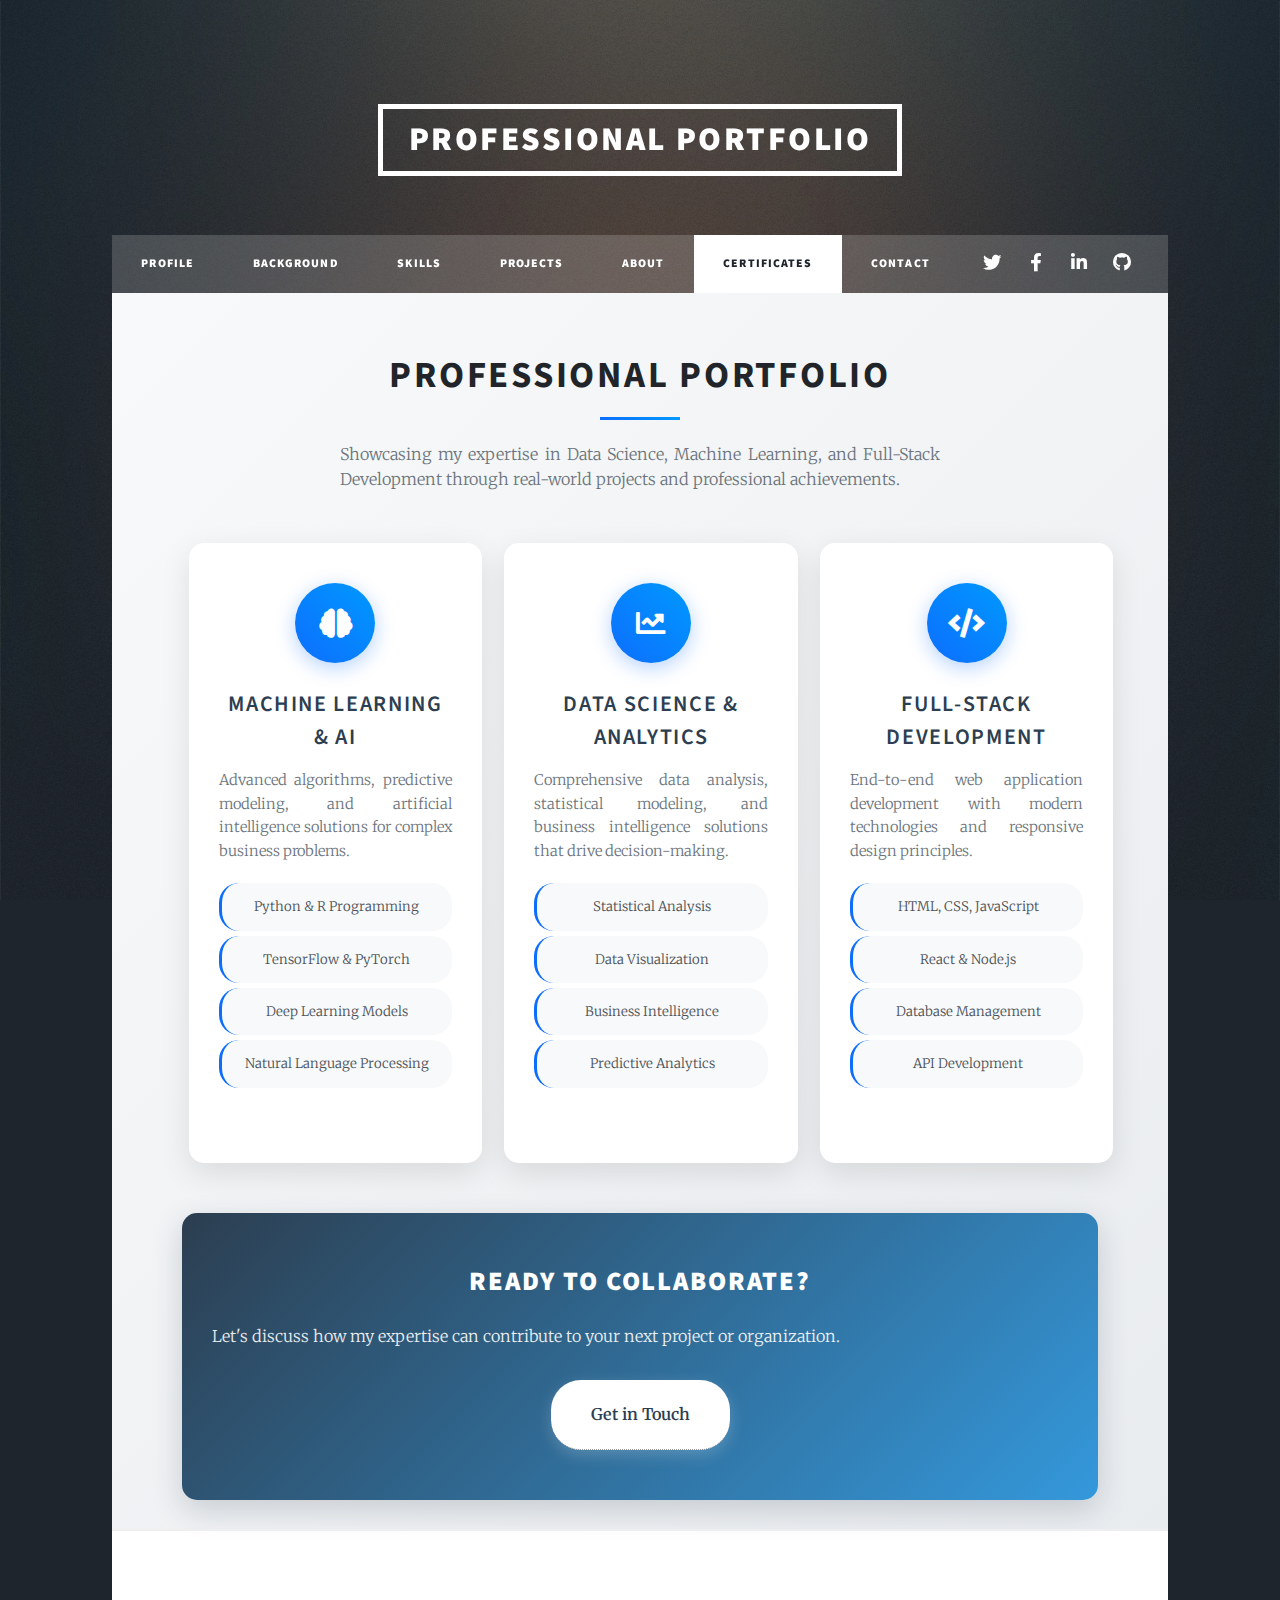
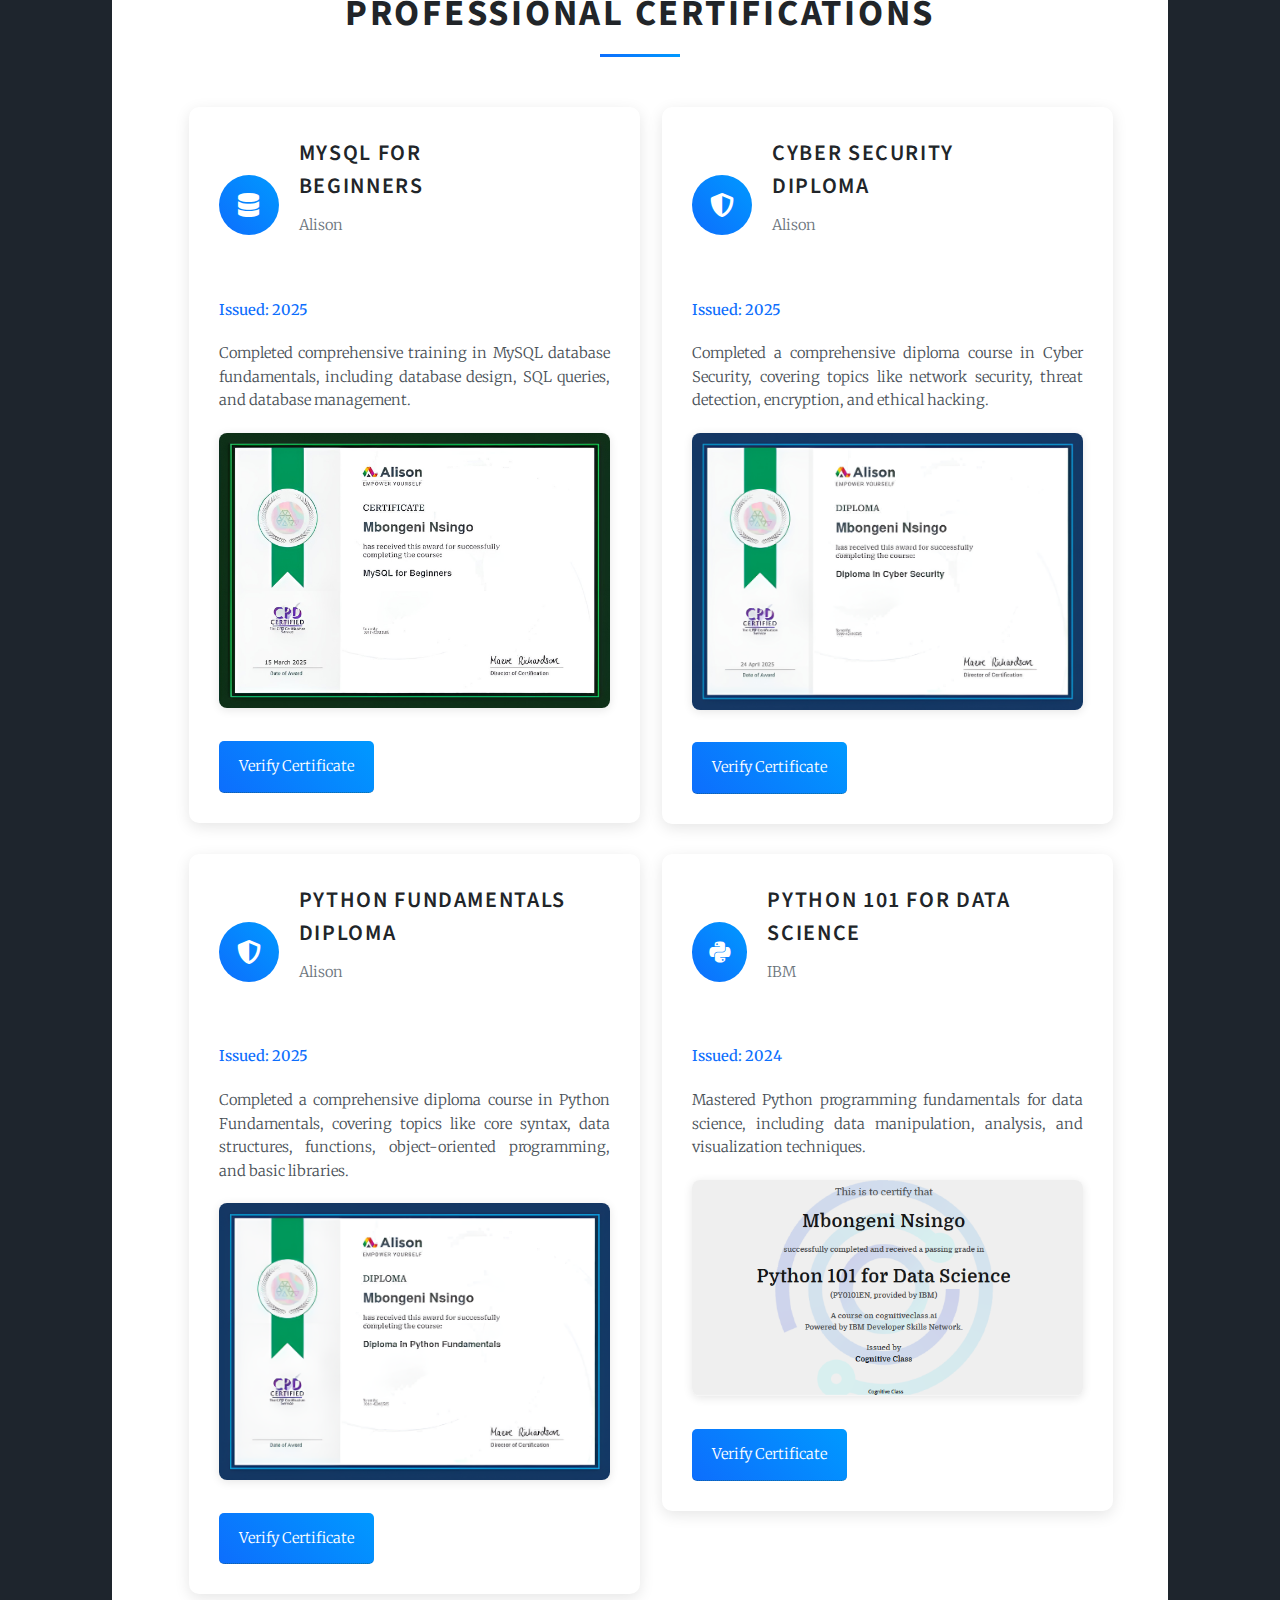
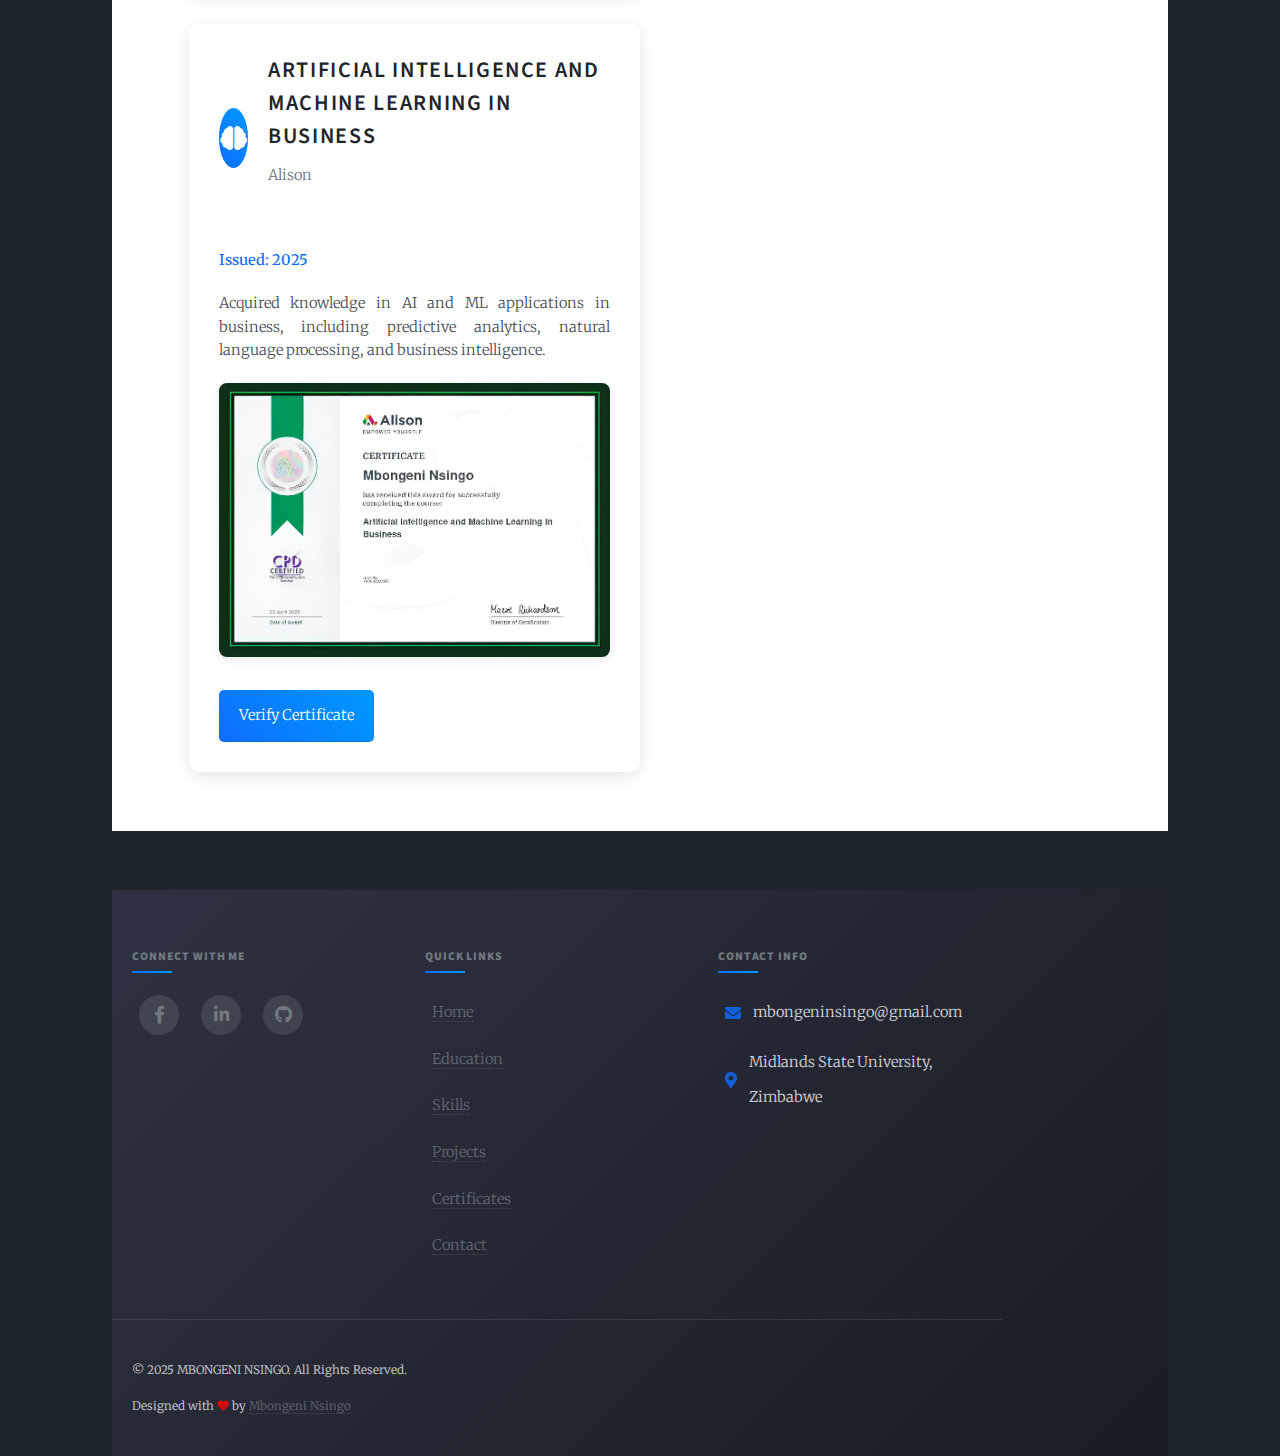
<file: certificates.html>
<!DOCTYPE HTML>
<html>
	<head>
		<title>MBONGENI NSINGO - Professional Certifications</title>
		<meta charset="utf-8" />
		<meta name="viewport" content="width=device-width, initial-scale=1" />
		<link href="https://cdn.jsdelivr.net/npm/bootstrap@5.0.0/dist/css/bootstrap.min.css" rel="stylesheet">
		<link rel="stylesheet" href="https://cdnjs.cloudflare.com/ajax/libs/font-awesome/6.0.0/css/all.min.css" />
		<link rel="stylesheet" href="assets/css/main.css" />
		<link rel="stylesheet" href="assets/css/mobile-responsive.css" />
		<link rel="stylesheet" href="assets/css/mobile-certificates.css" />
		<noscript><link rel="stylesheet" href="assets/css/noscript.css" /></noscript>
		<style>
			/* Certificate Section Styles */
			.certificate-section {
				padding: 80px 0;
			}

			.certificate-card {
				background: #fff;
				border-radius: 10px;
				box-shadow: 0 4px 15px rgba(0, 0, 0, 0.1);
				padding: 30px;
				margin-bottom: 30px;
				transition: transform 0.3s ease;
			}

			.certificate-card:hover {
				transform: translateY(-5px);
			}

			.certificate-header {
				display: flex;
				align-items: center;
				margin-bottom: 20px;
			}

			.certificate-icon {
				width: 60px;
				height: 60px;
				background: linear-gradient(45deg, #0d6efd, #0099ff);
				border-radius: 50%;
				display: flex;
				align-items: center;
				justify-content: center;
				margin-right: 20px;
			}

			.certificate-icon i {
				font-size: 24px;
				color: #fff;
			}

			.certificate-title {
				font-size: 1.5rem;
				font-weight: 600;
				color: #212529;
				margin-bottom: 5px;
			}

			.certificate-issuer {
				color: #6c757d;
				font-size: 1rem;
			}

			.certificate-date {
				color: #0d6efd;
				font-weight: 500;
				margin-bottom: 15px;
			}

			.certificate-description {
				color: #495057;
				line-height: 1.6;
				margin-bottom: 20px;
			}

			.certificate-image {
				width: 100%;
				border-radius: 8px;
				margin-bottom: 20px;
				box-shadow: 0 2px 10px rgba(0, 0, 0, 0.1);
			}

			.verify-btn {
				background: linear-gradient(45deg, #0d6efd, #0099ff);
				color: #fff;
				padding: 8px 20px;
				border-radius: 5px;
				text-decoration: none;
				display: inline-block;
				transition: all 0.3s ease;
			}

			.verify-btn:hover {
				background: linear-gradient(45deg, #0099ff, #0d6efd);
				color: #fff;
				transform: translateY(-2px);
			}

			.section-title {
				text-align: center;
				margin-bottom: 50px;
			}

			.section-title h2 {
				font-size: 2.5rem;
				font-weight: 700;
				color: #212529;
				position: relative;
				padding-bottom: 20px;
			}

			.section-title h2:after {
				content: '';
				position: absolute;
				left: 50%;
				bottom: 0;
				width: 80px;
				height: 3px;
				background: linear-gradient(90deg, #0d6efd, #0099ff);
				transform: translateX(-50%);
			}

			/* Footer Styles */
			#footer {
				background: linear-gradient(135deg, #2e3141, #1a1c25);
				color: #ffffff;
				padding: 4rem 0 2rem;
				margin-top: 4rem;
			}

			.footer-content {
				display: flex;
				flex-wrap: wrap;
				justify-content: space-between;
				gap: 2rem;
				margin-bottom: 3rem;
				max-width: 1200px;
				margin: 0 auto 3rem;
				padding: 0 20px;
			}

			.footer-section {
				flex: 1;
				min-width: 250px;
			}

			.footer-section h3 {
				color: #ffffff;
				font-size: 1.2rem;
				margin-bottom: 1.5rem;
				position: relative;
				padding-bottom: 0.5rem;
			}

			.footer-section h3:after {
				content: '';
				position: absolute;
				left: 0;
				bottom: 0;
				width: 40px;
				height: 2px;
				background: linear-gradient(90deg, #0d6efd, #0099ff);
			}

			.footer-social {
				list-style: none;
				padding: 0;
				margin: 0;
				display: flex;
				gap: 1rem;
			}

			.footer-social a {
				color: #ffffff;
				font-size: 1.2rem;
				transition: all 0.3s ease;
				display: inline-block;
				width: 40px;
				height: 40px;
				line-height: 40px;
				text-align: center;
				background: rgba(255, 255, 255, 0.1);
				border-radius: 50%;
			}

			.footer-social a:hover {
				color: #0d6efd;
				transform: translateY(-3px);
				background: rgba(255, 255, 255, 0.2);
			}

			.footer-links {
				list-style: none;
				padding: 0;
				margin: 0;
			}

			.footer-links li {
				margin-bottom: 0.8rem;
			}

			.footer-links a {
				color: #ffffff;
				text-decoration: none;
				transition: all 0.3s ease;
				opacity: 0.8;
			}

			.footer-links a:hover {
				color: #0d6efd;
				padding-left: 5px;
				opacity: 1;
			}

			.footer-contact {
				list-style: none;
				padding: 0;
				margin: 0;
			}

			.footer-contact li {
				margin-bottom: 1rem;
				display: flex;
				align-items: center;
				gap: 0.8rem;
				opacity: 0.8;
			}

			.footer-contact i {
				color: #0d6efd;
				font-size: 1.1rem;
			}

			.footer-bottom {
				text-align: center;
				padding-top: 2rem;
				border-top: 1px solid rgba(255, 255, 255, 0.1);
				max-width: 1200px;
				margin: 0 auto;
				padding: 2rem 20px 0;
			}

			.footer-bottom p {
				margin: 0.5rem 0;
				color: #ffffff;
				font-size: 0.9rem;
				opacity: 0.8;
			}

			.footer-bottom a {
				color: #0d6efd;
				text-decoration: none;
				transition: all 0.3s ease;
			}

			.footer-bottom a:hover {
				color: #0099ff;
			}

			@media (max-width: 768px) {
				.footer-content {
					flex-direction: column;
					gap: 2rem;
				}

				.footer-section {
					width: 100%;
				}

				.footer-section h3 {
					text-align: center;
				}

				.footer-section h3:after {
					left: 50%;
					transform: translateX(-50%);
				}

				.footer-social {
					justify-content: center;
				}

				.footer-links {
					text-align: center;
				}

				.footer-contact {
					text-align: center;
				}

				.footer-contact li {
					justify-content: center;
				}
			}

			/* Portfolio Section Styles */
			.portfolio-section {
				padding: 80px 0;
				background: linear-gradient(135deg, #f8f9fa, #e9ecef);
			}

			.portfolio-card {
				background: white;
				border-radius: 15px;
				padding: 40px 30px;
				text-align: center;
				box-shadow: 0 10px 30px rgba(0, 0, 0, 0.1);
				transition: all 0.3s ease;
				margin-bottom: 30px;
				height: 100%;
			}

			.portfolio-card:hover {
				transform: translateY(-10px);
				box-shadow: 0 20px 40px rgba(0, 0, 0, 0.15);
			}

			.portfolio-icon {
				width: 80px;
				height: 80px;
				background: linear-gradient(45deg, #0d6efd, #0099ff);
				border-radius: 50%;
				display: flex;
				align-items: center;
				justify-content: center;
				margin: 0 auto 25px;
				box-shadow: 0 5px 20px rgba(13, 110, 253, 0.3);
			}

			.portfolio-icon i {
				font-size: 2rem;
				color: white;
			}

			.portfolio-card h3 {
				font-size: 1.5rem;
				font-weight: 600;
				color: #2c3e50;
				margin-bottom: 15px;
			}

			.portfolio-card p {
				color: #6c757d;
				line-height: 1.6;
				margin-bottom: 20px;
			}

			.portfolio-skills {
				list-style: none;
				padding: 0;
				margin: 0;
			}

			.portfolio-skills li {
				background: #f8f9fa;
				color: #495057;
				padding: 8px 15px;
				margin: 5px 0;
				border-radius: 20px;
				font-size: 0.9rem;
				border-left: 3px solid #0d6efd;
			}

			.portfolio-cta {
				background: linear-gradient(135deg, #2c3e50, #3498db);
				color: white;
				padding: 50px 30px;
				border-radius: 15px;
				text-align: center;
				margin-top: 50px;
				box-shadow: 0 10px 30px rgba(44, 62, 80, 0.2);
			}

			.portfolio-cta h3 {
				font-size: 1.8rem;
				margin-bottom: 15px;
				color: white;
			}

			.portfolio-cta p {
				font-size: 1.1rem;
				margin-bottom: 25px;
				opacity: 0.9;
			}

			.cta-btn {
				background: white;
				color: #2c3e50;
				padding: 15px 40px;
				border-radius: 30px;
				text-decoration: none;
				font-weight: 600;
				font-size: 1.1rem;
				transition: all 0.3s ease;
				display: inline-block;
				box-shadow: 0 5px 15px rgba(255, 255, 255, 0.2);
			}

			.cta-btn:hover {
				background: #f8f9fa;
				transform: translateY(-3px);
				box-shadow: 0 8px 20px rgba(255, 255, 255, 0.3);
				color: #2c3e50;
				text-decoration: none;
			}

			.section-title p {
				font-size: 1.1rem;
				color: #6c757d;
				max-width: 600px;
				margin: 0 auto;
				line-height: 1.6;
			}
		</style>
	</head>
	<body class="is-preload">
		<!-- Wrapper -->
		<div id="wrapper" class="fade-in">
			<!-- Header -->
			<header id="header">
				<a href="index.html" class="logo">Professional Portfolio</a>
			</header>

			<!-- Nav -->
			<nav id="nav">
				<ul class="links">
					<li><a href="index.html">PROFILE</a></li>
					<li><a href="index.html#education">BACKGROUND</a></li>
					<li><a href="skills.html">SKILLS</a></li>
					<li><a href="index.html#projects-showcase">PROJECTS</a></li>
					<li><a href="index.html#about">ABOUT</a></li>
					<li class="active"><a href="certificates.html">CERTIFICATES</a></li>
					<li><a href="contact.html">CONTACT</a></li>
				</ul>
				<ul class="icons">
					<li><a href="#" class="icon brands fa-twitter"><span class="label">Twitter</span></a></li>
					<li><a href="https://www.facebook.com/profile.php?id=100078032067756" class="icon brands fa-facebook-f"><span class="label">Facebook</span></a></li>
					<li><a href="https://www.linkedin.com/in/mbongeni-nsingo-456912291" class="icon brands fa-linkedin-in"><span class="label">LinkedIn</span></a></li>
					<li><a href="https://github.com/mboecreator" class="icon brands fa-github"><span class="label">GitHub</span></a></li>
				</ul>
			</nav>

			<!-- Main -->
			<div id="main">
				<!-- Professional Portfolio Section -->
				<section class="portfolio-section">
					<div class="container">
						<div class="section-title">
							<h2>Professional Portfolio</h2>
							<p>Showcasing my expertise in Data Science, Machine Learning, and Full-Stack Development through real-world projects and professional achievements.</p>
						</div>
						<div class="row">
							<div class="col-lg-4">
								<div class="portfolio-card">
									<div class="portfolio-icon">
										<i class="fas fa-brain"></i>
									</div>
									<h3>Machine Learning & AI</h3>
									<p>Advanced algorithms, predictive modeling, and artificial intelligence solutions for complex business problems.</p>
									<ul class="portfolio-skills">
										<li>Python & R Programming</li>
										<li>TensorFlow & PyTorch</li>
										<li>Deep Learning Models</li>
										<li>Natural Language Processing</li>
									</ul>
								</div>
							</div>
							<div class="col-lg-4">
								<div class="portfolio-card">
									<div class="portfolio-icon">
										<i class="fas fa-chart-line"></i>
									</div>
									<h3>Data Science & Analytics</h3>
									<p>Comprehensive data analysis, statistical modeling, and business intelligence solutions that drive decision-making.</p>
									<ul class="portfolio-skills">
										<li>Statistical Analysis</li>
										<li>Data Visualization</li>
										<li>Business Intelligence</li>
										<li>Predictive Analytics</li>
									</ul>
								</div>
							</div>
							<div class="col-lg-4">
								<div class="portfolio-card">
									<div class="portfolio-icon">
										<i class="fas fa-code"></i>
									</div>
									<h3>Full-Stack Development</h3>
									<p>End-to-end web application development with modern technologies and responsive design principles.</p>
									<ul class="portfolio-skills">
										<li>HTML, CSS, JavaScript</li>
										<li>React & Node.js</li>
										<li>Database Management</li>
										<li>API Development</li>
									</ul>
								</div>
							</div>
						</div>
						<div class="portfolio-cta">
							<h3>Ready to Collaborate?</h3>
							<p>Let's discuss how my expertise can contribute to your next project or organization.</p>
							<a href="contact.html" class="cta-btn">Get in Touch</a>
						</div>
					</div>
				</section>

				<section class="certificate-section">
					<div class="container">
						<div class="section-title">
							<h2>Professional Certifications</h2>
						</div>
						<div class="row">
							<!-- MySQL Certificate -->
							<div class="col-lg-6">
								<div class="certificate-card">
									<div class="certificate-header">
										<div class="certificate-icon">
											<i class="fas fa-database"></i>
										</div>
										<div>
											<h3 class="certificate-title">MySQL for <br> Beginners</h3>
											<p class="certificate-issuer">Alison</p>
										</div>
									</div>
									<p class="certificate-date">Issued: 2025</p>
									<p class="certificate-description">
										Completed comprehensive training in MySQL database fundamentals, including database design, SQL queries, and database management.
									</p>
									<img src="images/MySql.jpg" alt="MySQL Certificate" class="certificate-image">
									<a href="https://alison.com/certification/check/_2d9c2f6d-0b0c-4f0a-9b0a-0b0c4f0a9b0a" class="verify-btn" target="_blank" rel="noopener noreferrer">Verify Certificate</a>
								</div>
							</div>


							<div class="col-lg-6">
								<div class="certificate-card">
									<div class="certificate-header">
										<div class="certificate-icon">
											<i class="fas fa-shield-alt"></i>
										</div>
										<div>
											<h3 class="certificate-title">Cyber Security <br> Diploma</h3>
											<p class="certificate-issuer">Alison</p>
										</div>
									</div>
									<p class="certificate-date">Issued: 2025</p>
									<p class="certificate-description">
										Completed a comprehensive diploma course in Cyber Security, covering topics like network security, threat detection, encryption, and ethical hacking.
									</p>
									<img src="images/CyberSecurity-2.jpg" alt="Cyber Security Diploma" class="certificate-image">
									<a href="https://alison.com/certification/check/_2d9c2f6d-0b0c-4f0a-9b0a-0b0c4f0a9b0a" class="verify-btn" target="_blank" rel="noopener noreferrer">Verify Certificate</a>
								</div>
							</div>
							
							<div class="col-lg-6">
								<div class="certificate-card">
								  <div class="certificate-header">
									<div class="certificate-icon">
									  <i class="fas fa-shield-alt"></i>
									</div>
									<div>
									  <h3 class="certificate-title">Python Fundamentals <br> Diploma</h3>
									  <p class="certificate-issuer">Alison</p>
									</div>
								  </div>
								  <p class="certificate-date">Issued: 2025</p>
								  <p class="certificate-description">
									Completed a comprehensive diploma course in Python Fundamentals, covering topics like core syntax, data structures, functions, object-oriented programming, and basic libraries.
								  </p>
								  <img src="images/PythonFundamentals (1).png" alt="Python Fundamentals Diploma" class="certificate-image">
								  <a href="https://alison.com/certification/check/_2d9c2f6d-0b0c-4f0a-9b0a-0b0c4f0a9b0a" class="verify-btn" target="_blank" rel="noopener noreferrer">Verify Certificate</a>
								</div>
							  </div>
							  

							<!-- Python Certificate -->
							<div class="col-lg-6">
								<div class="certificate-card">
									<div class="certificate-header">
										<div class="certificate-icon">
											<i class="fab fa-python"></i>
										</div>
										<div>
											<h3 class="certificate-title">Python 101 for Data Science</h3>
											<p class="certificate-issuer">IBM</p>
										</div>
									</div>
									<p class="certificate-date">Issued: 2024</p>
									<p class="certificate-description">
										Mastered Python programming fundamentals for data science, including data manipulation, analysis, and visualization techniques.
									</p>
									<img src="images/python.png" alt="Python Certificate" class="certificate-image">
									<a href="https://www.credly.com/badges/YOUR-BADGE-ID" class="verify-btn" target="_blank" rel="noopener noreferrer">Verify Certificate</a>
								</div>
							</div>

							<!-- AI & ML Certificate -->
							<div class="col-lg-6">
								<div class="certificate-card">
									<div class="certificate-header">
										<div class="certificate-icon">
											<i class="fas fa-brain"></i>
										</div>
										<div>
											<h3 class="certificate-title">Artificial Intelligence and Machine Learning in Business</h3>
											<p class="certificate-issuer">Alison</p>
										</div>
									</div>
									<p class="certificate-date">Issued: 2025</p>
									<p class="certificate-description">
										Acquired knowledge in AI and ML applications in business, including predictive analytics, natural language processing, and business intelligence.
									</p>
									<img src="images/Artificial Intelligence.jpg" alt="AI & ML Certificate" class="certificate-image">
									<a href="https://alison.com/certification/check/_2d9c2f6d-0b0c-4f0a-9b0a-0b0c4f0a9b0a" class="verify-btn" target="_blank" rel="noopener noreferrer">Verify Certificate</a>
								</div>
							</div>
						</div>
					</div>
				</section>
			</div>

			<!-- Footer -->
			<footer id="footer">
				<div class="inner">
					<div class="footer-content">
						<div class="footer-section">
							<h3>Connect With Me</h3>
							<ul class="footer-social">
								<li><a href="https://www.facebook.com/profile.php?id=100078032067756" class="icon brands fa-facebook-f"><span class="label">Facebook</span></a></li>
								<li><a href="https://www.linkedin.com/in/mbongeni-nsingo-456912291" class="icon brands fa-linkedin-in"><span class="label">LinkedIn</span></a></li>
								<li><a href="https://github.com/mboecreator" class="icon brands fa-github"><span class="label">GitHub</span></a></li>
							</ul>
						</div>
						<div class="footer-section">
							<h3>Quick Links</h3>
							<ul class="footer-links">
								<li><a href="index.html">Home</a></li>
								<li><a href="index.html#education">Education</a></li>
								<li><a href="skills.html">Skills</a></li>
								<li><a href="index.html#projects-showcase">Projects</a></li>
								<li><a href="certificates.html">Certificates</a></li>
								<li><a href="contact.html">Contact</a></li>
							</ul>
						</div>
						<div class="footer-section">
							<h3>Contact Info</h3>
							<ul class="footer-contact">
								<li><i class="fas fa-envelope"></i> mbongeninsingo@gmail.com</li>
								<li><i class="fas fa-map-marker-alt"></i> Midlands State University, Zimbabwe</li>
							</ul>
						</div>
					</div>
					<div class="footer-bottom">
						<p>&copy; 2025 MBONGENI NSINGO. All Rights Reserved.</p>
						<p>Designed with <i class="fas fa-heart" style="color: #ff0000;"></i> by <a href="#">Mbongeni Nsingo</a></p>
					</div>
				</div>
			</footer>
		</div>

		<!-- Scripts -->
		<script src="assets/js/jquery.min.js"></script>
		<script src="assets/js/jquery.scrollex.min.js"></script>
		<script src="assets/js/jquery.scrolly.min.js"></script>
		<script src="assets/js/browser.min.js"></script>
		<script src="assets/js/breakpoints.min.js"></script>
		<script src="assets/js/util.js"></script>
		<script src="assets/js/main.js"></script>
		<script src="assets/js/mobile-menu.js"></script>
		<script src="https://cdn.jsdelivr.net/npm/bootstrap@5.0.0/dist/js/bootstrap.bundle.min.js"></script>
	</body>
</html>
</file>
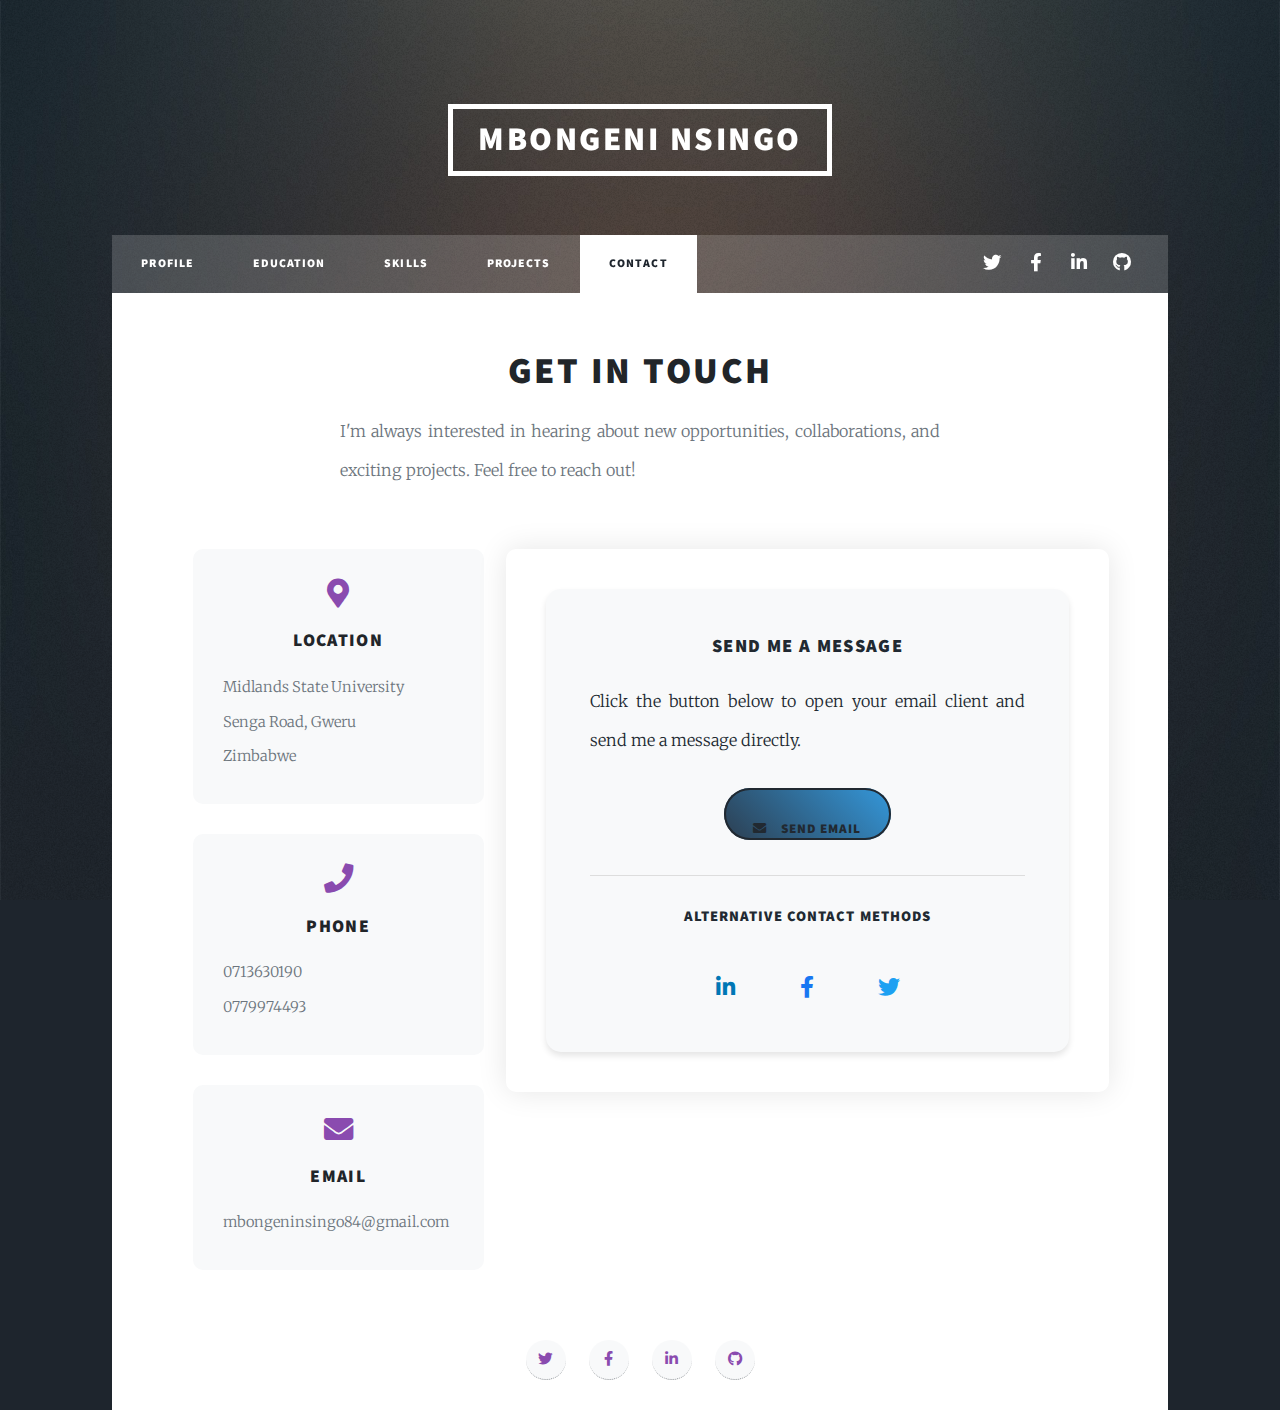
<file: contact.html>
<!DOCTYPE HTML>
<html>
	<head>
		<title>Contact - MBONGENI NSINGO</title>
		<meta charset="utf-8" />
		<meta name="viewport" content="width=device-width, initial-scale=1" />
		<link href="https://cdn.jsdelivr.net/npm/bootstrap@5.0.0/dist/css/bootstrap.min.css" rel="stylesheet">
		<link rel="stylesheet" href="https://cdnjs.cloudflare.com/ajax/libs/font-awesome/6.0.0/css/all.min.css" />
		<link rel="stylesheet" href="assets/css/main.css" />
		<link rel="stylesheet" href="assets/css/contact.css" />
		<noscript><link rel="stylesheet" href="assets/css/noscript.css" /></noscript>
	</head>
	<body class="is-preload">
		<!-- Wrapper -->
		<div id="wrapper">
			<!-- Header -->
			<header id="header">
				<a href="index.html" class="logo">MBONGENI NSINGO</a>
			</header>

			<!-- Nav -->
			<nav id="nav">
				<ul class="links">
					<li><a href="index.html">PROFILE</a></li>
					<li><a href="index.html#education">EDUCATION</a></li>
					<li><a href="index.html#skills">SKILLS</a></li>
					<li><a href="index.html#projects-showcase">PROJECTS</a></li>
					<li class="active"><a href="contact.html">CONTACT</a></li>
				</ul>
				<ul class="icons">
					<li><a href="#" class="icon brands fa-twitter"><span class="label">Twitter</span></a></li>
					<li><a href="https://www.facebook.com/profile.php?id=100078032067756" class="icon brands fa-facebook-f"><span class="label">Facebook</span></a></li>
					<li><a href="https://www.linkedin.com/in/mbongeni-nsingo-456912291" class="icon brands fa-linkedin-in"><span class="label">LinkedIn</span></a></li>
					<li><a href="#" class="icon brands fa-github"><span class="label">GitHub</span></a></li>
				</ul>
			</nav>

			<!-- Main -->
			<div id="main">
				<section class="contact-page">
					<div class="contact-container">
						<div class="contact-header">
							<h1>Get in Touch</h1>
							<p>I'm always interested in hearing about new opportunities, collaborations, and exciting projects. Feel free to reach out!</p>
						</div>

						<div class="row">
							<!-- Contact Information -->
							<div class="col-lg-4">
								<div class="contact-info-card text-center">
									<i class="fas fa-map-marker-alt"></i>
									<h3>Location</h3>
									<p>Midlands State University<br>Senga Road, Gweru<br>Zimbabwe</p>
								</div>
								<div class="contact-info-card text-center">
									<i class="fas fa-phone"></i>
									<h3>Phone</h3>
									<p>0713630190<br>0779974493</p>
								</div>
								<div class="contact-info-card text-center">
									<i class="fas fa-envelope"></i>
									<h3>Email</h3>
									<p>mbongeninsingo84@gmail.com</p>
								</div>
							</div>

							<!-- Contact Form -->
							<div class="col-lg-8">
								<div class="contact-form">
									<div class="direct-email-section" style="text-align: center; padding: 3rem; background: #f8f9fa; border-radius: 15px; box-shadow: 0 4px 6px rgba(0, 0, 0, 0.1);">
										<h3 style="margin-bottom: 1.5rem;">Send Me a Message</h3>
										<p style="font-size: 1.1rem; margin-bottom: 2rem;">
											Click the button below to open your email client and send me a message directly.
										</p>
										<a href="mailto:mbongeninsingo@gmail.com?subject=Contact from Portfolio Website" class="button large" style="background: linear-gradient(45deg, #2c3e50, #3498db); color: white; padding: 1rem 2rem; border-radius: 30px; text-decoration: none; display: inline-block; transition: transform 0.3s ease;">
											<i class="fas fa-envelope" style="margin-right: 10px;"></i> Send Email
										</a>
										
										<div class="alternative-contact" style="margin-top: 2rem; padding-top: 2rem; border-top: 1px solid #ddd;">
											<h4 style="margin-bottom: 1rem;">Alternative Contact Methods</h4>
											<div class="social-links" style="display: flex; justify-content: center; gap: 1.5rem;">
												<a href="https://www.linkedin.com/in/mbongeni-nsingo-456912291" class="icon brands fa-linkedin-in" style="font-size: 1.5rem; color: #0077b5;"></a>
												<a href="https://www.facebook.com/profile.php?id=100078032067756" class="icon brands fa-facebook-f" style="font-size: 1.5rem; color: #1877f2;"></a>
												<a href="#" class="icon brands fa-twitter" style="font-size: 1.5rem; color: #1da1f2;"></a>
											</div>
										</div>
									</div>
								</div>
							</div>
						</div>

						<!-- Social Links -->
						<div class="social-links">
							<a href="#"><i class="fab fa-twitter"></i></a>
							<a href="https://www.facebook.com/profile.php?id=100078032067756"><i class="fab fa-facebook-f"></i></a>
							<a href="https://www.linkedin.com/in/mbongeni-nsingo-456912291"><i class="fab fa-linkedin-in"></i></a>
							<a href="https://github.com/mboecreator"><i class="fab fa-github"></i></a>
						</div>
					</div>
				</section>
			</div>
		</div>

		<!-- Scripts -->
		<script src="https://code.jquery.com/jquery-3.6.0.min.js"></script>
		<script src="assets/js/jquery.scrollex.min.js"></script>
		<script src="assets/js/jquery.scrolly.min.js"></script>
		<script src="assets/js/browser.min.js"></script>
		<script src="assets/js/breakpoints.min.js"></script>
		<script src="assets/js/util.js"></script>
		<script src="assets/js/main.js"></script>
		<script src="https://cdn.jsdelivr.net/npm/bootstrap@5.0.0/dist/js/bootstrap.bundle.min.js"></script>
		<script>
			$(document).ready(function() {
				$('#contactForm').on('submit', function(e) {
					e.preventDefault();
					
					$.ajax({
						type: 'POST',
						url: 'send_email.php',
						data: $(this).serialize(),
						dataType: 'json',
						success: function(response) {
							$('#formMessage').html(response.message)
								.removeClass('alert-danger alert-success')
								.addClass(response.success ? 'alert-success' : 'alert-danger')
								.show();
							
							if (response.success) {
								$('#contactForm')[0].reset();
							}
						},
						error: function() {
							$('#formMessage').html('An error occurred. Please try again later.')
								.removeClass('alert-success')
								.addClass('alert-danger')
								.show();
						}
					});
				});
			});
		</script>
	</body>
</html>
</file>
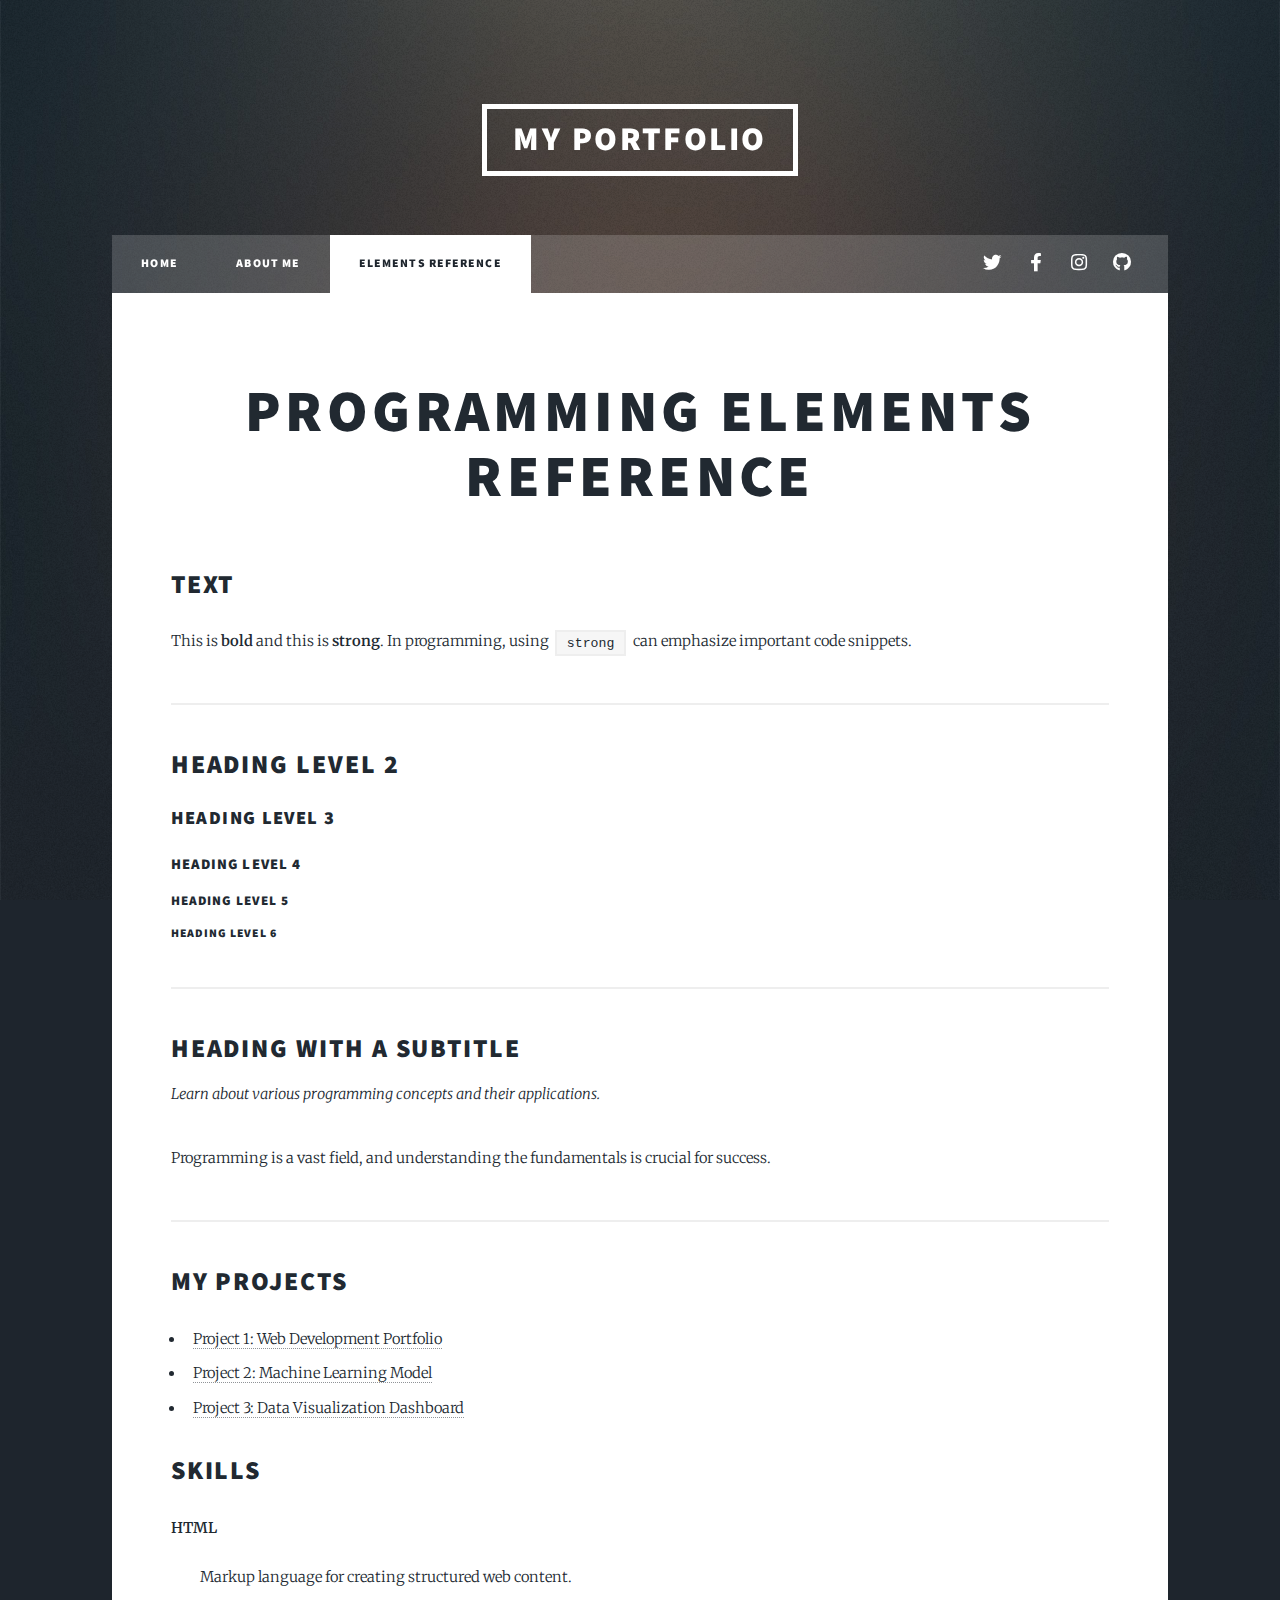
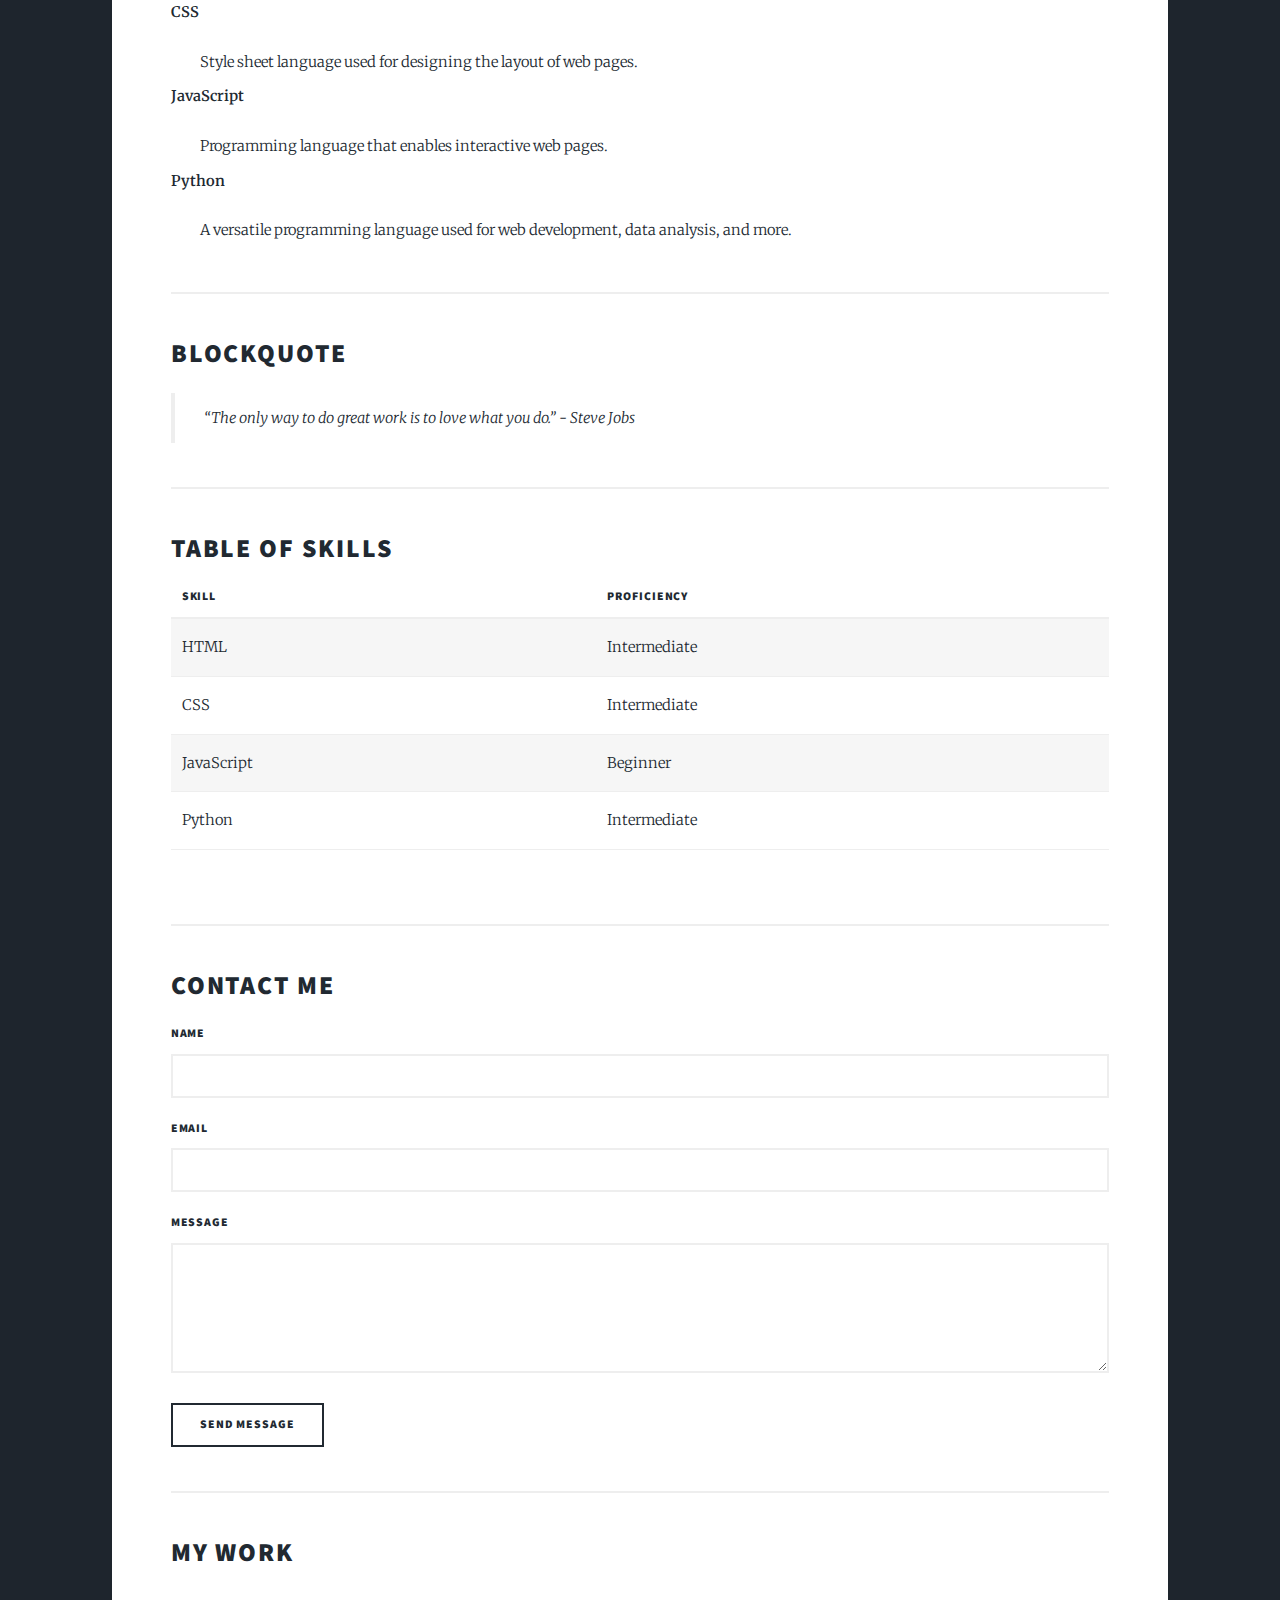
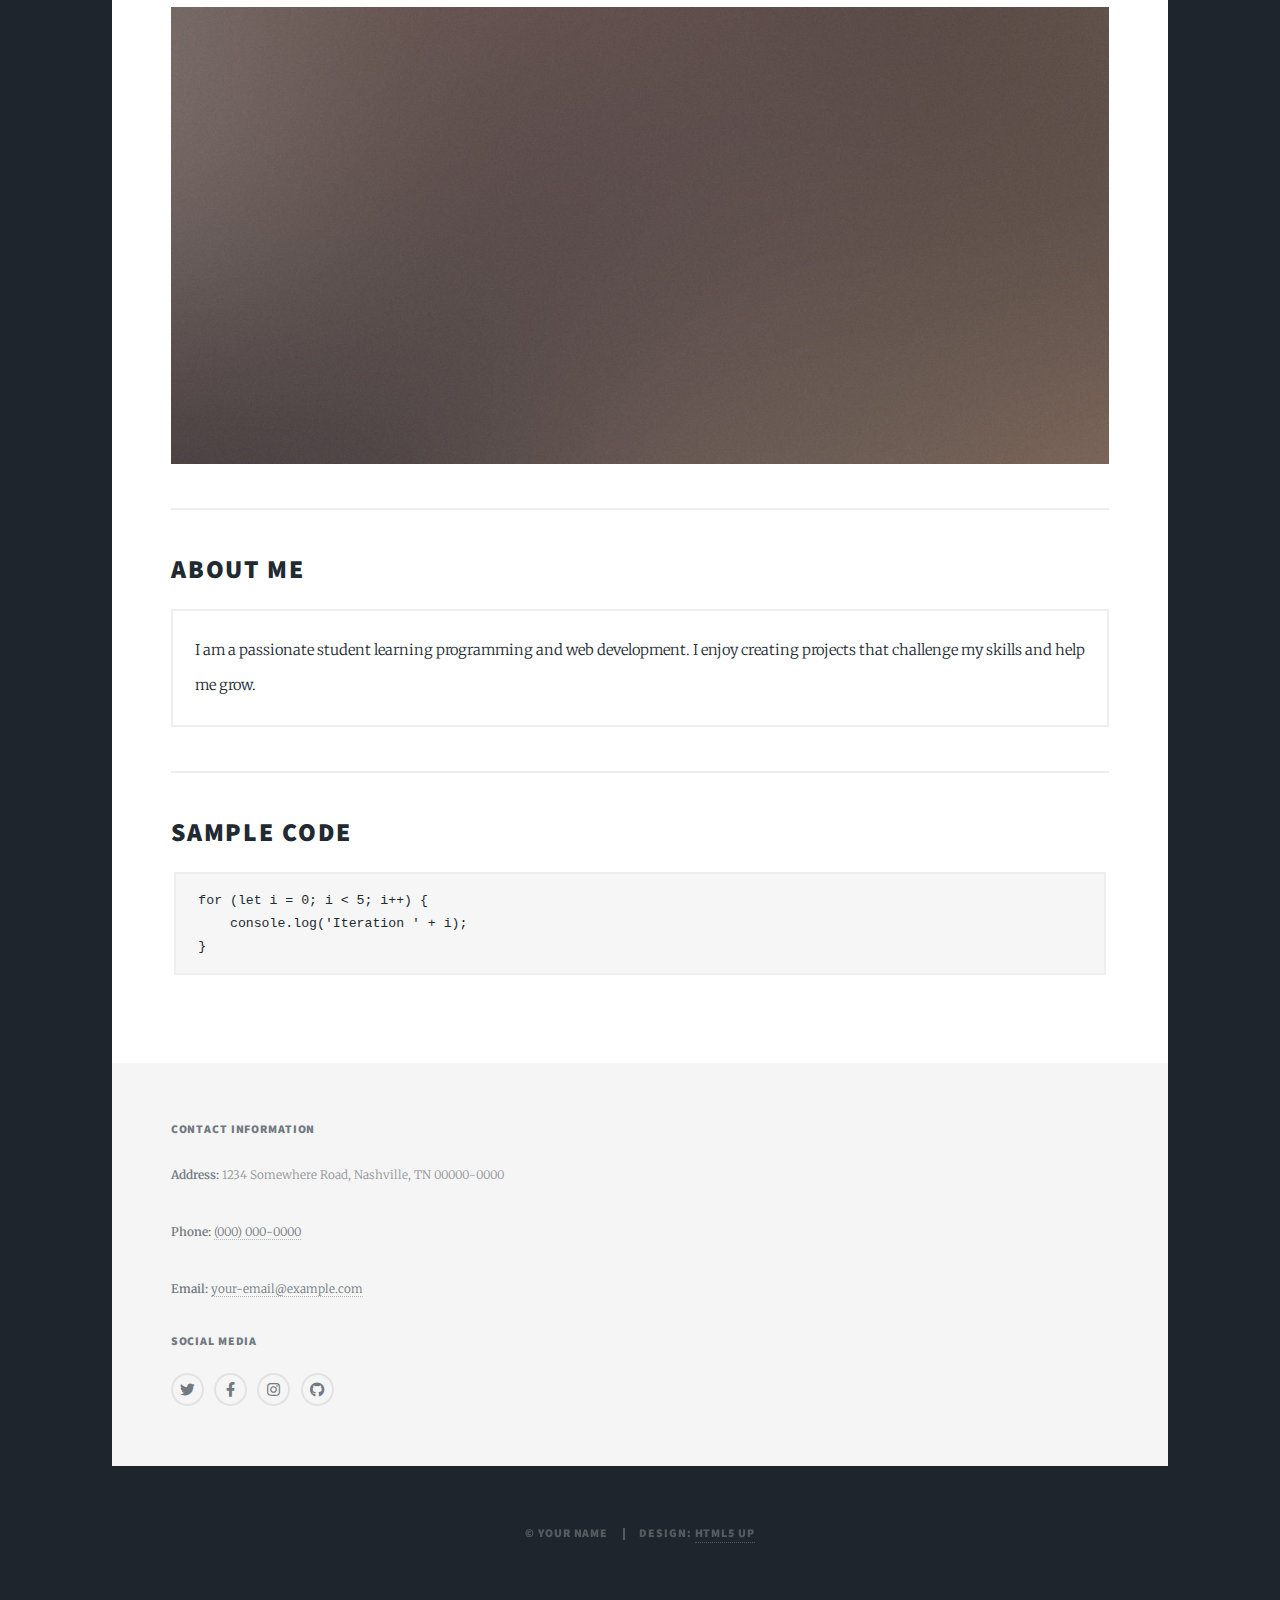
<file: elements.html>
<!DOCTYPE HTML>
<html>
<head>
    <title>My Programming Elements Reference</title>
    <meta charset="utf-8" />
    <meta name="viewport" content="width=device-width, initial-scale=1, user-scalable=no" />
    <link rel="stylesheet" href="assets/css/main.css" />
    <noscript><link rel="stylesheet" href="assets/css/noscript.css" /></noscript>
</head>
<body class="is-preload">

    <!-- Wrapper -->
    <div id="wrapper">

        <!-- Header -->
        <header id="header">
            <a href="index.html" class="logo">My Portfolio</a>
        </header>

        <!-- Nav -->
        <nav id="nav">
            <ul class="links">
                <li><a href="index.html">Home</a></li>
                <li><a href="generic.html">About Me</a></li>
                <li class="active"><a href="elements.html">Elements Reference</a></li>
            </ul>
            <ul class="icons">
                <li><a href="#" class="icon brands fa-twitter"><span class="label">Twitter</span></a></li>
                <li><a href="#" class="icon brands fa-facebook-f"><span class="label">Facebook</span></a></li>
                <li><a href="#" class="icon brands fa-instagram"><span class="label">Instagram</span></a></li>
                <li><a href="#" class="icon brands fa-github"><span class="label">GitHub</span></a></li>
            </ul>
        </nav>

        <!-- Main -->
        <div id="main">

            <!-- Post -->
            <section class="post">
                <header class="major">
                    <h1>Programming Elements Reference</h1>
                </header>

                <!-- Text stuff -->
                <h2>Text</h2>
                <p>This is <b>bold</b> and this is <strong>strong</strong>. In programming, using <code>strong</code> can emphasize important code snippets.</p>
                <hr />
                <h2>Heading Level 2</h2>
                <h3>Heading Level 3</h3>
                <h4>Heading Level 4</h4>
                <h5>Heading Level 5</h5>
                <h6>Heading Level 6</h6>
                <hr />
                <header>
                    <h2>Heading with a Subtitle</h2>
                    <p>Learn about various programming concepts and their applications.</p>
                </header>
                <p>Programming is a vast field, and understanding the fundamentals is crucial for success.</p>

                <hr />

                <!-- Lists -->
                <h2>My Projects</h2>
                <ul>
                    <li><a href="project1.html">Project 1: Web Development Portfolio</a></li>
                    <li><a href="project2.html">Project 2: Machine Learning Model</a></li>
                    <li><a href="project3.html">Project 3: Data Visualization Dashboard</a></li>
                </ul>

                <h2>Skills</h2>
                <dl>
                    <dt>HTML</dt>
                    <dd>Markup language for creating structured web content.</dd>
                    <dt>CSS</dt>
                    <dd>Style sheet language used for designing the layout of web pages.</dd>
                    <dt>JavaScript</dt>
                    <dd>Programming language that enables interactive web pages.</dd>
                    <dt>Python</dt>
                    <dd>A versatile programming language used for web development, data analysis, and more.</dd>
                </dl>

                <hr />

                <!-- Blockquote -->
                <h2>Blockquote</h2>
                <blockquote>“The only way to do great work is to love what you do.” - Steve Jobs</blockquote>

                <hr />

                <!-- Table -->
                <h2>Table of Skills</h2>
                <div class="table-wrapper">
                    <table>
                        <thead>
                            <tr>
                                <th>Skill</th>
                                <th>Proficiency</th>
                            </tr>
                        </thead>
                        <tbody>
                            <tr>
                                <td>HTML</td>
                                <td>Intermediate</td>
                            </tr>
                            <tr>
                                <td>CSS</td>
                                <td>Intermediate</td>
                            </tr>
                            <tr>
                                <td>JavaScript</td>
                                <td>Beginner</td>
                            </tr>
                            <tr>
                                <td>Python</td>
                                <td>Intermediate</td>
                            </tr>
                        </tbody>
                    </table>
                </div>

                <hr />

                <!-- Form -->
                <h2>Contact Me</h2>
                <form method="post" action="#">
                    <div class="fields">
                        <div class="field">
                            <label for="name">Name</label>
                            <input type="text" name="name" id="name" />
                        </div>
                        <div class="field">
                            <label for="email">Email</label>
                            <input type="email" name="email" id="email" />
                        </div>
                        <div class="field">
                            <label for="message">Message</label>
                            <textarea name="message" id="message" rows="3"></textarea>
                        </div>
                    </div>
                    <ul class="actions">
                        <li><input type="submit" value="Send Message" /></li>
                    </ul>
                </form>

                <hr />

                <!-- Image -->
                <h2>My Work</h2>
                <span class="image fit"><img src="images/pic01.jpg" alt="My Work" /></span>

                <hr />

                <!-- Box -->
                <h2>About Me</h2>
                <div class="box">
                    <p>I am a passionate student learning programming and web development. I enjoy creating projects that challenge my skills and help me grow.</p>
                </div>

                <hr />

                <!-- Preformatted Code -->
                <h2>Sample Code</h2>
                <pre><code>for (let i = 0; i < 5; i++) {
    console.log('Iteration ' + i);
}</code></pre>

            </section>

        </div>

        <!-- Footer -->
        <footer id="footer">
            <section>
                <h3>Contact Information</h3>
                <p><strong>Address:</strong> 1234 Somewhere Road, Nashville, TN 00000-0000</p>
                <p><strong>Phone:</strong> <a href="tel:0000000000">(000) 000-0000</a></p>
                <p><strong>Email:</strong> <a href="mailto:your-email@example.com">your-email@example.com</a></p>
                <h3>Social Media</h3>
                <ul class="icons alt">
                    <li><a href="#" class="icon brands alt fa-twitter"><span class="label">Twitter</span></a></li>
                    <li><a href="#" class="icon brands alt fa-facebook-f"><span class="label">Facebook</span></a></li>
                    <li><a href="#" class="icon brands alt fa-instagram"><span class="label">Instagram</span></a></li>
                    <li><a href="#" class="icon brands alt fa-github"><span class="label">GitHub</span></a></li>
                </ul>
            </section>
        </footer>

        <!-- Copyright -->
        <div id="copyright">
            <ul><li>&copy; Your Name</li><li>Design: <a href="https://html5up.net">HTML5 UP</a></li></ul>
        </div>

    </div>

    <!-- Scripts -->
    <script src="assets/js/jquery.min.js"></script>
    <script src="assets/js/jquery.scrollex.min.js"></script>
    <script src="assets/js/jquery.scrolly.min.js"></script>
    <script src="assets/js/browser.min.js"></script>
    <script src="assets/js/breakpoints.min.js"></script>
    <script src="assets/js/util.js"></script>
    <script src="assets/js/main.js"></script>

</body>
</html>
</file>
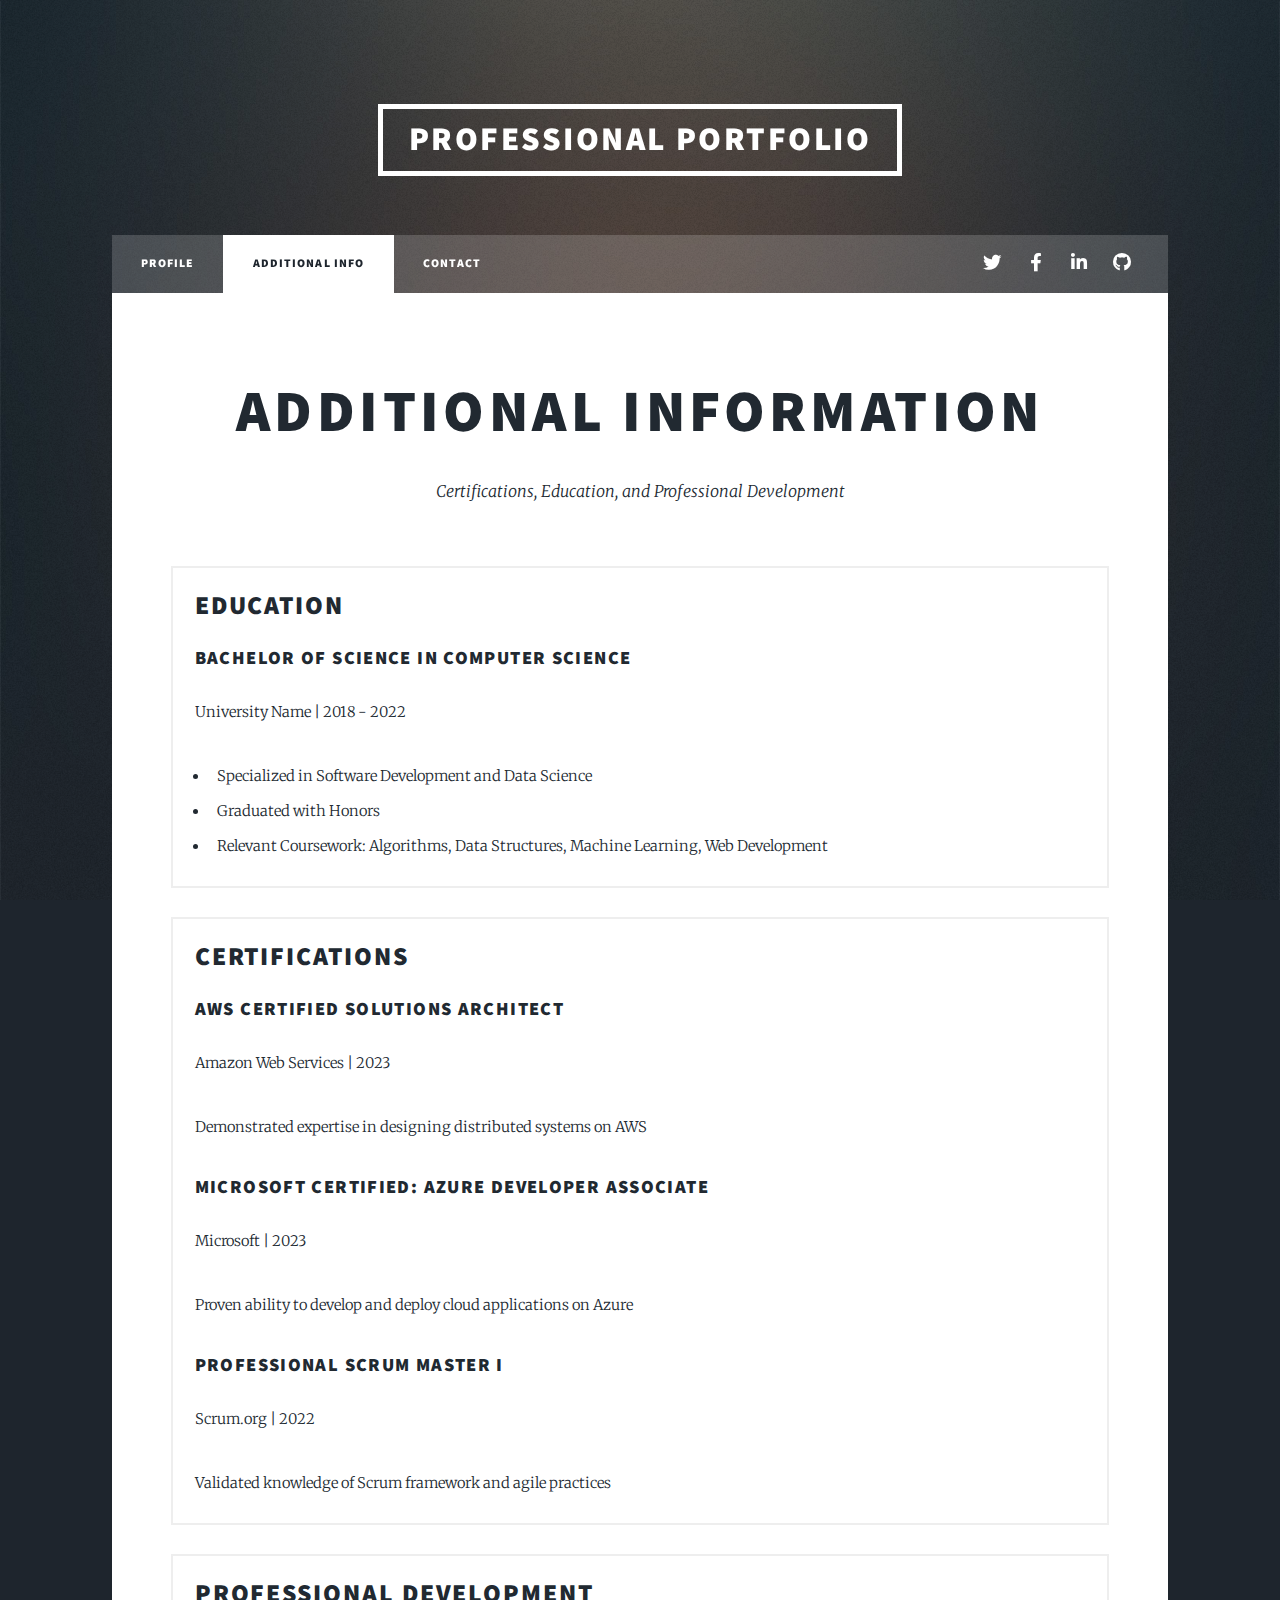
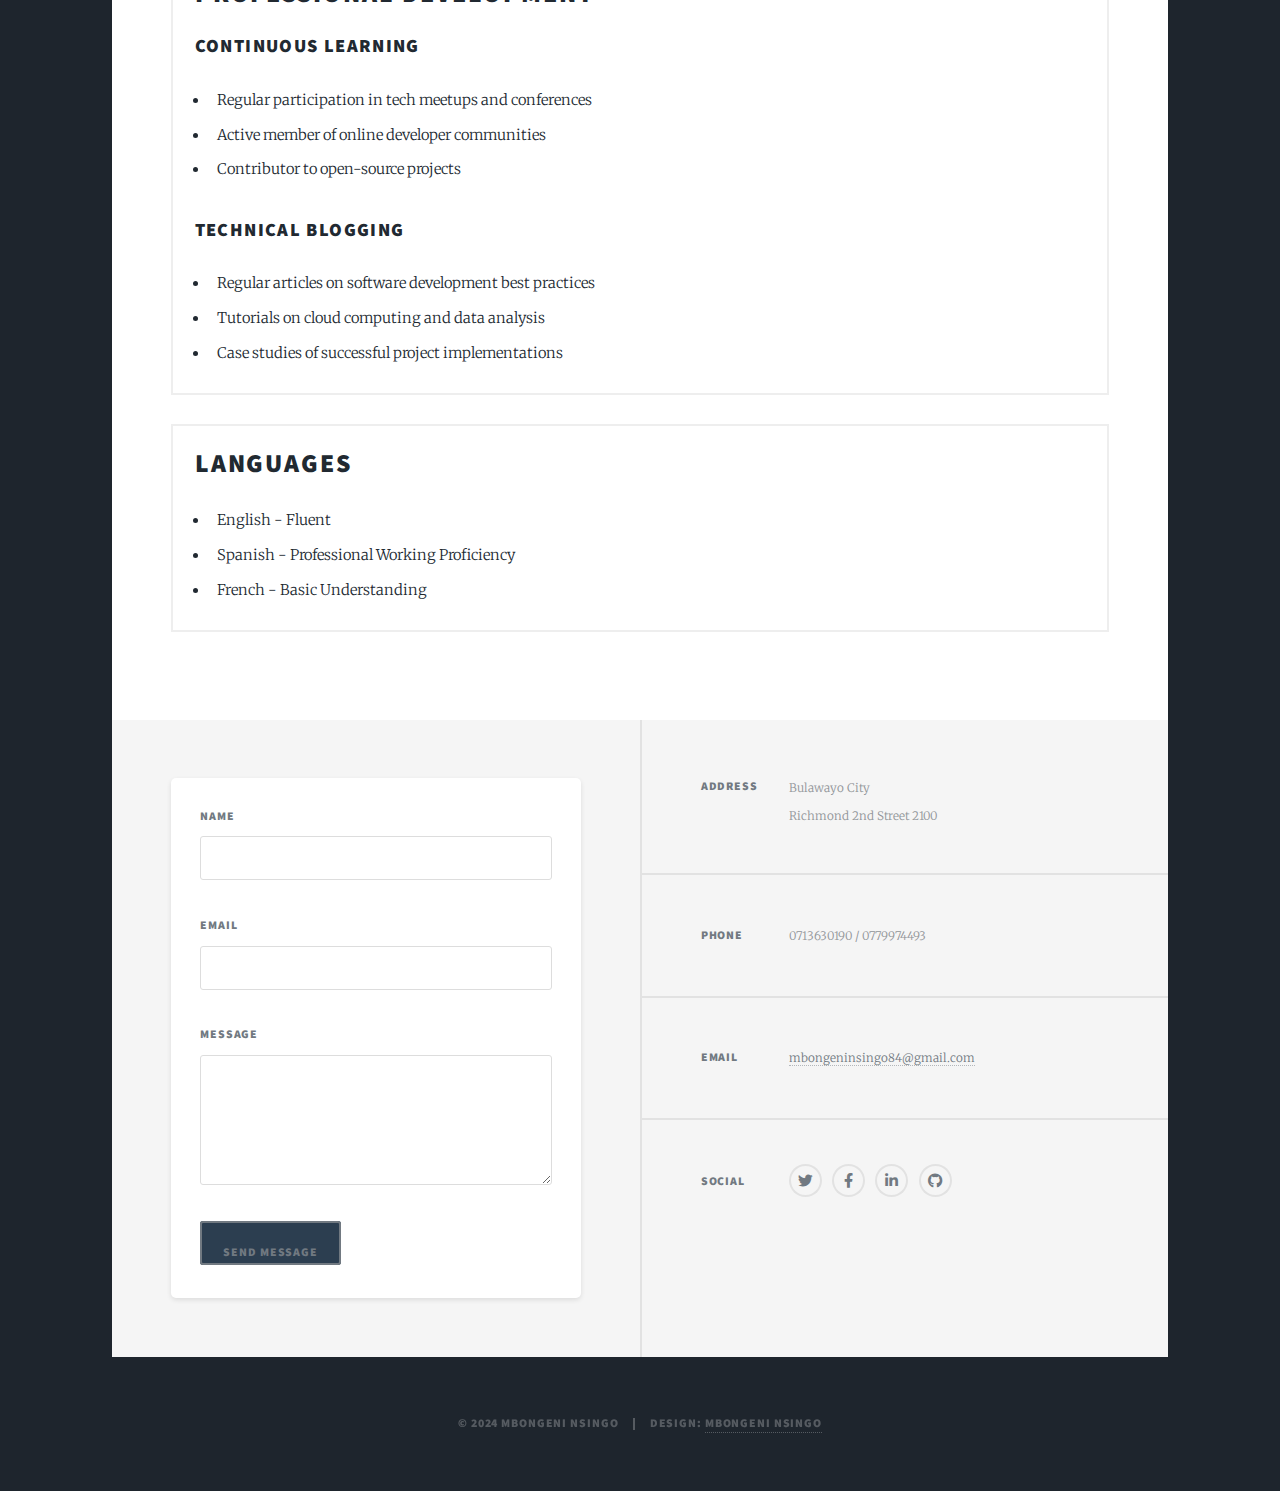
<file: generic.html>
<!DOCTYPE HTML>
<html>
<head>
    <title>MBONGENI NSINGO - Additional Information</title>
    <meta charset="utf-8" />
    <meta name="viewport" content="width=device-width, initial-scale=1" />
    <link rel="stylesheet" href="assets/css/main.css" />
    <noscript><link rel="stylesheet" href="assets/css/noscript.css" /></noscript>
</head>
<body class="is-preload">

    <!-- Wrapper -->
    <div id="wrapper">

        <!-- Header -->
        <header id="header">
            <a href="index.html" class="logo">Professional Portfolio</a>
        </header>

        <!-- Nav -->
        <nav id="nav">
            <ul class="links">
                <li><a href="index.html">PROFILE</a></li>
                <li class="active"><a href="generic.html">ADDITIONAL INFO</a></li>
                <li><a href="#footer">CONTACT</a></li>
            </ul>
            <ul class="icons">
                <li><a href="#" class="icon brands fa-twitter"><span class="label">Twitter</span></a></li>
                <li><a href="https://www.facebook.com/profile.php?id=100078032067756" class="icon brands fa-facebook-f"><span class="label">Facebook</span></a></li>
                <li><a href="https://media.licdn.com/dms/image/v2/D4D03AQEUfIz71xf1ZA/profile-displayphoto-shrink_200_200/profile-displayphoto-shrink_200_200/0/1728977381381?e=1734566400&v=beta&t=xnOoTNgVqmSqHMZbrplrykmzhRes2ZaQPELdj4pmv1k" class="icon brands fa-linkedin-in"><span class="label">LinkedIn</span></a></li>
                <li><a href="#" class="icon brands fa-github"><span class="label">GitHub</span></a></li>
            </ul>
        </nav>

        <!-- Main -->
        <div id="main">

            <!-- Post -->
            <section class="post">
                <header class="major">
                    <h1>Additional Information</h1>
                    <p>Certifications, Education, and Professional Development</p>
                </header>

                <!-- Education -->
                <div class="box">
                    <h2>Education</h2>
                    <div class="education-item">
                        <h3>Bachelor of Science in Computer Science</h3>
                        <p>University Name | 2018 - 2022</p>
                        <ul>
                            <li>Specialized in Software Development and Data Science</li>
                            <li>Graduated with Honors</li>
                            <li>Relevant Coursework: Algorithms, Data Structures, Machine Learning, Web Development</li>
                </ul>
                    </div>
                </div>

                <!-- Certifications -->
                <div class="box">
                    <h2>Certifications</h2>
                    <div class="certification-item">
                        <h3>AWS Certified Solutions Architect</h3>
                        <p>Amazon Web Services | 2023</p>
                        <p>Demonstrated expertise in designing distributed systems on AWS</p>
                    </div>
                    <div class="certification-item">
                        <h3>Microsoft Certified: Azure Developer Associate</h3>
                        <p>Microsoft | 2023</p>
                        <p>Proven ability to develop and deploy cloud applications on Azure</p>
                    </div>
                    <div class="certification-item">
                        <h3>Professional Scrum Master I</h3>
                        <p>Scrum.org | 2022</p>
                        <p>Validated knowledge of Scrum framework and agile practices</p>
                    </div>
                </div>

                <!-- Professional Development -->
                <div class="box">
                    <h2>Professional Development</h2>
                    <div class="development-item">
                        <h3>Continuous Learning</h3>
                        <ul>
                            <li>Regular participation in tech meetups and conferences</li>
                            <li>Active member of online developer communities</li>
                            <li>Contributor to open-source projects</li>
                </ul>
                    </div>
                    <div class="development-item">
                        <h3>Technical Blogging</h3>
                        <ul>
                            <li>Regular articles on software development best practices</li>
                            <li>Tutorials on cloud computing and data analysis</li>
                            <li>Case studies of successful project implementations</li>
                        </ul>
                    </div>
                </div>

                <!-- Languages -->
                <div class="box">
                    <h2>Languages</h2>
                    <ul class="languages-list">
                        <li>English - Fluent</li>
                        <li>Spanish - Professional Working Proficiency</li>
                        <li>French - Basic Understanding</li>
                </ul>
                </div>

            </section>

        </div>

        <!-- Footer -->
        <footer id="footer">
            <section>
                <form method="post" action="#">
                    <div class="fields">
                        <div class="field">
                            <label for="name">Name</label>
                            <input type="text" name="name" id="name" />
                        </div>
                        <div class="field">
                            <label for="email">Email</label>
                            <input type="text" name="email" id="email" />
                        </div>
                        <div class="field">
                            <label for="message">Message</label>
                            <textarea name="message" id="message" rows="3"></textarea>
                        </div>
                    </div>
                    <ul class="actions">
                        <li><input type="submit" value="Send Message" /></li>
                    </ul>
                </form>
            </section>
            <section class="split contact">
                <section class="alt">
                    <h3>Address</h3>
                    <p>Bulawayo City<br />
                    Richmond 2nd Street 2100</p>
                </section>
                <section>
                    <h3>Phone</h3>
                    <p>0713630190 / 0779974493</p>
                </section>
                <section>
                    <h3>Email</h3>
                    <p><a href="mailto:mbongeninsingo84@gmail.com">mbongeninsingo84@gmail.com</a></p>
                </section>
                <section>
                    <h3>Social</h3>
                    <ul class="icons alt">
                        <li><a href="#" class="icon brands alt fa-twitter"><span class="label">Twitter</span></a></li>
                        <li><a href="#" class="icon brands alt fa-facebook-f"><span class="label">Facebook</span></a></li>
                        <li><a href="#" class="icon brands alt fa-linkedin-in"><span class="label">LinkedIn</span></a></li>
                        <li><a href="#" class="icon brands alt fa-github"><span class="label">GitHub</span></a></li>
                    </ul>
                </section>
            </section>
        </footer>

        <!-- Copyright -->
        <div id="copyright">
            <ul><li>&copy; 2024 MBONGENI NSINGO</li><li>Design: <a href="mailto:mbongeninsingo84@gmail.com">MBONGENI NSINGO</a></li></ul>
        </div>

    </div>

    <!-- Scripts -->
    <script src="assets/js/jquery.min.js"></script>
    <script src="assets/js/jquery.scrollex.min.js"></script>
    <script src="assets/js/jquery.scrolly.min.js"></script>
    <script src="assets/js/browser.min.js"></script>
    <script src="assets/js/breakpoints.min.js"></script>
    <script src="assets/js/util.js"></script>
    <script src="assets/js/main.js"></script>

</body>
</html>
</file>
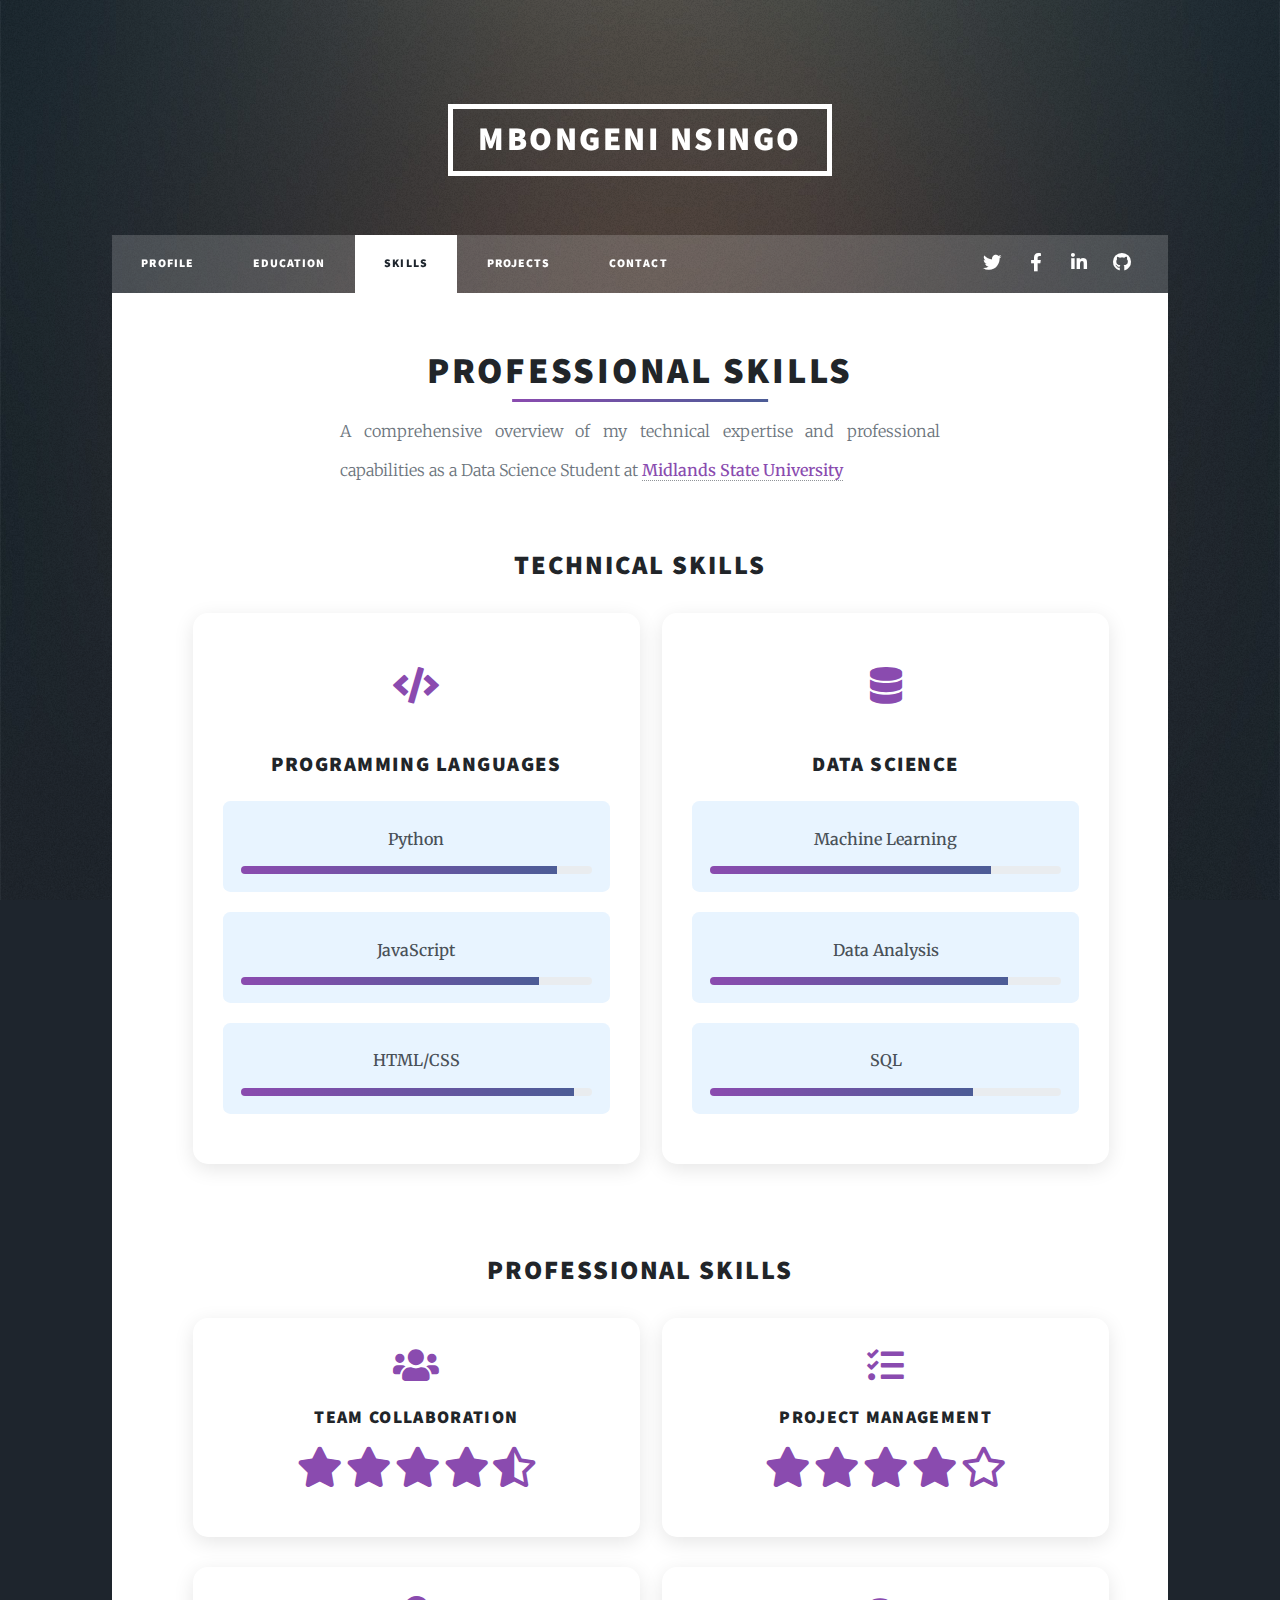
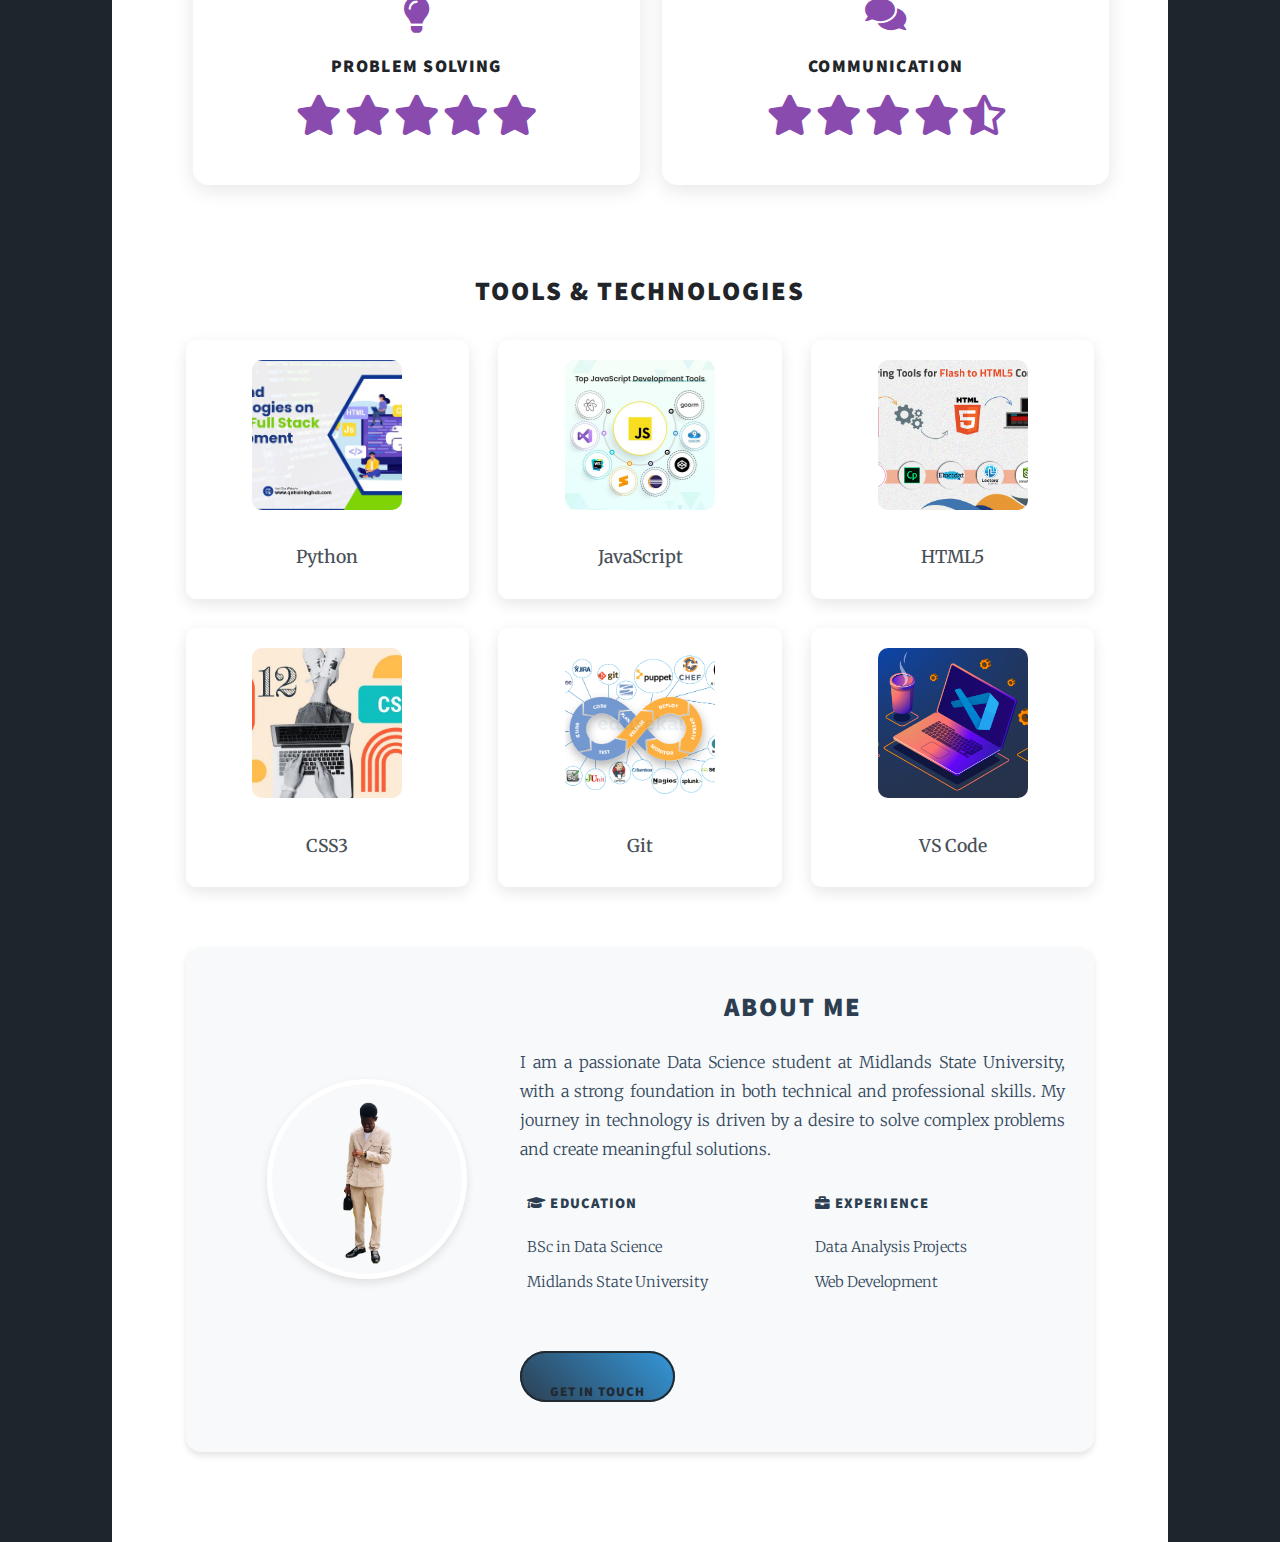
<file: skills.html>
<!DOCTYPE HTML>
<html>
	<head>
		<title>Skills - MBONGENI NSINGO</title>
		<meta charset="utf-8" />
		<meta name="viewport" content="width=device-width, initial-scale=1" />
		<link href="https://cdn.jsdelivr.net/npm/bootstrap@5.0.0/dist/css/bootstrap.min.css" rel="stylesheet">
		<link rel="stylesheet" href="https://cdnjs.cloudflare.com/ajax/libs/font-awesome/6.0.0/css/all.min.css" />
		<link rel="stylesheet" href="assets/css/main.css" />
		<link rel="stylesheet" href="assets/css/skills.css" />
		<noscript><link rel="stylesheet" href="assets/css/noscript.css" /></noscript>
	</head>
	<body class="is-preload">
		<!-- Wrapper -->
		<div id="wrapper">
			<!-- Header -->
			<header id="header">
				<a href="index.html" class="logo">MBONGENI NSINGO</a>
			</header>

			<!-- Nav -->
			<nav id="nav">
				<ul class="links">
					<li><a href="index.html">PROFILE</a></li>
					<li><a href="index.html#education">EDUCATION</a></li>
					<li class="active"><a href="skills.html">SKILLS</a></li>
					<li><a href="index.html#projects-showcase">PROJECTS</a></li>
					<li><a href="contact.html">CONTACT</a></li>
				</ul>
				<ul class="icons">
					<li><a href="#" class="icon brands fa-twitter"><span class="label">Twitter</span></a></li>
					<li><a href="https://www.facebook.com/profile.php?id=100078032067756" class="icon brands fa-facebook-f"><span class="label">Facebook</span></a></li>
					<li><a href="https://www.linkedin.com/in/mbongeni-nsingo-456912291" class="icon brands fa-linkedin-in"><span class="label">LinkedIn</span></a></li>
					<li><a href="#" class="icon brands fa-github"><span class="label">GitHub</span></a></li>
				</ul>
			</nav>

			<!-- Main -->
			<div id="main">
				<section class="skills-page">
					<div class="skills-container">
						<div class="skills-header">
							<h1>Professional Skills</h1>
							<p>A comprehensive overview of my technical expertise and professional capabilities as a Data Science Student at <a href="https://ww5.msu.ac.zw/" target="_blank" rel="noopener noreferrer" class="msu-link">Midlands State University</a></p>
						</div>

						<!-- Technical Skills -->
						<div class="skills-section">
							<h2>Technical Skills</h2>
							<div class="row">
								<div class="col-md-6">
									<div class="skill-card">
										<div class="skill-icon">
											<i class="fas fa-code"></i>
										</div>
										<h3>Programming Languages</h3>
										<div class="skill-item">
											<span>Python</span>
											<div class="progress">
												<div class="progress-bar" style="width: 90%"></div>
											</div>
										</div>
										<div class="skill-item">
											<span>JavaScript</span>
											<div class="progress">
												<div class="progress-bar" style="width: 85%"></div>
											</div>
										</div>
										<div class="skill-item">
											<span>HTML/CSS</span>
											<div class="progress">
												<div class="progress-bar" style="width: 95%"></div>
											</div>
										</div>
									</div>
								</div>
								<div class="col-md-6">
									<div class="skill-card">
										<div class="skill-icon">
											<i class="fas fa-database"></i>
										</div>
										<h3>Data Science</h3>
										<div class="skill-item">
											<span>Machine Learning</span>
											<div class="progress">
												<div class="progress-bar" style="width: 80%"></div>
											</div>
										</div>
										<div class="skill-item">
											<span>Data Analysis</span>
											<div class="progress">
												<div class="progress-bar" style="width: 85%"></div>
											</div>
										</div>
										<div class="skill-item">
											<span>SQL</span>
											<div class="progress">
												<div class="progress-bar" style="width: 75%"></div>
											</div>
										</div>
									</div>
								</div>
							</div>
						</div>

						<!-- Professional Skills -->
						<div class="skills-section">
							<h2>Professional Skills</h2>
							<div class="row">
								<div class="col-lg-3 col-md-6">
									<div class="skill-box">
										<i class="fas fa-users"></i>
										<h4>Team Collaboration</h4>
										<div class="skill-rating">
											<i class="fas fa-star"></i>
											<i class="fas fa-star"></i>
											<i class="fas fa-star"></i>
											<i class="fas fa-star"></i>
											<i class="fas fa-star-half-alt"></i>
										</div>
									</div>
								</div>
								<div class="col-lg-3 col-md-6">
									<div class="skill-box">
										<i class="fas fa-tasks"></i>
										<h4>Project Management</h4>
										<div class="skill-rating">
											<i class="fas fa-star"></i>
											<i class="fas fa-star"></i>
											<i class="fas fa-star"></i>
											<i class="fas fa-star"></i>
											<i class="far fa-star"></i>
										</div>
									</div>
								</div>
								<div class="col-lg-3 col-md-6">
									<div class="skill-box">
										<i class="fas fa-lightbulb"></i>
										<h4>Problem Solving</h4>
										<div class="skill-rating">
											<i class="fas fa-star"></i>
											<i class="fas fa-star"></i>
											<i class="fas fa-star"></i>
											<i class="fas fa-star"></i>
											<i class="fas fa-star"></i>
										</div>
									</div>
								</div>
								<div class="col-lg-3 col-md-6">
									<div class="skill-box">
										<i class="fas fa-comments"></i>
										<h4>Communication</h4>
										<div class="skill-rating">
											<i class="fas fa-star"></i>
											<i class="fas fa-star"></i>
											<i class="fas fa-star"></i>
											<i class="fas fa-star"></i>
											<i class="fas fa-star-half-alt"></i>
										</div>
									</div>
								</div>
							</div>
						</div>

						<!-- Tools & Technologies -->
						<div class="skills-section">
							<h2>Tools & Technologies</h2>
							<div class="tools-grid" style="display: grid; grid-template-columns: repeat(3, 1fr); gap: 2rem; margin: 2rem 0;">
								<div class="tool-item" style="text-align: center;">
									<img src="images/python.jpg" alt="Python" style="width: 150px; height: 150px; object-fit: cover; border-radius: 10px; margin-bottom: 1rem;">
									<span style="display: block; font-size: 1.2rem; font-weight: 500;">Python</span>
								</div>
								<div class="tool-item" style="text-align: center;">
									<img src="images/javascript.jpg" alt="JavaScript" style="width: 150px; height: 150px; object-fit: cover; border-radius: 10px; margin-bottom: 1rem;">
									<span style="display: block; font-size: 1.2rem; font-weight: 500;">JavaScript</span>
								</div>
								<div class="tool-item" style="text-align: center;">
									<img src="images/html5.png" alt="HTML5" style="width: 150px; height: 150px; object-fit: cover; border-radius: 10px; margin-bottom: 1rem;">
									<span style="display: block; font-size: 1.2rem; font-weight: 500;">HTML5</span>
								</div>
								<div class="tool-item" style="text-align: center;">
									<img src="images/css3.webp" alt="CSS3" style="width: 150px; height: 150px; object-fit: cover; border-radius: 10px; margin-bottom: 1rem;">
									<span style="display: block; font-size: 1.2rem; font-weight: 500;">CSS3</span>
								</div>
								<div class="tool-item" style="text-align: center;">
									<img src="images/git.png" alt="Git" style="width: 150px; height: 150px; object-fit: cover; border-radius: 10px; margin-bottom: 1rem;">
									<span style="display: block; font-size: 1.2rem; font-weight: 500;">Git</span>
								</div>
								<div class="tool-item" style="text-align: center;">
									<img src="images/vscode.png" alt="VS Code" style="width: 150px; height: 150px; object-fit: cover; border-radius: 10px; margin-bottom: 1rem;">
									<span style="display: block; font-size: 1.2rem; font-weight: 500;">VS Code</span>
								</div>
							</div>
						</div>

						<!-- About Me Section -->
						<div class="skills-section" style="margin-top: 4rem; padding: 3rem; background: #f8f9fa; border-radius: 15px; box-shadow: 0 4px 6px rgba(0, 0, 0, 0.1);">
							<div class="row align-items-center">
								<div class="col-md-4 text-center">
									<img src="images/WhatsApp_Image_2025-03-15_at_19.51.14-removebg-preview.png" alt="Mbongeni Nsingo" style="width: 200px; height: 200px; object-fit: contain; border-radius: 50%; margin-bottom: 2rem; border: 5px solid #fff; box-shadow: 0 4px 8px rgba(0, 0, 0, 0.1);">
								</div>
								<div class="col-md-8">
									<h2 style="color: #2c3e50; margin-bottom: 1.5rem;">About Me</h2>
									<p style="font-size: 1.1rem; line-height: 1.8; color: #34495e;">
										I am a passionate Data Science student at Midlands State University, with a strong foundation in both technical and professional skills. My journey in technology is driven by a desire to solve complex problems and create meaningful solutions.
									</p>
									<div class="row mt-4">
										<div class="col-md-6">
											<h4 style="color: #2c3e50; margin-bottom: 1rem;"><i class="fas fa-graduation-cap"></i> Education</h4>
											<p style="color: #34495e;">BSc in Data Science<br>Midlands State University</p>
										</div>
										<div class="col-md-6">
											<h4 style="color: #2c3e50; margin-bottom: 1rem;"><i class="fas fa-briefcase"></i> Experience</h4>
											<p style="color: #34495e;">Data Analysis Projects<br>Web Development</p>
										</div>
									</div>
									<div class="mt-4">
										<a href="contact.html" class="button large" style="background: linear-gradient(45deg, #2c3e50, #3498db); color: white; padding: 1rem 2rem; border-radius: 30px; text-decoration: none; display: inline-block; transition: transform 0.3s ease;">Get in Touch</a>
									</div>
								</div>
							</div>
						</div>
					</div>
				</section>
			</div>
		</div>

		<!-- Scripts -->
		<script src="https://code.jquery.com/jquery-3.6.0.min.js"></script>
		<script src="assets/js/jquery.scrollex.min.js"></script>
		<script src="assets/js/jquery.scrolly.min.js"></script>
		<script src="assets/js/browser.min.js"></script>
		<script src="assets/js/breakpoints.min.js"></script>
		<script src="assets/js/util.js"></script>
		<script src="assets/js/main.js"></script>
		<script src="https://cdn.jsdelivr.net/npm/bootstrap@5.0.0/dist/js/bootstrap.bundle.min.js"></script>
	</body>
</html>
</file>
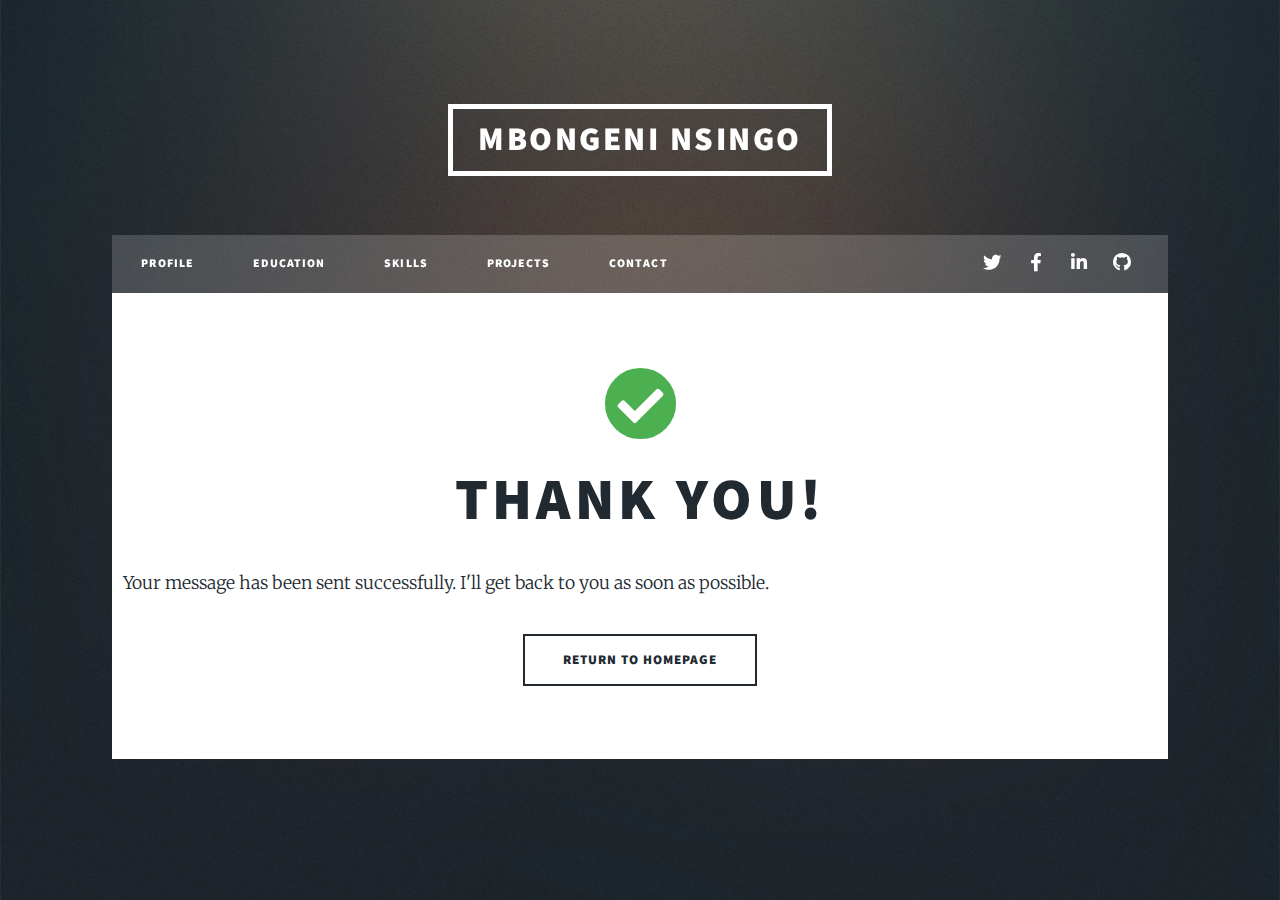
<file: thank-you.html>
<!DOCTYPE HTML>
<html>
	<head>
		<title>Thank You - MBONGENI NSINGO</title>
		<meta charset="utf-8" />
		<meta name="viewport" content="width=device-width, initial-scale=1" />
		<link href="https://cdn.jsdelivr.net/npm/bootstrap@5.0.0/dist/css/bootstrap.min.css" rel="stylesheet">
		<link rel="stylesheet" href="https://cdnjs.cloudflare.com/ajax/libs/font-awesome/6.0.0/css/all.min.css" />
		<link rel="stylesheet" href="assets/css/main.css" />
		<noscript><link rel="stylesheet" href="assets/css/noscript.css" /></noscript>
	</head>
	<body class="is-preload">
		<!-- Wrapper -->
		<div id="wrapper">
			<!-- Header -->
			<header id="header">
				<a href="index.html" class="logo">MBONGENI NSINGO</a>
			</header>

			<!-- Nav -->
			<nav id="nav">
				<ul class="links">
					<li><a href="index.html">PROFILE</a></li>
					<li><a href="index.html#education">EDUCATION</a></li>
					<li><a href="skills.html">SKILLS</a></li>
					<li><a href="index.html#projects-showcase">PROJECTS</a></li>
					<li><a href="contact.html">CONTACT</a></li>
				</ul>
				<ul class="icons">
					<li><a href="#" class="icon brands fa-twitter"><span class="label">Twitter</span></a></li>
					<li><a href="https://www.facebook.com/profile.php?id=100078032067756" class="icon brands fa-facebook-f"><span class="label">Facebook</span></a></li>
					<li><a href="https://www.linkedin.com/in/mbongeni-nsingo-456912291" class="icon brands fa-linkedin-in"><span class="label">LinkedIn</span></a></li>
					<li><a href="#" class="icon brands fa-github"><span class="label">GitHub</span></a></li>
				</ul>
			</nav>

			<!-- Main -->
			<div id="main">
				<section class="thank-you-section" style="text-align: center; padding: 5rem 0;">
					<div class="container">
						<i class="fas fa-check-circle" style="font-size: 5rem; color: #4CAF50; margin-bottom: 2rem;"></i>
						<h1>Thank You!</h1>
						<p style="font-size: 1.2rem; margin-bottom: 2rem;">Your message has been sent successfully. I'll get back to you as soon as possible.</p>
						<a href="index.html" class="button large">Return to Homepage</a>
					</div>
				</section>
			</div>
		</div>

		<!-- Scripts -->
		<script src="https://code.jquery.com/jquery-3.6.0.min.js"></script>
		<script src="assets/js/jquery.scrollex.min.js"></script>
		<script src="assets/js/jquery.scrolly.min.js"></script>
		<script src="assets/js/browser.min.js"></script>
		<script src="assets/js/breakpoints.min.js"></script>
		<script src="assets/js/util.js"></script>
		<script src="assets/js/main.js"></script>
		<script src="https://cdn.jsdelivr.net/npm/bootstrap@5.0.0/dist/js/bootstrap.bundle.min.js"></script>
	</body>
</html>
</file>
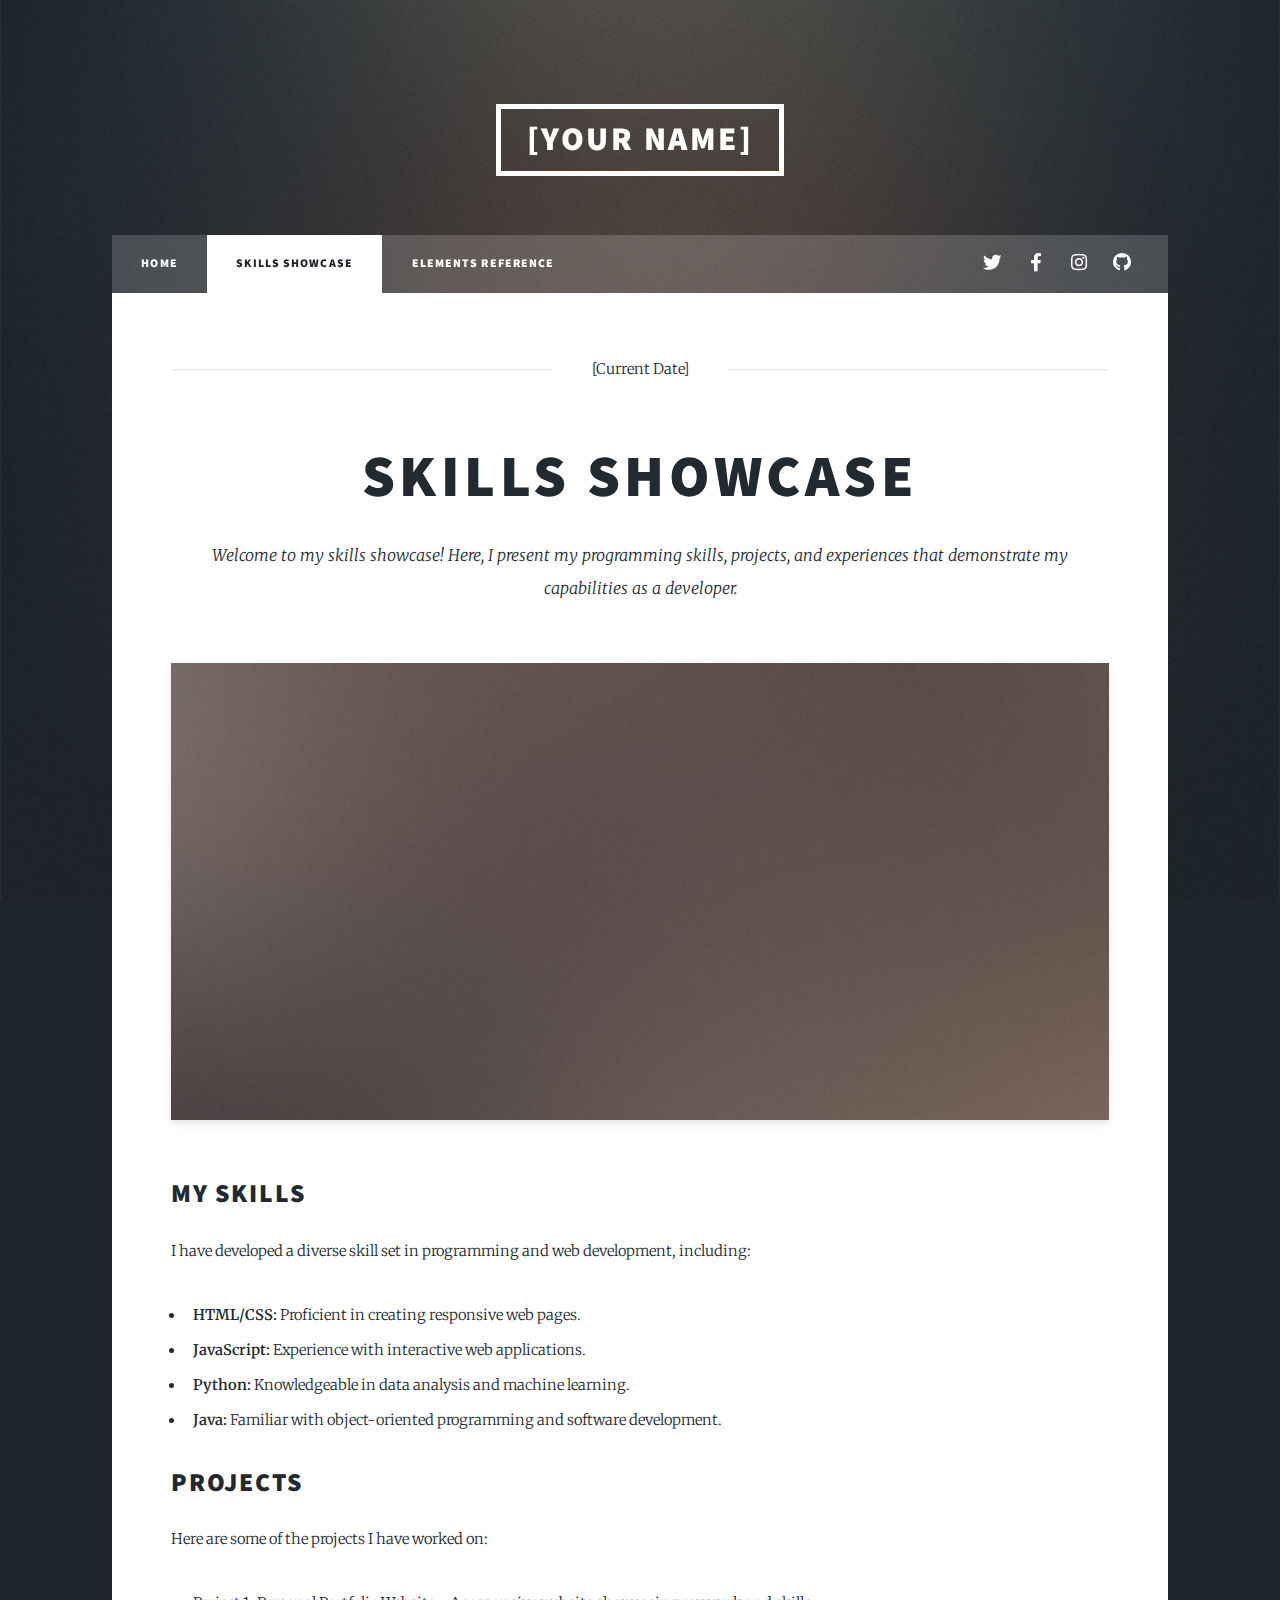
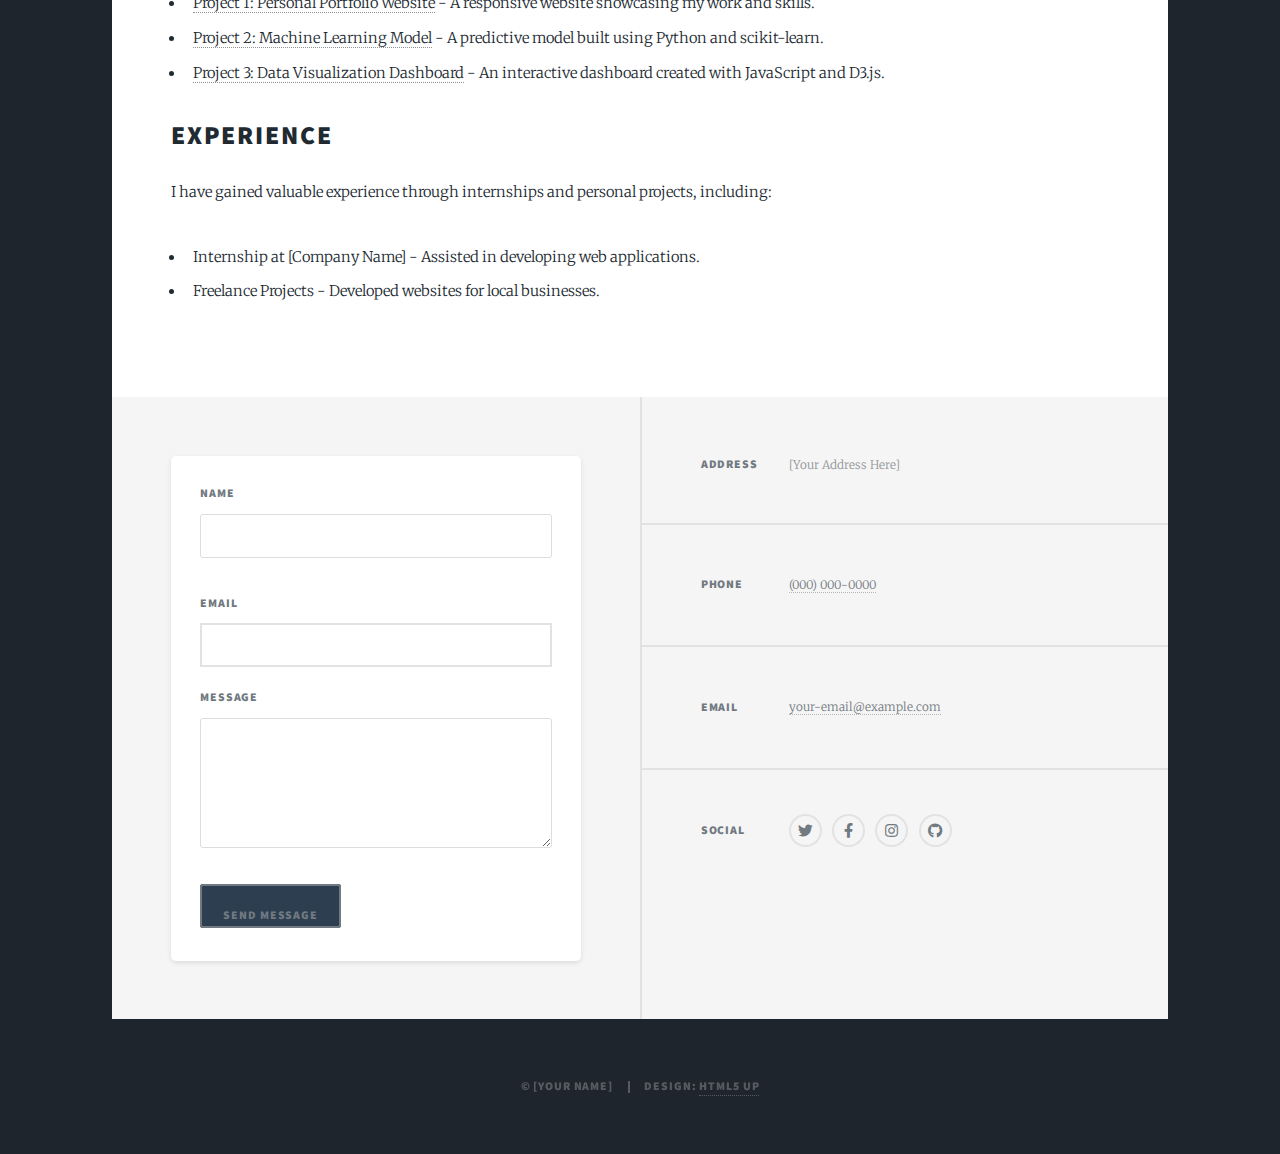
<file: trial.html>
<!DOCTYPE HTML>
<html>
<head>
    <title>My Skills Showcase - [Your Name]</title>
    <meta charset="utf-8" />
    <meta name="viewport" content="width=device-width, initial-scale=1, user-scalable=no" />
    <link rel="stylesheet" href="assets/css/main.css" />
    <noscript><link rel="stylesheet" href="assets/css/noscript.css" /></noscript>
</head>
<body class="is-preload">

    <!-- Wrapper -->
    <div id="wrapper">

        <!-- Header -->
        <header id="header">
            <a href="index.html" class="logo">[Your Name]</a>
        </header>

        <!-- Nav -->
        <nav id="nav">
            <ul class="links">
                <li><a href="index.html">Home</a></li>
                <li class="active"><a href="generic.html">Skills Showcase</a></li>
                <li><a href="elements.html">Elements Reference</a></li>
            </ul>
            <ul class="icons">
                <li><a href="#" class="icon brands fa-twitter"><span class="label">Twitter</span></a></li>
                <li><a href="#" class="icon brands fa-facebook-f"><span class="label">Facebook</span></a></li>
                <li><a href="#" class="icon brands fa-instagram"><span class="label">Instagram</span></a></li>
                <li><a href="#" class="icon brands fa-github"><span class="label">GitHub</span></a></li>
            </ul>
        </nav>

        <!-- Main -->
        <div id="main">

            <!-- Post -->
            <section class="post">
                <header class="major">
                    <span class="date">[Current Date]</span>
                    <h1>Skills Showcase</h1>
                    <p>Welcome to my skills showcase! Here, I present my programming skills, projects, and experiences that demonstrate my capabilities as a developer.</p>
                </header>
                <div class="image main"><img src="images/pic01.jpg" alt="Showcasing My Skills" /></div>
                <h2>My Skills</h2>
                <p>I have developed a diverse skill set in programming and web development, including:</p>
                <ul>
                    <li><strong>HTML/CSS:</strong> Proficient in creating responsive web pages.</li>
                    <li><strong>JavaScript:</strong> Experience with interactive web applications.</li>
                    <li><strong>Python:</strong> Knowledgeable in data analysis and machine learning.</li>
                    <li><strong>Java:</strong> Familiar with object-oriented programming and software development.</li>
                </ul>
                <h2>Projects</h2>
                <p>Here are some of the projects I have worked on:</p>
                <ul>
                    <li><a href="project1.html">Project 1: Personal Portfolio Website</a> - A responsive website showcasing my work and skills.</li>
                    <li><a href="project2.html">Project 2: Machine Learning Model</a> - A predictive model built using Python and scikit-learn.</li>
                    <li><a href="project3.html">Project 3: Data Visualization Dashboard</a> - An interactive dashboard created with JavaScript and D3.js.</li>
                </ul>
                <h2>Experience</h2>
                <p>I have gained valuable experience through internships and personal projects, including:</p>
                <ul>
                    <li>Internship at [Company Name] - Assisted in developing web applications.</li>
                    <li>Freelance Projects - Developed websites for local businesses.</li>
                </ul>
            </section>

        </div>

        <!-- Footer -->
        <footer id="footer">
            <section>
                <form method="post" action="#">
                    <div class="fields">
                        <div class="field">
                            <label for="name">Name</label>
                            <input type="text" name="name" id="name" />
                        </div>
                        <div class="field">
                            <label for="email">Email</label>
                            <input type="email" name="email" id="email" />
                        </div>
                        <div class="field">
                            <label for="message">Message</label>
                            <textarea name="message" id="message" rows="3"></textarea>
                        </div>
                    </div>
                    <ul class="actions">
                        <li><input type="submit" value="Send Message" /></li>
                    </ul>
                </form>
            </section>
            <section class="split contact">
                <section class="alt">
                    <h3>Address</h3>
                    <p>[Your Address Here]</p>
                </section>
                <section>
                    <h3>Phone</h3>
                    <p><a href="tel:0000000000">(000) 000-0000</a></p>
                </section>
                <section>
                    <h3>Email</h3>
                    <p><a href="mailto:your-email@example.com">your-email@example.com</a></p>
                </section>
                <section>
                    <h3>Social</h3>
                    <ul class="icons alt">
                        <li><a href="#" class="icon brands alt fa-twitter"><span class="label">Twitter</span></a></li>
                        <li><a href="#" class="icon brands alt fa-facebook-f"><span class="label">Facebook</span></a></li>
                        <li><a href="#" class="icon brands alt fa-instagram"><span class="label">Instagram</span></a></li>
                        <li><a href="#" class="icon brands alt fa-github"><span class="label">GitHub</span></a></li>
                    </ul>
                </section>
            </section>
        </footer>

        <!-- Copyright -->
        <div id="copyright">
            <ul><li>&copy; [Your Name]</li><li>Design: <a href="https://html5up.net">HTML5 UP</a></li></ul>
        </div>

    </div>

    <!-- Scripts -->
    <script src="assets/js/jquery.min.js"></script>
    <script src="assets/js/jquery.scrollex.min.js"></script>
    <script src="assets/js/jquery.scrolly.min.js"></script>
    <script src="assets/js/browser.min.js"></script>
    <script src="assets/js/breakpoints.min.js"></script>
    <script src="assets/js/util.js"></script>
    <script src="assets/js/main.js"></script>

</body>
</html>
</file>
<file: assets/css/mobile-responsive.css>
/* Mobile Responsive Enhancements - Phone Screens Only */
/* This file contains mobile-specific styles that won't affect desktop experience */

/* Hide mobile menu toggle on desktop */
@media screen and (min-width: 769px) {
    .mobile-menu-toggle {
        display: none !important;
    }
}

/* Mobile-First Responsive Design for Phones */
@media screen and (max-width: 768px) {
    
    /* Body and Container Adjustments */
    body {
        font-size: 16px !important;
        line-height: 1.6 !important;
    }
    
    .container, .inner {
        padding: 0 15px !important;
        margin: 0 auto !important;
    }
    
    /* Header Mobile - Keep Original Structure */
    #header {
        padding: 0.5rem 1rem !important;
        position: relative !important;
        background: transparent !important;
        display: flex !important;
        justify-content: space-between !important;
        align-items: center !important;
    }
    
    #header .logo {
        font-size: 1.2rem !important;
        padding: 0 !important;
        font-weight: 600 !important;
        color: #2c3e50 !important;
        white-space: nowrap !important;
        overflow: hidden !important;
        text-overflow: ellipsis !important;
        max-width: calc(100vw - 80px) !important;
    }
    
    /* Ensure original navPanel is hidden */
    #navPanelToggle {
        display: none !important;
    }
    
    #navPanel {
        display: none !important;
    }
    
    /* Mobile Navigation - Hide by default, show with toggle */
    #nav {
        display: none !important;
        position: fixed !important;
        top: 0 !important;
        left: 0 !important;
        right: 0 !important;
        bottom: 0 !important;
        background: rgba(255, 255, 255, 0.98) !important;
        backdrop-filter: blur(15px) !important;
        z-index: 999 !important;
        padding-top: 4rem !important;
    }
    
    #nav.active {
        display: block !important;
    }
    
    #nav .links {
        flex-direction: column !important;
        padding: 2rem 0 !important;
        list-style: none !important;
        margin: 0 !important;
    }
    
    #nav .links li {
        margin: 0 !important;
        width: 100% !important;
        text-align: center !important;
    }
    
    #nav .links li a {
        display: block !important;
        padding: 1rem 2rem !important;
        font-size: 1.1rem !important;
        border-bottom: 1px solid rgba(0, 0, 0, 0.1) !important;
        transition: all 0.3s ease !important;
        text-decoration: none !important;
    }
    
    #nav .links li a:hover {
        background: rgba(13, 110, 253, 0.1) !important;
        color: #0d6efd !important;
    }
    
    #nav .icons {
        justify-content: center !important;
        padding: 2rem 0 !important;
        gap: 1.5rem !important;
        list-style: none !important;
        margin: 0 !important;
        display: flex !important;
    }
    
    #nav .icons li a {
        font-size: 1.3rem !important;
        padding: 0.5rem !important;
    }
    
    /* Mobile Menu Toggle Button */
    .mobile-menu-toggle {
        display: block !important;
        position: fixed !important;
        top: 1rem !important;
        right: 1rem !important;
        z-index: 1001 !important;
        background: #333 !important;
        color: white !important;
        border: none !important;
        border-radius: 5px !important;
        padding: 8px 10px !important;
        font-size: 1.1rem !important;
        cursor: pointer !important;
        transition: all 0.3s ease !important;
    }
    
    .mobile-menu-toggle:hover {
        background: #555 !important;
    }
    
    /* Main Content Mobile Adjustments */
    #main {
        margin-top: 0 !important;
        padding: 1rem !important;
    }
    
    /* Intro Section Mobile */
    #intro {
        padding: 3rem 1rem !important;
        text-align: center !important;
    }
    
    #intro h1 {
        font-size: 2.5rem !important;
        line-height: 1.2 !important;
        margin-bottom: 1rem !important;
    }
    
    #intro p {
        font-size: 1.1rem !important;
        margin-bottom: 2rem !important;
        line-height: 1.5 !important;
    }
    
    /* Featured Post Mobile - Professional Portfolio Section */
    .post.featured {
        margin: 1rem 0 !important;
        padding: 1.5rem !important;
        background: #ffffff !important;
        border-radius: 15px !important;
        box-shadow: 0 5px 20px rgba(0, 0, 0, 0.1) !important;
        border: 1px solid rgba(0, 0, 0, 0.05) !important;
    }
    
    .post.featured header.major {
        text-align: center !important;
        margin-bottom: 2rem !important;
    }
    
    .post.featured header.major h2 {
        font-size: 2.2rem !important;
        margin-bottom: 1.5rem !important;
        color: #2c3e50 !important;
        font-weight: 700 !important;
        line-height: 1.3 !important;
    }
    
    .post.featured header.major p {
        font-size: 1rem !important;
        line-height: 1.7 !important;
        color: #555 !important;
        text-align: justify !important;
        margin-bottom: 2rem !important;
        padding: 0 0.5rem !important;
    }
    
    /* Image Responsive */
    .image.main img {
        width: 100% !important;
        height: auto !important;
        border-radius: 10px !important;
        margin: 1rem 0 !important;
    }
    
    /* Education Section Mobile */
    #education {
        padding: 2rem 1rem !important;
    }
    
    #education h2 {
        font-size: 2rem !important;
        text-align: center !important;
        margin-bottom: 2rem !important;
    }
    
    .education-item {
        margin-bottom: 2rem !important;
        padding: 1.5rem !important;
        background: #f8f9fa !important;
        border-radius: 10px !important;
        box-shadow: 0 2px 10px rgba(0, 0, 0, 0.1) !important;
    }
    
    .education-item h3 {
        font-size: 1.3rem !important;
        margin-bottom: 0.5rem !important;
    }
    
    .degree-info {
        font-size: 0.9rem !important;
        margin-bottom: 1rem !important;
    }
    
    /* Core Competencies Mobile Optimization */
    .coursework-list {
        padding-left: 0 !important;
        display: grid !important;
        grid-template-columns: 1fr !important;
        gap: 0.5rem !important;
        margin-top: 0.5rem !important;
    }
    
    .coursework-list li {
        font-size: 0.85rem !important;
        margin-bottom: 0 !important;
        padding: 0.5rem 0.8rem !important;
        background: white !important;
        border-radius: 8px !important;
        border-left: 3px solid #0d6efd !important;
        box-shadow: 0 1px 3px rgba(0, 0, 0, 0.1) !important;
        line-height: 1.4 !important;
    }
    
    /* Education Details Mobile */
    .education-details ul {
        padding-left: 0 !important;
    }
    
    .education-details > ul > li {
        margin-bottom: 1rem !important;
        font-size: 0.9rem !important;
        line-height: 1.5 !important;
    }
    
    .education-details strong {
        color: #2c3e50 !important;
        display: block !important;
        margin-bottom: 0.3rem !important;
    }
    
    /* Projects Section Mobile */
    #projects-showcase {
        padding: 2rem 1rem !important;
    }
    
    #projects-showcase h2 {
        font-size: 2rem !important;
        text-align: center !important;
        margin-bottom: 1rem !important;
    }
    
    .project-intro {
        font-size: 1rem !important;
        text-align: center !important;
        margin-bottom: 2rem !important;
        line-height: 1.6 !important;
    }
    
    /* Project Cards Mobile */
    .row.g-4 {
        display: flex !important;
        flex-direction: column !important;
        gap: 1.5rem !important;
    }
    
    .service-item {
        background: #ffffff !important;
        border-radius: 15px !important;
        padding: 2rem 1.5rem !important;
        box-shadow: 0 5px 20px rgba(0, 0, 0, 0.1) !important;
        transition: transform 0.3s ease, box-shadow 0.3s ease !important;
        border: 1px solid rgba(0, 0, 0, 0.05) !important;
    }
    
    .service-item:hover {
        transform: translateY(-5px) !important;
        box-shadow: 0 10px 30px rgba(0, 0, 0, 0.15) !important;
    }
    
    .service-item .icon-box {
        width: 60px !important;
        height: 60px !important;
        background: linear-gradient(45deg, #0d6efd, #0099ff) !important;
        border-radius: 50% !important;
        display: flex !important;
        align-items: center !important;
        justify-content: center !important;
        margin: 0 auto 1.5rem !important;
    }
    
    .service-item .icon-box i {
        font-size: 1.5rem !important;
        color: white !important;
    }
    
    .service-item h4 {
        font-size: 1.3rem !important;
        font-weight: 600 !important;
        margin-bottom: 1rem !important;
        text-align: center !important;
        color: #2c3e50 !important;
        line-height: 1.3 !important;
    }
    
    .service-item p {
        font-size: 0.95rem !important;
        line-height: 1.6 !important;
        color: #6c757d !important;
        text-align: center !important;
        margin-bottom: 1.5rem !important;
    }
    
    .service-item .btn {
        display: inline-block !important;
        background: linear-gradient(45deg, #0d6efd, #0099ff) !important;
        color: white !important;
        padding: 0.8rem 1.5rem !important;
        border-radius: 25px !important;
        text-decoration: none !important;
        font-weight: 500 !important;
        transition: all 0.3s ease !important;
        border: none !important;
        font-size: 0.9rem !important;
    }
    
    .service-item .btn:hover {
        background: linear-gradient(45deg, #0056b3, #007acc) !important;
        transform: translateY(-2px) !important;
        color: white !important;
    }
    
    /* Skills Section Mobile */
    .skills-section {
        padding: 2rem 1rem !important;
    }
    
    .skills-section h2 {
        font-size: 2rem !important;
        text-align: center !important;
        margin-bottom: 2rem !important;
    }
    
    .skills-grid {
        display: flex !important;
        flex-direction: column !important;
        gap: 2rem !important;
    }
    
    .skill-category {
        background: #f8f9fa !important;
        border-radius: 15px !important;
        padding: 2rem 1.5rem !important;
        box-shadow: 0 3px 15px rgba(0, 0, 0, 0.1) !important;
    }
    
    .skill-category h3 {
        font-size: 1.4rem !important;
        text-align: center !important;
        margin-bottom: 1.5rem !important;
        color: #2c3e50 !important;
    }
    
    .skill-items {
        display: grid !important;
        grid-template-columns: 1fr !important;
        gap: 1rem !important;
    }
    
    .skill-item {
        background: white !important;
        padding: 1rem !important;
        border-radius: 10px !important;
        box-shadow: 0 2px 8px rgba(0, 0, 0, 0.05) !important;
        display: flex !important;
        align-items: center !important;
        gap: 1rem !important;
    }
    
    .skill-item i {
        font-size: 1.2rem !important;
        color: #0d6efd !important;
        min-width: 30px !important;
    }
    
    .skill-item span {
        font-weight: 600 !important;
        color: #2c3e50 !important;
        font-size: 1rem !important;
    }
    
    .skill-item p {
        font-size: 0.85rem !important;
        color: #6c757d !important;
        margin: 0 !important;
    }
    
    /* About Section Mobile */
    #about {
        padding: 2rem 1rem !important;
    }
    
    #about h2 {
        font-size: 2rem !important;
        text-align: center !important;
        margin-bottom: 2rem !important;
    }
    
    #about .row {
        flex-direction: column !important;
    }
    
    /* Professional Portfolio Header Mobile Improvements */
    .post.featured .image.main {
        margin: 2rem 0 !important;
        border-radius: 12px !important;
        overflow: hidden !important;
        box-shadow: 0 8px 25px rgba(0, 0, 0, 0.15) !important;
    }
    
    .post.featured .image.main img {
        width: 100% !important;
        height: auto !important;
        object-fit: cover !important;
        transition: transform 0.3s ease !important;
    }
    
    /* Better spacing for mobile portfolio */
    .post.featured {
        margin: 0.5rem !important;
        padding: 2rem 1.5rem !important;
    }
    
    /* Improve readability on mobile */
    .post.featured header.major h2 {
        background: linear-gradient(45deg, #2c3e50, #3498db) !important;
        -webkit-background-clip: text !important;
        -webkit-text-fill-color: transparent !important;
        background-clip: text !important;
    }
    
    /* Add responsive grid for better mobile layout */
    @media screen and (max-width: 480px) {
        .post.featured {
            margin: 0.25rem !important;
            padding: 1.5rem 1rem !important;
            border-radius: 12px !important;
        }
        
        .post.featured header.major h2 {
            font-size: 1.8rem !important;
            line-height: 1.2 !important;
        }
        
        .post.featured header.major p {
            font-size: 0.95rem !important;
            padding: 0 !important;
        }
        
        #header .logo {
            font-size: 1rem !important;
            max-width: calc(100vw - 70px) !important;
        }
        
        .mobile-menu-toggle {
            padding: 6px 8px !important;
            font-size: 1rem !important;
        }
    }
    
    #about .col-md-4 {
        margin-bottom: 2rem !important;
        text-align: center !important;
    }
    
    #about .col-md-8 p {
        font-size: 1rem !important;
        line-height: 1.7 !important;
        text-align: center !important;
        margin-bottom: 2rem !important;
    }
    
    /* Education and Experience Side by Side on Mobile */
    #about .row.mt-4 {
        flex-direction: row !important;
        gap: 1rem !important;
        justify-content: space-between !important;
    }
    
    #about .col-md-6 {
        text-align: center !important;
        flex: 1 !important;
        padding: 1rem 0.5rem !important;
        background: #f8f9fa !important;
        border-radius: 10px !important;
        margin: 0 0.25rem !important;
        box-shadow: 0 2px 8px rgba(0, 0, 0, 0.1) !important;
    }
    
    #about .col-md-6 h4 {
        font-size: 1rem !important;
        margin-bottom: 0.5rem !important;
        color: #2c3e50 !important;
    }
    
    #about .col-md-6 p {
        font-size: 0.85rem !important;
        margin-bottom: 0 !important;
        line-height: 1.4 !important;
        color: #6c757d !important;
    }
    
    #about .button.large {
        display: block !important;
        text-align: center !important;
        margin: 2rem auto 0 !important;
        max-width: 200px !important;
    }
    
    /* Footer Mobile */
    .footer {
        padding: 3rem 0 !important;
    }
    
    .footer .container {
        padding: 0 1rem !important;
    }
    
    .footer .row {
        flex-direction: column !important;
        gap: 2rem !important;
    }
    
    .footer-box {
        padding: 1.5rem !important;
        text-align: center !important;
    }
    
    .footer-heading {
        font-size: 1.2rem !important;
        margin-bottom: 1.5rem !important;
    }
    
    .contact-info {
        max-width: 100% !important;
    }
    
    .contact-info p {
        font-size: 0.9rem !important;
        justify-content: center !important;
        margin-bottom: 1rem !important;
    }
    
    .footer-links {
        text-align: center !important;
    }
    
    .footer-links li {
        margin-bottom: 1rem !important;
    }
    
    .footer-form .form-control {
        font-size: 1rem !important;
        padding: 1rem !important;
    }
    
    .btn-submit {
        width: 100% !important;
        padding: 1rem !important;
        font-size: 1rem !important;
    }
    
    /* Utility Classes for Mobile */
    .mobile-center {
        text-align: center !important;
    }
    
    .mobile-full-width {
        width: 100% !important;
    }
    
    .mobile-margin-bottom {
        margin-bottom: 2rem !important;
    }
    
    .mobile-padding {
        padding: 1rem !important;
    }
    
    /* Animation Enhancements for Mobile */
    @keyframes fadeInUp {
        from {
            opacity: 0;
            transform: translateY(30px);
        }
        to {
            opacity: 1;
            transform: translateY(0);
        }
    }
    
    .service-item,
    .skill-category,
    .education-item {
        animation: fadeInUp 0.6s ease forwards !important;
    }
    
    /* Touch-friendly buttons */
    .btn, .button, a[class*="button"] {
        min-height: 44px !important;
        min-width: 44px !important;
        display: inline-flex !important;
        align-items: center !important;
        justify-content: center !important;
    }
}

/* Extra Small Phones (320px and below) */
@media screen and (max-width: 480px) {
    
    #intro h1 {
        font-size: 2rem !important;
    }
    
    .post.featured header.major h2 {
        font-size: 1.7rem !important;
    }
    
    .service-item {
        padding: 1.5rem 1rem !important;
    }
    
    .service-item h4 {
        font-size: 1.1rem !important;
    }
    
    .skill-category {
        padding: 1.5rem 1rem !important;
    }
    
    .footer-box {
        padding: 1rem !important;
    }
    
    /* Core Competencies Extra Small Phones */
    .coursework-list li {
        font-size: 0.8rem !important;
        padding: 0.4rem 0.6rem !important;
    }
    
    /* About Me Extra Small Phones */
    #about .col-md-6 {
        padding: 0.8rem 0.3rem !important;
        margin: 0 0.1rem !important;
    }
    
    #about .col-md-6 h4 {
        font-size: 0.9rem !important;
    }
    
    #about .col-md-6 p {
        font-size: 0.8rem !important;
    }
}

/* Landscape Orientation for Mobile */
@media screen and (max-width: 768px) and (orientation: landscape) {
    
    #intro {
        padding: 2rem 1rem !important;
    }
    
    #intro h1 {
        font-size: 2.2rem !important;
    }
    
    .service-item {
        padding: 1.5rem !important;
    }
    
    .skills-grid {
        display: grid !important;
        grid-template-columns: 1fr 1fr !important;
        gap: 1.5rem !important;
    }
}
</file>
<file: assets/css/mobile-certificates.css>
/* Professional Mobile Styles for Certificates Page */
@media screen and (max-width: 768px) {
    
    /* Portfolio Section Mobile - Compact Professional Design */
    .portfolio-section {
        padding: 1.5rem 1rem !important;
        background: linear-gradient(135deg, #f8f9fa, #ffffff) !important;
    }
    
    .portfolio-section .section-title {
        text-align: center !important;
        margin-bottom: 1.5rem !important;
    }
    
    .portfolio-section .section-title h2 {
        font-size: 1.6rem !important;
        margin-bottom: 0.8rem !important;
        color: #2c3e50 !important;
        font-weight: 700 !important;
    }
    
    .portfolio-section .section-title p {
        font-size: 0.95rem !important;
        color: #6c757d !important;
        line-height: 1.5 !important;
        margin: 0 auto !important;
        max-width: 90% !important;
    }
    
    /* Compact Portfolio Cards */
    .portfolio-card {
        background: white !important;
        border-radius: 12px !important;
        padding: 1.5rem 1.2rem !important;
        text-align: center !important;
        box-shadow: 0 4px 15px rgba(0, 0, 0, 0.08) !important;
        margin-bottom: 1.2rem !important;
        transition: all 0.3s ease !important;
        border: 1px solid rgba(0, 0, 0, 0.05) !important;
    }
    
    .portfolio-card:hover {
        transform: translateY(-3px) !important;
        box-shadow: 0 8px 25px rgba(0, 0, 0, 0.12) !important;
    }
    
    /* Smaller Icons for Mobile */
    .portfolio-icon {
        width: 50px !important;
        height: 50px !important;
        background: linear-gradient(45deg, #0d6efd, #0099ff) !important;
        border-radius: 50% !important;
        display: flex !important;
        align-items: center !important;
        justify-content: center !important;
        margin: 0 auto 1rem !important;
        box-shadow: 0 3px 10px rgba(13, 110, 253, 0.25) !important;
    }
    
    .portfolio-icon i {
        font-size: 1.3rem !important;
        color: white !important;
    }
    
    /* Compact Typography */
    .portfolio-card h3 {
        font-size: 1.1rem !important;
        font-weight: 600 !important;
        color: #2c3e50 !important;
        margin-bottom: 0.8rem !important;
        line-height: 1.3 !important;
    }
    
    .portfolio-card p {
        color: #6c757d !important;
        line-height: 1.5 !important;
        margin-bottom: 1rem !important;
        font-size: 0.9rem !important;
        display: -webkit-box !important;
        -webkit-line-clamp: 3 !important;
        -webkit-box-orient: vertical !important;
        overflow: hidden !important;
    }
    
    /* Compact Skills List */
    .portfolio-skills {
        list-style: none !important;
        padding: 0 !important;
        margin: 0 !important;
        display: grid !important;
        grid-template-columns: 1fr 1fr !important;
        gap: 0.4rem !important;
    }
    
    .portfolio-skills li {
        background: rgba(13, 110, 253, 0.08) !important;
        color: #495057 !important;
        padding: 0.4rem 0.6rem !important;
        border-radius: 15px !important;
        font-size: 0.8rem !important;
        border-left: 2px solid #0d6efd !important;
        text-align: center !important;
        font-weight: 500 !important;
    }
    
    /* Compact CTA Section */
    .portfolio-cta {
        background: linear-gradient(135deg, #2c3e50, #3498db) !important;
        color: white !important;
        padding: 1.5rem 1.2rem !important;
        border-radius: 12px !important;
        text-align: center !important;
        margin-top: 1.5rem !important;
        box-shadow: 0 6px 20px rgba(44, 62, 80, 0.15) !important;
    }
    
    .portfolio-cta h3 {
        font-size: 1.2rem !important;
        margin-bottom: 0.8rem !important;
        color: white !important;
        font-weight: 600 !important;
    }
    
    .portfolio-cta p {
        font-size: 0.9rem !important;
        margin-bottom: 1.2rem !important;
        opacity: 0.9 !important;
        line-height: 1.4 !important;
    }
    
    .cta-btn {
        background: white !important;
        color: #2c3e50 !important;
        padding: 0.8rem 1.5rem !important;
        border-radius: 20px !important;
        text-decoration: none !important;
        font-weight: 600 !important;
        font-size: 0.9rem !important;
        transition: all 0.3s ease !important;
        display: inline-block !important;
        box-shadow: 0 3px 10px rgba(255, 255, 255, 0.2) !important;
    }
    
    .cta-btn:hover {
        background: #f8f9fa !important;
        transform: translateY(-2px) !important;
        box-shadow: 0 5px 15px rgba(255, 255, 255, 0.3) !important;
        color: #2c3e50 !important;
        text-decoration: none !important;
    }
    
    /* Certificate Section Mobile */
    .certificate-section {
        padding: 2rem 1rem !important;
    }
    
    .container {
        max-width: 100% !important;
        padding: 0 !important;
    }
    
    /* Section Title Mobile */
    .section-title {
        text-align: center !important;
        margin-bottom: 2.5rem !important;
    }
    
    .section-title h2 {
        font-size: 2rem !important;
        margin-bottom: 1rem !important;
        color: #2c3e50 !important;
        line-height: 1.2 !important;
    }
    
    /* Stack certificate cards on mobile */
    .row {
        display: flex !important;
        flex-direction: column !important;
        gap: 2rem !important;
    }
    
    .col-lg-6 {
        width: 100% !important;
        max-width: 100% !important;
    }
    
    /* Certificate Card Mobile Styling */
    .certificate-card {
        background: white !important;
        border-radius: 15px !important;
        padding: 2rem 1.5rem !important;
        box-shadow: 0 8px 25px rgba(0, 0, 0, 0.1) !important;
        border: 1px solid rgba(0, 0, 0, 0.05) !important;
        transition: transform 0.3s ease, box-shadow 0.3s ease !important;
        margin-bottom: 1.5rem !important;
    }
    
    .certificate-card:hover {
        transform: translateY(-5px) !important;
        box-shadow: 0 15px 35px rgba(0, 0, 0, 0.15) !important;
    }
    
    /* Certificate Header Mobile */
    .certificate-header {
        display: flex !important;
        flex-direction: column !important;
        align-items: center !important;
        text-align: center !important;
        margin-bottom: 1.5rem !important;
    }
    
    .certificate-icon {
        width: 70px !important;
        height: 70px !important;
        background: linear-gradient(45deg, #0d6efd, #0099ff) !important;
        border-radius: 50% !important;
        display: flex !important;
        align-items: center !important;
        justify-content: center !important;
        margin: 0 auto 1rem !important;
        box-shadow: 0 4px 15px rgba(13, 110, 253, 0.3) !important;
    }
    
    .certificate-icon i {
        font-size: 1.8rem !important;
        color: white !important;
    }
    
    .certificate-title {
        font-size: 1.4rem !important;
        font-weight: 700 !important;
        color: #2c3e50 !important;
        margin-bottom: 0.5rem !important;
        text-align: center !important;
        line-height: 1.3 !important;
    }
    
    .certificate-issuer {
        color: #6c757d !important;
        font-size: 1.1rem !important;
        text-align: center !important;
        font-weight: 500 !important;
        margin-bottom: 0 !important;
    }
    
    /* Certificate Details Mobile */
    .certificate-date {
        color: #0d6efd !important;
        font-weight: 600 !important;
        margin-bottom: 1rem !important;
        text-align: center !important;
        font-size: 1rem !important;
        background: rgba(13, 110, 253, 0.1) !important;
        padding: 0.5rem 1rem !important;
        border-radius: 20px !important;
        display: inline-block !important;
        width: 100% !important;
        text-align: center !important;
    }
    
    .certificate-description {
        color: #495057 !important;
        line-height: 1.7 !important;
        margin-bottom: 1.5rem !important;
        text-align: center !important;
        font-size: 1rem !important;
        padding: 0 0.5rem !important;
    }
    
    /* Certificate Image Mobile */
    .certificate-image {
        width: 100% !important;
        max-width: 280px !important;
        height: auto !important;
        border-radius: 12px !important;
        margin: 0 auto 1.5rem !important;
        display: block !important;
        box-shadow: 0 5px 20px rgba(0, 0, 0, 0.15) !important;
        transition: transform 0.3s ease !important;
    }
    
    .certificate-image:hover {
        transform: scale(1.03) !important;
    }
    
    /* Verify Button Mobile */
    .verify-btn {
        display: block !important;
        width: 100% !important;
        max-width: 220px !important;
        margin: 0 auto !important;
        background: linear-gradient(45deg, #28a745, #20c997) !important;
        color: white !important;
        padding: 1rem 1.5rem !important;
        border-radius: 25px !important;
        text-decoration: none !important;
        font-weight: 600 !important;
        text-align: center !important;
        transition: all 0.3s ease !important;
        font-size: 1rem !important;
        border: none !important;
        box-shadow: 0 4px 15px rgba(40, 167, 69, 0.3) !important;
    }
    
    .verify-btn:hover {
        background: linear-gradient(45deg, #218838, #1ea085) !important;
        transform: translateY(-2px) !important;
        box-shadow: 0 6px 20px rgba(40, 167, 69, 0.4) !important;
        color: white !important;
        text-decoration: none !important;
    }
    
    .verify-btn i {
        margin-right: 0.5rem !important;
    }
    
    /* Footer Mobile Styles */
    #footer {
        background: linear-gradient(135deg, #2e3141, #1a1c25) !important;
        color: #ffffff !important;
        padding: 3rem 0 2rem !important;
        margin-top: 3rem !important;
    }
    
    .footer-content {
        display: flex !important;
        flex-direction: column !important;
        gap: 2rem !important;
        margin-bottom: 2rem !important;
        padding: 0 1rem !important;
        max-width: 100% !important;
    }
    
    .footer-section {
        text-align: center !important;
        min-width: auto !important;
        margin-bottom: 1.5rem !important;
    }
    
    .footer-section h3 {
        font-size: 1.2rem !important;
        margin-bottom: 1rem !important;
        color: #ffffff !important;
    }
    
    .footer-social {
        display: flex !important;
        justify-content: center !important;
        gap: 1rem !important;
        list-style: none !important;
        padding: 0 !important;
        margin: 0 !important;
    }
    
    .footer-social li a {
        display: flex !important;
        align-items: center !important;
        justify-content: center !important;
        width: 45px !important;
        height: 45px !important;
        background: rgba(255, 255, 255, 0.1) !important;
        color: #ffffff !important;
        border-radius: 50% !important;
        text-decoration: none !important;
        transition: all 0.3s ease !important;
        font-size: 1.1rem !important;
    }
    
    .footer-social li a:hover {
        background: rgba(255, 255, 255, 0.2) !important;
        transform: translateY(-2px) !important;
    }
    
    .footer-links {
        list-style: none !important;
        padding: 0 !important;
        margin: 0 !important;
    }
    
    .footer-links li {
        margin-bottom: 0.5rem !important;
    }
    
    .footer-links li a {
        color: #cccccc !important;
        text-decoration: none !important;
        font-size: 1rem !important;
        transition: color 0.3s ease !important;
    }
    
    .footer-links li a:hover {
        color: #ffffff !important;
    }
    
    .footer-contact {
        list-style: none !important;
        padding: 0 !important;
        margin: 0 !important;
    }
    
    .footer-contact li {
        display: flex !important;
        align-items: center !important;
        justify-content: center !important;
        gap: 0.5rem !important;
        margin-bottom: 0.5rem !important;
        font-size: 1rem !important;
        color: #cccccc !important;
    }
    
    .footer-contact li i {
        color: #0d6efd !important;
        font-size: 1.1rem !important;
    }
    
    .footer-bottom {
        text-align: center !important;
        padding-top: 2rem !important;
        border-top: 1px solid rgba(255, 255, 255, 0.1) !important;
        margin-top: 2rem !important;
    }
    
    .footer-bottom p {
        margin: 0.5rem 0 !important;
        font-size: 0.9rem !important;
        color: #cccccc !important;
    }
    
    .footer-bottom a {
        color: #0d6efd !important;
        text-decoration: none !important;
    }
    
    .footer-bottom a:hover {
        color: #ffffff !important;
    }
}

/* Extra Small Phones */
@media screen and (max-width: 480px) {
    
    /* Portfolio Section - Extra Small */
    .portfolio-section {
        padding: 1rem 0.5rem !important;
    }
    
    .portfolio-section .section-title h2 {
        font-size: 1.4rem !important;
    }
    
    .portfolio-section .section-title p {
        font-size: 0.85rem !important;
    }
    
    .portfolio-card {
        padding: 1.2rem 1rem !important;
        margin-bottom: 1rem !important;
    }
    
    .portfolio-icon {
        width: 45px !important;
        height: 45px !important;
    }
    
    .portfolio-icon i {
        font-size: 1.1rem !important;
    }
    
    .portfolio-card h3 {
        font-size: 1rem !important;
    }
    
    .portfolio-card p {
        font-size: 0.85rem !important;
    }
    
    .portfolio-skills li {
        font-size: 0.75rem !important;
        padding: 0.3rem 0.5rem !important;
    }
    
    .portfolio-cta {
        padding: 1.2rem 1rem !important;
    }
    
    .portfolio-cta h3 {
        font-size: 1.1rem !important;
    }
    
    .portfolio-cta p {
        font-size: 0.85rem !important;
    }
    
    .cta-btn {
        padding: 0.7rem 1.2rem !important;
        font-size: 0.85rem !important;
    }
    
    /* Certificate Section - Extra Small */
    .certificate-section {
        padding: 1.5rem 0.5rem !important;
    }
    
    .section-title h2 {
        font-size: 1.7rem !important;
    }
    
    .certificate-card {
        padding: 1.5rem 1rem !important;
    }
    
    .certificate-title {
        font-size: 1.2rem !important;
    }
    
    .certificate-icon {
        width: 60px !important;
        height: 60px !important;
    }
    
    .certificate-icon i {
        font-size: 1.5rem !important;
    }
    
    .certificate-image {
        max-width: 250px !important;
    }
    
    .verify-btn {
        padding: 0.9rem 1.2rem !important;
        font-size: 0.95rem !important;
        max-width: 200px !important;
    }
    
    #footer {
        padding: 2rem 0 1.5rem !important;
    }
    
    .footer-content {
        padding: 0 0.5rem !important;
    }
}
</file>
<file: assets/css/contact.css>
.contact-page {
    background: #ffffff;
    padding: 80px 0;
}

.contact-header {
    text-align: center;
    margin-bottom: 60px;
}

.contact-header h1 {
    font-size: 2.5em;
    color: #212529;
    margin-bottom: 20px;
}

.contact-header p {
    color: #6c757d;
    font-size: 1.1em;
    max-width: 600px;
    margin: 0 auto;
}

.contact-container {
    max-width: 1140px;
    margin: 0 auto;
    padding: 0 15px;
}

.contact-info-card {
    background: #f8f9fa;
    border-radius: 10px;
    padding: 30px;
    margin-bottom: 30px;
    transition: transform 0.3s ease;
}

.contact-info-card:hover {
    transform: translateY(-5px);
}

.contact-info-card i {
    font-size: 2em;
    color: #8a4baf;
    margin-bottom: 20px;
}

.contact-info-card h3 {
    font-size: 1.2em;
    color: #212529;
    margin-bottom: 15px;
}

.contact-info-card p {
    color: #6c757d;
    margin-bottom: 0;
}

.contact-form {
    background: #ffffff;
    padding: 40px;
    border-radius: 10px;
    box-shadow: 0 0 30px rgba(0, 0, 0, 0.1);
}

.contact-form .form-control {
    background-color: #f8f9fa;
    border: 1px solid #e0e0e0;
    padding: 15px;
    margin-bottom: 20px;
    border-radius: 5px;
    transition: all 0.3s ease;
}

.contact-form .form-control:focus {
    box-shadow: none;
    border-color: #8a4baf;
    background: #ffffff;
}

.contact-form textarea.form-control {
    min-height: 150px;
}

.btn-submit {
    background: #8a4baf;
    color: #ffffff;
    padding: 15px 30px;
    border: none;
    border-radius: 5px;
    font-weight: 500;
    transition: all 0.3s ease;
    text-transform: uppercase;
    letter-spacing: 1px;
}

.btn-submit:hover {
    background: #7a3d9c;
    transform: translateY(-2px);
}

.map-container {
    height: 400px;
    margin-top: 60px;
    border-radius: 10px;
    overflow: hidden;
}

.social-links {
    margin-top: 40px;
    text-align: center;
}

.social-links a {
    display: inline-flex;
    align-items: center;
    justify-content: center;
    width: 40px;
    height: 40px;
    background: #f8f9fa;
    color: #8a4baf;
    border-radius: 50%;
    margin: 0 10px;
    transition: all 0.3s ease;
}

.social-links a:hover {
    background: #8a4baf;
    color: #ffffff;
    transform: translateY(-3px);
}

@media (max-width: 768px) {
    .contact-page {
        padding: 60px 0;
    }

    .contact-header {
        margin-bottom: 40px;
    }

    .contact-form {
        padding: 30px;
    }
}
</file>
<file: assets/css/skills.css>
.skills-page {
    background: #ffffff;
    padding: 80px 0;
}

.skills-container {
    max-width: 1140px;
    margin: 0 auto;
    padding: 0 15px;
}

.skills-header {
    text-align: center;
    margin-bottom: 60px;
}

.skills-header h1 {
    font-size: 2.5em;
    color: #212529;
    margin-bottom: 20px;
    position: relative;
    display: inline-block;
}

.skills-header h1:after {
    content: '';
    position: absolute;
    width: 60%;
    height: 3px;
    background: linear-gradient(to right, #8a4baf, #4c5c96);
    bottom: -10px;
    left: 50%;
    transform: translateX(-50%);
}

.skills-header p {
    color: #6c757d;
    font-size: 1.1em;
    max-width: 600px;
    margin: 0 auto;
}

.skills-section {
    margin-bottom: 60px;
}

.skills-section h2 {
    font-size: 1.8em;
    color: #212529;
    margin-bottom: 30px;
    text-align: center;
}

/* Technical Skills Cards */
.skill-card {
    background: #ffffff;
    border-radius: 15px;
    padding: 30px;
    margin-bottom: 30px;
    box-shadow: 0 5px 20px rgba(0, 0, 0, 0.1);
    transition: transform 0.3s ease;
}

.skill-card:hover {
    transform: translateY(-5px);
}

.skill-icon {
    font-size: 2.5em;
    color: #8a4baf;
    margin-bottom: 20px;
    text-align: center;
}

.skill-card h3 {
    font-size: 1.4em;
    color: #212529;
    margin-bottom: 20px;
    text-align: center;
}

.skill-item {
    margin-bottom: 20px;
}

.skill-item span {
    display: block;
    margin-bottom: 8px;
    color: #495057;
    font-weight: 500;
}

.progress {
    height: 8px;
    background-color: #e9ecef;
    border-radius: 4px;
    overflow: hidden;
}

.progress-bar {
    background: linear-gradient(to right, #8a4baf, #4c5c96);
    transition: width 1s ease;
}

/* Professional Skills Boxes */
.skill-box {
    text-align: center;
    padding: 30px 20px;
    background: #ffffff;
    border-radius: 15px;
    margin-bottom: 30px;
    box-shadow: 0 5px 20px rgba(0, 0, 0, 0.1);
    transition: all 0.3s ease;
}

.skill-box:hover {
    transform: translateY(-5px);
    box-shadow: 0 8px 25px rgba(0, 0, 0, 0.15);
}

.skill-box i {
    font-size: 2.5em;
    color: #8a4baf;
    margin-bottom: 20px;
}

.skill-box h4 {
    font-size: 1.2em;
    color: #212529;
    margin-bottom: 15px;
}

.skill-rating {
    color: #ffc107;
    font-size: 1.1em;
}

/* Tools Grid */
.tools-grid {
    display: grid;
    grid-template-columns: repeat(auto-fit, minmax(150px, 1fr));
    gap: 30px;
    margin-top: 30px;
}

.tool-item {
    text-align: center;
    padding: 20px;
    background: #ffffff;
    border-radius: 10px;
    box-shadow: 0 5px 15px rgba(0, 0, 0, 0.1);
    transition: all 0.3s ease;
}

.tool-item:hover {
    transform: translateY(-5px);
    box-shadow: 0 8px 20px rgba(0, 0, 0, 0.15);
}

.tool-item img {
    width: 60px;
    height: 60px;
    margin-bottom: 15px;
}

.tool-item span {
    display: block;
    color: #495057;
    font-weight: 500;
}

/* Animations */
@keyframes slideInUp {
    from {
        transform: translateY(50px);
        opacity: 0;
    }
    to {
        transform: translateY(0);
        opacity: 1;
    }
}

.skill-card, .skill-box, .tool-item {
    animation: slideInUp 0.6s ease forwards;
}

/* Responsive Design */
@media (max-width: 991px) {
    .skills-page {
        padding: 60px 0;
    }

    .skills-header {
        margin-bottom: 40px;
    }

    .skills-section {
        margin-bottom: 40px;
    }
}

@media (max-width: 768px) {
    .skills-header h1 {
        font-size: 2em;
    }

    .tools-grid {
        grid-template-columns: repeat(auto-fit, minmax(120px, 1fr));
        gap: 20px;
    }
}

@media (max-width: 576px) {
    .skill-card, .skill-box {
        padding: 20px;
    }

    .tools-grid {
        grid-template-columns: repeat(2, 1fr);
    }
}

.msu-link {
    color: #8a4baf;
    text-decoration: none;
    font-weight: 500;
    transition: color 0.3s ease;
}

.msu-link:hover {
    color: #4c5c96;
    text-decoration: underline;
}
</file>
<file: assets/css/main.css>
@import url(fontawesome-all.min.css);
@import url("https://fonts.googleapis.com/css?family=Merriweather:300,700,300italic,700italic|Source+Sans+Pro:900");

/*
	Massively by HTML5 UP
	html5up.net | @ajlkn
	Free for personal and commercial use under the CCA 3.0 license (html5up.net/license)
*/

html, body, div, span, applet, object,
iframe, h1, h2, h3, h4, h5, h6, p, blockquote,
pre, a, abbr, acronym, address, big, cite,
code, del, dfn, em, img, ins, kbd, q, s, samp,
small, strike, strong, sub, sup, tt, var, b,
u, i, center, dl, dt, dd, ol, ul, li, fieldset,
form, label, legend, table, caption, tbody,
tfoot, thead, tr, th, td, article, aside,
canvas, details, embed, figure, figcaption,
footer, header, hgroup, menu, nav, output, ruby,
section, summary, time, mark, audio, video {
	margin: 0;
	padding: 0;
	border: 0;
	font-size: 100%;
	font: inherit;
	vertical-align: baseline;}

article, aside, details, figcaption, figure,
footer, header, hgroup, menu, nav, section {
	display: block;}

body {
	line-height: 1;
    -webkit-text-size-adjust: none;
    -moz-text-size-adjust: none;
    -ms-text-size-adjust: none;
    text-size-adjust: none;
}

ol, ul {
	list-style: none;
}

blockquote, q {
	quotes: none;
}

	blockquote:before, blockquote:after, q:before, q:after {
		content: '';
		content: none;
	}

table {
	border-collapse: collapse;
	border-spacing: 0;
}

body {
	-webkit-text-size-adjust: none;
}

mark {
	background-color: transparent;
	color: inherit;
}

input::-moz-focus-inner {
	border: 0;
	padding: 0;
}

input, select, textarea {
	-moz-appearance: none;
	-webkit-appearance: none;
	-ms-appearance: none;
	appearance: none;
}

/* Basic */

	@-ms-viewport {
		width: device-width;
	}

	body {
		-ms-overflow-style: scrollbar;
	}

	@media screen and (max-width: 480px) {

		html, body {
			min-width: 320px;
		}

	}

	html {
		box-sizing: border-box;
	}

	*, *:before, *:after {
		box-sizing: inherit;
	}

	body {
		background-color: #1e252d;
	}

		body.is-preload *, body.is-preload *:before, body.is-preload *:after {
			-moz-animation: none !important;
			-webkit-animation: none !important;
			-ms-animation: none !important;
			animation: none !important;
			-moz-transition: none !important;
			-webkit-transition: none !important;
			-ms-transition: none !important;
			transition: none !important;
		}

/* Type */

	html {
		font-size: 16pt;
	}

		@media screen and (max-width: 1680px) {

			html {
				font-size: 12pt;
			}

		}

		@media screen and (max-width: 1280px) {

			html {
				font-size: 11pt;
			}

		}

		@media screen and (max-width: 360px) {

			html {
				font-size: 10pt;
			}

		}

	body {
		color: #212931;
	}

	body, input, select, textarea {
		font-family: "Merriweather", Georgia, serif;
		font-weight: 300;
		font-size: 1rem;
		line-height: 2.375;
	}

	a {
		-moz-transition: color 0.2s ease-in-out, background-color 0.2s ease-in-out, border-color 0.2s ease-in-out, box-shadow 0.2s ease-in-out;
		-webkit-transition: color 0.2s ease-in-out, background-color 0.2s ease-in-out, border-color 0.2s ease-in-out, box-shadow 0.2s ease-in-out;
		-ms-transition: color 0.2s ease-in-out, background-color 0.2s ease-in-out, border-color 0.2s ease-in-out, box-shadow 0.2s ease-in-out;
		transition: color 0.2s ease-in-out, background-color 0.2s ease-in-out, border-color 0.2s ease-in-out, box-shadow 0.2s ease-in-out;
		border-bottom: dotted 1px;
		text-decoration: none;
	}

		a:hover {
			border-bottom-color: transparent;
		}

	strong, b {
		font-weight: 600;
	}

	em, i {
		font-style: italic;
	}

	p {
		text-align: justify;
		margin: 0 0 2rem 0;
	}

	h1, h2, h3, h4, h5, h6 {
		font-family: "Source Sans Pro", Helvetica, sans-serif;
		font-weight: 900;
		line-height: 1.5;
		letter-spacing: 0.075em;
		text-transform: uppercase;
		margin: 0 0 1rem 0;
	}

		h1 a, h2 a, h3 a, h4 a, h5 a, h6 a {
			border-bottom: 0;
			color: inherit;
			text-decoration: none;
		}

	h1 {
		font-size: 4rem;
		line-height: 1.1;
		margin: 0 0 2rem 0;
	}

	h2 {
		font-size: 1.75rem;
		line-height: 1.3;
		margin: 0 0 1.5rem 0;
	}

	h3 {
		font-size: 1.25rem;
		margin: 0 0 1.5rem 0;
	}

	h4 {
		font-size: 1rem;
	}

	h5 {
		font-size: 0.9rem;
	}

	h6 {
		font-size: 0.8rem;
	}

	sub {
		font-size: 0.8rem;
		position: relative;
		top: 0.5rem;
	}

	sup {
		font-size: 0.8rem;
		position: relative;
		top: -0.5rem;
	}

	blockquote {
		border-left: solid 4px;
		font-style: italic;
		margin: 0 0 2rem 0;
		padding: 0.5rem 0 0.5rem 2rem;
	}

	code {
		border: solid 2px;
		font-family: "Courier New", monospace;
		font-size: 0.9rem;
		margin: 0 0.25rem;
		padding: 0.25rem 0.65rem;
	}

	pre {
		-webkit-overflow-scrolling: touch;
		font-family: "Courier New", monospace;
		font-size: 0.9rem;
		margin: 0 0 2rem 0;
	}

		pre code {
			display: block;
			line-height: 1.75;
			padding: 1rem 1.5rem;
			overflow-x: auto;
		}

	hr {
		border: 0;
		border-bottom: solid 2px;
		margin: 3rem 0;
	}

		hr.major {
			margin: 5rem 0;
		}

	.align-left {
		text-align: left;
	}

	.align-center {
		text-align: center;
	}

	.align-right {
		text-align: right;
	}

	input, select, textarea {
		color: #212931;
	}

	a {
		color: #212931;
		border-bottom-color: rgba(33, 41, 49, 0.5);
	}

		a:hover {
			border-bottom-color: transparent;
			color: #18bfef !important;
		}

	strong, b {
		color: #212931;
	}

	h1, h2, h3, h4, h5, h6 {
		color: #212931;
	}

	blockquote {
		border-left-color: #eeeeee;
	}

	code {
		background: rgba(220, 220, 220, 0.25);
		border-color: #eeeeee;
	}

	hr {
		border-bottom-color: #eeeeee;
	}

/* Row */

	.row {
		display: flex;
		flex-wrap: wrap;
		box-sizing: border-box;
		align-items: stretch;
	}

		.row > * {
			box-sizing: border-box;
		}

		.row.gtr-uniform > * > :last-child {
			margin-bottom: 0;
		}

		.row.aln-left {
			justify-content: flex-start;
		}

		.row.aln-center {
			justify-content: center;
		}

		.row.aln-right {
			justify-content: flex-end;
		}

		.row.aln-top {
			align-items: flex-start;
		}

		.row.aln-middle {
			align-items: center;
		}

		.row.aln-bottom {
			align-items: flex-end;
		}

		.row > .imp {
			order: -1;
		}

		.row > .col-1 {
			width: 8.33333%;
		}

		.row > .off-1 {
			margin-left: 8.33333%;
		}

		.row > .col-2 {
			width: 16.66667%;
		}

		.row > .off-2 {
			margin-left: 16.66667%;
		}

		.row > .col-3 {
			width: 25%;
		}

		.row > .off-3 {
			margin-left: 25%;
		}

		.row > .col-4 {
			width: 33.33333%;
		}

		.row > .off-4 {
			margin-left: 33.33333%;
		}

		.row > .col-5 {
			width: 41.66667%;
		}

		.row > .off-5 {
			margin-left: 41.66667%;
		}

		.row > .col-6 {
			width: 50%;
		}

		.row > .off-6 {
			margin-left: 50%;
		}

		.row > .col-7 {
			width: 58.33333%;
		}

		.row > .off-7 {
			margin-left: 58.33333%;
		}

		.row > .col-8 {
			width: 66.66667%;
		}

		.row > .off-8 {
			margin-left: 66.66667%;
		}

		.row > .col-9 {
			width: 75%;
		}

		.row > .off-9 {
			margin-left: 75%;
		}

		.row > .col-10 {
			width: 83.33333%;
		}

		.row > .off-10 {
			margin-left: 83.33333%;
		}

		.row > .col-11 {
			width: 91.66667%;
		}

		.row > .off-11 {
			margin-left: 91.66667%;
		}

		.row > .col-12 {
			width: 100%;
		}

		.row > .off-12 {
			margin-left: 100%;
		}

		.row.gtr-0 {
			margin-top: 0;
			margin-left: 0rem;
		}

			.row.gtr-0 > * {
				padding: 0 0 0 0rem;
			}

			.row.gtr-0.gtr-uniform {
				margin-top: 0rem;
			}

				.row.gtr-0.gtr-uniform > * {
					padding-top: 0rem;
				}

		.row.gtr-25 {
			margin-top: 0;
			margin-left: -0.375rem;
		}

			.row.gtr-25 > * {
				padding: 0 0 0 0.375rem;
			}

			.row.gtr-25.gtr-uniform {
				margin-top: -0.375rem;
			}

				.row.gtr-25.gtr-uniform > * {
					padding-top: 0.375rem;
				}

		.row.gtr-50 {
			margin-top: 0;
			margin-left: -0.75rem;
		}

			.row.gtr-50 > * {
				padding: 0 0 0 0.75rem;
			}

			.row.gtr-50.gtr-uniform {
				margin-top: -0.75rem;
			}

				.row.gtr-50.gtr-uniform > * {
					padding-top: 0.75rem;
				}

		.row {
			margin-top: 0;
			margin-left: -1.5rem;
		}

			.row > * {
				padding: 0 0 0 1.5rem;
			}

			.row.gtr-uniform {
				margin-top: -1.5rem;
			}

				.row.gtr-uniform > * {
					padding-top: 1.5rem;
				}

		.row.gtr-150 {
			margin-top: 0;
			margin-left: -2.25rem;
		}

			.row.gtr-150 > * {
				padding: 0 0 0 2.25rem;
			}

			.row.gtr-150.gtr-uniform {
				margin-top: -2.25rem;
			}

				.row.gtr-150.gtr-uniform > * {
					padding-top: 2.25rem;
				}

		.row.gtr-200 {
			margin-top: 0;
			margin-left: -3rem;
		}

			.row.gtr-200 > * {
				padding: 0 0 0 3rem;
			}

			.row.gtr-200.gtr-uniform {
				margin-top: -3rem;
			}

				.row.gtr-200.gtr-uniform > * {
					padding-top: 3rem;
				}

		@media screen and (max-width: 1680px) {

			.row {
				display: flex;
				flex-wrap: wrap;
				box-sizing: border-box;
				align-items: stretch;
			}

				.row > * {
					box-sizing: border-box;
				}

				.row.gtr-uniform > * > :last-child {
					margin-bottom: 0;
				}

				.row.aln-left {
					justify-content: flex-start;
				}

				.row.aln-center {
					justify-content: center;
				}

				.row.aln-right {
					justify-content: flex-end;
				}

				.row.aln-top {
					align-items: flex-start;
				}

				.row.aln-middle {
					align-items: center;
				}

				.row.aln-bottom {
					align-items: flex-end;
				}

				.row > .imp-xlarge {
					order: -1;
				}

				.row > .col-1-xlarge {
					width: 8.33333%;
				}

				.row > .off-1-xlarge {
					margin-left: 8.33333%;
				}

				.row > .col-2-xlarge {
					width: 16.66667%;
				}

				.row > .off-2-xlarge {
					margin-left: 16.66667%;
				}

				.row > .col-3-xlarge {
					width: 25%;
				}

				.row > .off-3-xlarge {
					margin-left: 25%;
				}

				.row > .col-4-xlarge {
					width: 33.33333%;
				}

				.row > .off-4-xlarge {
					margin-left: 33.33333%;
				}

				.row > .col-5-xlarge {
					width: 41.66667%;
				}

				.row > .off-5-xlarge {
					margin-left: 41.66667%;
				}

				.row > .col-6-xlarge {
					width: 50%;
				}

				.row > .off-6-xlarge {
					margin-left: 50%;
				}

				.row > .col-7-xlarge {
					width: 58.33333%;
				}

				.row > .off-7-xlarge {
					margin-left: 58.33333%;
				}

				.row > .col-8-xlarge {
					width: 66.66667%;
				}

				.row > .off-8-xlarge {
					margin-left: 66.66667%;
				}

				.row > .col-9-xlarge {
					width: 75%;
				}

				.row > .off-9-xlarge {
					margin-left: 75%;
				}

				.row > .col-10-xlarge {
					width: 83.33333%;
				}

				.row > .off-10-xlarge {
					margin-left: 83.33333%;
				}

				.row > .col-11-xlarge {
					width: 91.66667%;
				}

				.row > .off-11-xlarge {
					margin-left: 91.66667%;
				}

				.row > .col-12-xlarge {
					width: 100%;
				}

				.row > .off-12-xlarge {
					margin-left: 100%;
				}

				.row.gtr-0 {
					margin-top: 0;
					margin-left: 0rem;
				}

					.row.gtr-0 > * {
						padding: 0 0 0 0rem;
					}

					.row.gtr-0.gtr-uniform {
						margin-top: 0rem;
					}

						.row.gtr-0.gtr-uniform > * {
							padding-top: 0rem;
						}

				.row.gtr-25 {
					margin-top: 0;
					margin-left: -0.375rem;
				}

					.row.gtr-25 > * {
						padding: 0 0 0 0.375rem;
					}

					.row.gtr-25.gtr-uniform {
						margin-top: -0.375rem;
					}

						.row.gtr-25.gtr-uniform > * {
							padding-top: 0.375rem;
						}

				.row.gtr-50 {
					margin-top: 0;
					margin-left: -0.75rem;
				}

					.row.gtr-50 > * {
						padding: 0 0 0 0.75rem;
					}

					.row.gtr-50.gtr-uniform {
						margin-top: -0.75rem;
					}

						.row.gtr-50.gtr-uniform > * {
							padding-top: 0.75rem;
						}

				.row {
					margin-top: 0;
					margin-left: -1.5rem;
				}

					.row > * {
						padding: 0 0 0 1.5rem;
					}

					.row.gtr-uniform {
						margin-top: -1.5rem;
					}

						.row.gtr-uniform > * {
							padding-top: 1.5rem;
						}

				.row.gtr-150 {
					margin-top: 0;
					margin-left: -2.25rem;
				}

					.row.gtr-150 > * {
						padding: 0 0 0 2.25rem;
					}

					.row.gtr-150.gtr-uniform {
						margin-top: -2.25rem;
					}

						.row.gtr-150.gtr-uniform > * {
							padding-top: 2.25rem;
						}

				.row.gtr-200 {
					margin-top: 0;
					margin-left: -3rem;
				}

					.row.gtr-200 > * {
						padding: 0 0 0 3rem;
					}

					.row.gtr-200.gtr-uniform {
						margin-top: -3rem;
					}

						.row.gtr-200.gtr-uniform > * {
							padding-top: 3rem;
						}

		}

		@media screen and (max-width: 1280px) {

			.row {
				display: flex;
				flex-wrap: wrap;
				box-sizing: border-box;
				align-items: stretch;
			}

				.row > * {
					box-sizing: border-box;
				}

				.row.gtr-uniform > * > :last-child {
					margin-bottom: 0;
				}

				.row.aln-left {
					justify-content: flex-start;
				}

				.row.aln-center {
					justify-content: center;
				}

				.row.aln-right {
					justify-content: flex-end;
				}

				.row.aln-top {
					align-items: flex-start;
				}

				.row.aln-middle {
					align-items: center;
				}

				.row.aln-bottom {
					align-items: flex-end;
				}

				.row > .imp-large {
					order: -1;
				}

				.row > .col-1-large {
					width: 8.33333%;
				}

				.row > .off-1-large {
					margin-left: 8.33333%;
				}

				.row > .col-2-large {
					width: 16.66667%;
				}

				.row > .off-2-large {
					margin-left: 16.66667%;
				}

				.row > .col-3-large {
					width: 25%;
				}

				.row > .off-3-large {
					margin-left: 25%;
				}

				.row > .col-4-large {
					width: 33.33333%;
				}

				.row > .off-4-large {
					margin-left: 33.33333%;
				}

				.row > .col-5-large {
					width: 41.66667%;
				}

				.row > .off-5-large {
					margin-left: 41.66667%;
				}

				.row > .col-6-large {
					width: 50%;
				}

				.row > .off-6-large {
					margin-left: 50%;
				}

				.row > .col-7-large {
					width: 58.33333%;
				}

				.row > .off-7-large {
					margin-left: 58.33333%;
				}

				.row > .col-8-large {
					width: 66.66667%;
				}

				.row > .off-8-large {
					margin-left: 66.66667%;
				}

				.row > .col-9-large {
					width: 75%;
				}

				.row > .off-9-large {
					margin-left: 75%;
				}

				.row > .col-10-large {
					width: 83.33333%;
				}

				.row > .off-10-large {
					margin-left: 83.33333%;
				}

				.row > .col-11-large {
					width: 91.66667%;
				}

				.row > .off-11-large {
					margin-left: 91.66667%;
				}

				.row > .col-12-large {
					width: 100%;
				}

				.row > .off-12-large {
					margin-left: 100%;
				}

				.row.gtr-0 {
					margin-top: 0;
					margin-left: 0rem;
				}

					.row.gtr-0 > * {
						padding: 0 0 0 0rem;
					}

					.row.gtr-0.gtr-uniform {
						margin-top: 0rem;
					}

						.row.gtr-0.gtr-uniform > * {
							padding-top: 0rem;
						}

				.row.gtr-25 {
					margin-top: 0;
					margin-left: -0.375rem;
				}

					.row.gtr-25 > * {
						padding: 0 0 0 0.375rem;
					}

					.row.gtr-25.gtr-uniform {
						margin-top: -0.375rem;
					}

						.row.gtr-25.gtr-uniform > * {
							padding-top: 0.375rem;
						}

				.row.gtr-50 {
					margin-top: 0;
					margin-left: -0.75rem;
				}

					.row.gtr-50 > * {
						padding: 0 0 0 0.75rem;
					}

					.row.gtr-50.gtr-uniform {
						margin-top: -0.75rem;
					}

						.row.gtr-50.gtr-uniform > * {
							padding-top: 0.75rem;
						}

				.row {
					margin-top: 0;
					margin-left: -1.5rem;
				}

					.row > * {
						padding: 0 0 0 1.5rem;
					}

					.row.gtr-uniform {
						margin-top: -1.5rem;
					}

						.row.gtr-uniform > * {
							padding-top: 1.5rem;
						}

				.row.gtr-150 {
					margin-top: 0;
					margin-left: -2.25rem;
				}

					.row.gtr-150 > * {
						padding: 0 0 0 2.25rem;
					}

					.row.gtr-150.gtr-uniform {
						margin-top: -2.25rem;
					}

						.row.gtr-150.gtr-uniform > * {
							padding-top: 2.25rem;
						}

				.row.gtr-200 {
					margin-top: 0;
					margin-left: -3rem;
				}

					.row.gtr-200 > * {
						padding: 0 0 0 3rem;
					}

					.row.gtr-200.gtr-uniform {
						margin-top: -3rem;
					}

						.row.gtr-200.gtr-uniform > * {
							padding-top: 3rem;
						}

		}

		@media screen and (max-width: 980px) {

			.row {
				display: flex;
				flex-wrap: wrap;
				box-sizing: border-box;
				align-items: stretch;
			}

				.row > * {
					box-sizing: border-box;
				}

				.row.gtr-uniform > * > :last-child {
					margin-bottom: 0;
				}

				.row.aln-left {
					justify-content: flex-start;
				}

				.row.aln-center {
					justify-content: center;
				}

				.row.aln-right {
					justify-content: flex-end;
				}

				.row.aln-top {
					align-items: flex-start;
				}

				.row.aln-middle {
					align-items: center;
				}

				.row.aln-bottom {
					align-items: flex-end;
				}

				.row > .imp-medium {
					order: -1;
				}

				.row > .col-1-medium {
					width: 8.33333%;
				}

				.row > .off-1-medium {
					margin-left: 8.33333%;
				}

				.row > .col-2-medium {
					width: 16.66667%;
				}

				.row > .off-2-medium {
					margin-left: 16.66667%;
				}

				.row > .col-3-medium {
					width: 25%;
				}

				.row > .off-3-medium {
					margin-left: 25%;
				}

				.row > .col-4-medium {
					width: 33.33333%;
				}

				.row > .off-4-medium {
					margin-left: 33.33333%;
				}

				.row > .col-5-medium {
					width: 41.66667%;
				}

				.row > .off-5-medium {
					margin-left: 41.66667%;
				}

				.row > .col-6-medium {
					width: 50%;
				}

				.row > .off-6-medium {
					margin-left: 50%;
				}

				.row > .col-7-medium {
					width: 58.33333%;
				}

				.row > .off-7-medium {
					margin-left: 58.33333%;
				}

				.row > .col-8-medium {
					width: 66.66667%;
				}

				.row > .off-8-medium {
					margin-left: 66.66667%;
				}

				.row > .col-9-medium {
					width: 75%;
				}

				.row > .off-9-medium {
					margin-left: 75%;
				}

				.row > .col-10-medium {
					width: 83.33333%;
				}

				.row > .off-10-medium {
					margin-left: 83.33333%;
				}

				.row > .col-11-medium {
					width: 91.66667%;
				}

				.row > .off-11-medium {
					margin-left: 91.66667%;
				}

				.row > .col-12-medium {
					width: 100%;
				}

				.row > .off-12-medium {
					margin-left: 100%;
				}

				.row.gtr-0 {
					margin-top: 0;
					margin-left: 0rem;
				}

					.row.gtr-0 > * {
						padding: 0 0 0 0rem;
					}

					.row.gtr-0.gtr-uniform {
						margin-top: 0rem;
					}

						.row.gtr-0.gtr-uniform > * {
							padding-top: 0rem;
						}

				.row.gtr-25 {
					margin-top: 0;
					margin-left: -0.375rem;
				}

					.row.gtr-25 > * {
						padding: 0 0 0 0.375rem;
					}

					.row.gtr-25.gtr-uniform {
						margin-top: -0.375rem;
					}

						.row.gtr-25.gtr-uniform > * {
							padding-top: 0.375rem;
						}

				.row.gtr-50 {
					margin-top: 0;
					margin-left: -0.75rem;
				}

					.row.gtr-50 > * {
						padding: 0 0 0 0.75rem;
					}

					.row.gtr-50.gtr-uniform {
						margin-top: -0.75rem;
					}

						.row.gtr-50.gtr-uniform > * {
							padding-top: 0.75rem;
						}

				.row {
					margin-top: 0;
					margin-left: -1.5rem;
				}

					.row > * {
						padding: 0 0 0 1.5rem;
					}

					.row.gtr-uniform {
						margin-top: -1.5rem;
					}

						.row.gtr-uniform > * {
							padding-top: 1.5rem;
						}

				.row.gtr-150 {
					margin-top: 0;
					margin-left: -2.25rem;
				}

					.row.gtr-150 > * {
						padding: 0 0 0 2.25rem;
					}

					.row.gtr-150.gtr-uniform {
						margin-top: -2.25rem;
					}

						.row.gtr-150.gtr-uniform > * {
							padding-top: 2.25rem;
						}

				.row.gtr-200 {
					margin-top: 0;
					margin-left: -3rem;
				}

					.row.gtr-200 > * {
						padding: 0 0 0 3rem;
					}

					.row.gtr-200.gtr-uniform {
						margin-top: -3rem;
					}

						.row.gtr-200.gtr-uniform > * {
							padding-top: 3rem;
						}

		}

		@media screen and (max-width: 736px) {

			.row {
				display: flex;
				flex-wrap: wrap;
				box-sizing: border-box;
				align-items: stretch;
			}

				.row > * {
					box-sizing: border-box;
				}

				.row.gtr-uniform > * > :last-child {
					margin-bottom: 0;
				}

				.row.aln-left {
					justify-content: flex-start;
				}

				.row.aln-center {
					justify-content: center;
				}

				.row.aln-right {
					justify-content: flex-end;
				}

				.row.aln-top {
					align-items: flex-start;
				}

				.row.aln-middle {
					align-items: center;
				}

				.row.aln-bottom {
					align-items: flex-end;
				}

				.row > .imp-small {
					order: -1;
				}

				.row > .col-1-small {
					width: 8.33333%;
				}

				.row > .off-1-small {
					margin-left: 8.33333%;
				}

				.row > .col-2-small {
					width: 16.66667%;
				}

				.row > .off-2-small {
					margin-left: 16.66667%;
				}

				.row > .col-3-small {
					width: 25%;
				}

				.row > .off-3-small {
					margin-left: 25%;
				}

				.row > .col-4-small {
					width: 33.33333%;
				}

				.row > .off-4-small {
					margin-left: 33.33333%;
				}

				.row > .col-5-small {
					width: 41.66667%;
				}

				.row > .off-5-small {
					margin-left: 41.66667%;
				}

				.row > .col-6-small {
					width: 50%;
				}

				.row > .off-6-small {
					margin-left: 50%;
				}

				.row > .col-7-small {
					width: 58.33333%;
				}

				.row > .off-7-small {
					margin-left: 58.33333%;
				}

				.row > .col-8-small {
					width: 66.66667%;
				}

				.row > .off-8-small {
					margin-left: 66.66667%;
				}

				.row > .col-9-small {
					width: 75%;
				}

				.row > .off-9-small {
					margin-left: 75%;
				}

				.row > .col-10-small {
					width: 83.33333%;
				}

				.row > .off-10-small {
					margin-left: 83.33333%;
				}

				.row > .col-11-small {
					width: 91.66667%;
				}

				.row > .off-11-small {
					margin-left: 91.66667%;
				}

				.row > .col-12-small {
					width: 100%;
				}

				.row > .off-12-small {
					margin-left: 100%;
				}

				.row.gtr-0 {
					margin-top: 0;
					margin-left: 0rem;
				}

					.row.gtr-0 > * {
						padding: 0 0 0 0rem;
					}

					.row.gtr-0.gtr-uniform {
						margin-top: 0rem;
					}

						.row.gtr-0.gtr-uniform > * {
							padding-top: 0rem;
						}

				.row.gtr-25 {
					margin-top: 0;
					margin-left: -0.375rem;
				}

					.row.gtr-25 > * {
						padding: 0 0 0 0.375rem;
					}

					.row.gtr-25.gtr-uniform {
						margin-top: -0.375rem;
					}

						.row.gtr-25.gtr-uniform > * {
							padding-top: 0.375rem;
						}

				.row.gtr-50 {
					margin-top: 0;
					margin-left: -0.75rem;
				}

					.row.gtr-50 > * {
						padding: 0 0 0 0.75rem;
					}

					.row.gtr-50.gtr-uniform {
						margin-top: -0.75rem;
					}

						.row.gtr-50.gtr-uniform > * {
							padding-top: 0.75rem;
						}

				.row {
					margin-top: 0;
					margin-left: -1.5rem;
				}

					.row > * {
						padding: 0 0 0 1.5rem;
					}

					.row.gtr-uniform {
						margin-top: -1.5rem;
					}

						.row.gtr-uniform > * {
							padding-top: 1.5rem;
						}

				.row.gtr-150 {
					margin-top: 0;
					margin-left: -2.25rem;
				}

					.row.gtr-150 > * {
						padding: 0 0 0 2.25rem;
					}

					.row.gtr-150.gtr-uniform {
						margin-top: -2.25rem;
					}

						.row.gtr-150.gtr-uniform > * {
							padding-top: 2.25rem;
						}

				.row.gtr-200 {
					margin-top: 0;
					margin-left: -3rem;
				}

					.row.gtr-200 > * {
						padding: 0 0 0 3rem;
					}

					.row.gtr-200.gtr-uniform {
						margin-top: -3rem;
					}

						.row.gtr-200.gtr-uniform > * {
							padding-top: 3rem;
						}

		}

		@media screen and (max-width: 480px) {

			.row {
				display: flex;
				flex-wrap: wrap;
				box-sizing: border-box;
				align-items: stretch;
			}

				.row > * {
					box-sizing: border-box;
				}

				.row.gtr-uniform > * > :last-child {
					margin-bottom: 0;
				}

				.row.aln-left {
					justify-content: flex-start;
				}

				.row.aln-center {
					justify-content: center;
				}

				.row.aln-right {
					justify-content: flex-end;
				}

				.row.aln-top {
					align-items: flex-start;
				}

				.row.aln-middle {
					align-items: center;
				}

				.row.aln-bottom {
					align-items: flex-end;
				}

				.row > .imp-xsmall {
					order: -1;
				}

				.row > .col-1-xsmall {
					width: 8.33333%;
				}

				.row > .off-1-xsmall {
					margin-left: 8.33333%;
				}

				.row > .col-2-xsmall {
					width: 16.66667%;
				}

				.row > .off-2-xsmall {
					margin-left: 16.66667%;
				}

				.row > .col-3-xsmall {
					width: 25%;
				}

				.row > .off-3-xsmall {
					margin-left: 25%;
				}

				.row > .col-4-xsmall {
					width: 33.33333%;
				}

				.row > .off-4-xsmall {
					margin-left: 33.33333%;
				}

				.row > .col-5-xsmall {
					width: 41.66667%;
				}

				.row > .off-5-xsmall {
					margin-left: 41.66667%;
				}

				.row > .col-6-xsmall {
					width: 50%;
				}

				.row > .off-6-xsmall {
					margin-left: 50%;
				}

				.row > .col-7-xsmall {
					width: 58.33333%;
				}

				.row > .off-7-xsmall {
					margin-left: 58.33333%;
				}

				.row > .col-8-xsmall {
					width: 66.66667%;
				}

				.row > .off-8-xsmall {
					margin-left: 66.66667%;
				}

				.row > .col-9-xsmall {
					width: 75%;
				}

				.row > .off-9-xsmall {
					margin-left: 75%;
				}

				.row > .col-10-xsmall {
					width: 83.33333%;
				}

				.row > .off-10-xsmall {
					margin-left: 83.33333%;
				}

				.row > .col-11-xsmall {
					width: 91.66667%;
				}

				.row > .off-11-xsmall {
					margin-left: 91.66667%;
				}

				.row > .col-12-xsmall {
					width: 100%;
				}

				.row > .off-12-xsmall {
					margin-left: 100%;
				}

				.row.gtr-0 {
					margin-top: 0;
					margin-left: 0rem;
				}

					.row.gtr-0 > * {
						padding: 0 0 0 0rem;
					}

					.row.gtr-0.gtr-uniform {
						margin-top: 0rem;
					}

						.row.gtr-0.gtr-uniform > * {
							padding-top: 0rem;
						}

				.row.gtr-25 {
					margin-top: 0;
					margin-left: -0.375rem;
				}

					.row.gtr-25 > * {
						padding: 0 0 0 0.375rem;
					}

					.row.gtr-25.gtr-uniform {
						margin-top: -0.375rem;
					}

						.row.gtr-25.gtr-uniform > * {
							padding-top: 0.375rem;
						}

				.row.gtr-50 {
					margin-top: 0;
					margin-left: -0.75rem;
				}

					.row.gtr-50 > * {
						padding: 0 0 0 0.75rem;
					}

					.row.gtr-50.gtr-uniform {
						margin-top: -0.75rem;
					}

						.row.gtr-50.gtr-uniform > * {
							padding-top: 0.75rem;
						}

				.row {
					margin-top: 0;
					margin-left: -1.5rem;
				}

					.row > * {
						padding: 0 0 0 1.5rem;
					}

					.row.gtr-uniform {
						margin-top: -1.5rem;
					}

						.row.gtr-uniform > * {
							padding-top: 1.5rem;
						}

				.row.gtr-150 {
					margin-top: 0;
					margin-left: -2.25rem;
				}

					.row.gtr-150 > * {
						padding: 0 0 0 2.25rem;
					}

					.row.gtr-150.gtr-uniform {
						margin-top: -2.25rem;
					}

						.row.gtr-150.gtr-uniform > * {
							padding-top: 2.25rem;
						}

				.row.gtr-200 {
					margin-top: 0;
					margin-left: -3rem;
				}

					.row.gtr-200 > * {
						padding: 0 0 0 3rem;
					}

					.row.gtr-200.gtr-uniform {
						margin-top: -3rem;
					}

						.row.gtr-200.gtr-uniform > * {
							padding-top: 3rem;
						}

		}

		@media screen and (max-width: 360px) {

			.row {
				display: flex;
				flex-wrap: wrap;
				box-sizing: border-box;
				align-items: stretch;
			}

				.row > * {
					box-sizing: border-box;
				}

				.row.gtr-uniform > * > :last-child {
					margin-bottom: 0;
				}

				.row.aln-left {
					justify-content: flex-start;
				}

				.row.aln-center {
					justify-content: center;
				}

				.row.aln-right {
					justify-content: flex-end;
				}

				.row.aln-top {
					align-items: flex-start;
				}

				.row.aln-middle {
					align-items: center;
				}

				.row.aln-bottom {
					align-items: flex-end;
				}

				.row > .imp-xxsmall {
					order: -1;
				}

				.row > .col-1-xxsmall {
					width: 8.33333%;
				}

				.row > .off-1-xxsmall {
					margin-left: 8.33333%;
				}

				.row > .col-2-xxsmall {
					width: 16.66667%;
				}

				.row > .off-2-xxsmall {
					margin-left: 16.66667%;
				}

				.row > .col-3-xxsmall {
					width: 25%;
				}

				.row > .off-3-xxsmall {
					margin-left: 25%;
				}

				.row > .col-4-xxsmall {
					width: 33.33333%;
				}

				.row > .off-4-xxsmall {
					margin-left: 33.33333%;
				}

				.row > .col-5-xxsmall {
					width: 41.66667%;
				}

				.row > .off-5-xxsmall {
					margin-left: 41.66667%;
				}

				.row > .col-6-xxsmall {
					width: 50%;
				}

				.row > .off-6-xxsmall {
					margin-left: 50%;
				}

				.row > .col-7-xxsmall {
					width: 58.33333%;
				}

				.row > .off-7-xxsmall {
					margin-left: 58.33333%;
				}

				.row > .col-8-xxsmall {
					width: 66.66667%;
				}

				.row > .off-8-xxsmall {
					margin-left: 66.66667%;
				}

				.row > .col-9-xxsmall {
					width: 75%;
				}

				.row > .off-9-xxsmall {
					margin-left: 75%;
				}

				.row > .col-10-xxsmall {
					width: 83.33333%;
				}

				.row > .off-10-xxsmall {
					margin-left: 83.33333%;
				}

				.row > .col-11-xxsmall {
					width: 91.66667%;
				}

				.row > .off-11-xxsmall {
					margin-left: 91.66667%;
				}

				.row > .col-12-xxsmall {
					width: 100%;
				}

				.row > .off-12-xxsmall {
					margin-left: 100%;
				}

				.row.gtr-0 {
					margin-top: 0;
					margin-left: 0rem;
				}

					.row.gtr-0 > * {
						padding: 0 0 0 0rem;
					}

					.row.gtr-0.gtr-uniform {
						margin-top: 0rem;
					}

						.row.gtr-0.gtr-uniform > * {
							padding-top: 0rem;
						}

				.row.gtr-25 {
					margin-top: 0;
					margin-left: -0.375rem;
				}

					.row.gtr-25 > * {
						padding: 0 0 0 0.375rem;
					}

					.row.gtr-25.gtr-uniform {
						margin-top: -0.375rem;
					}

						.row.gtr-25.gtr-uniform > * {
							padding-top: 0.375rem;
						}

				.row.gtr-50 {
					margin-top: 0;
					margin-left: -0.75rem;
				}

					.row.gtr-50 > * {
						padding: 0 0 0 0.75rem;
					}

					.row.gtr-50.gtr-uniform {
						margin-top: -0.75rem;
					}

						.row.gtr-50.gtr-uniform > * {
							padding-top: 0.75rem;
						}

				.row {
					margin-top: 0;
					margin-left: -1.5rem;
				}

					.row > * {
						padding: 0 0 0 1.5rem;
					}

					.row.gtr-uniform {
						margin-top: -1.5rem;
					}

						.row.gtr-uniform > * {
							padding-top: 1.5rem;
						}

				.row.gtr-150 {
					margin-top: 0;
					margin-left: -2.25rem;
				}

					.row.gtr-150 > * {
						padding: 0 0 0 2.25rem;
					}

					.row.gtr-150.gtr-uniform {
						margin-top: -2.25rem;
					}

						.row.gtr-150.gtr-uniform > * {
							padding-top: 2.25rem;
						}

				.row.gtr-200 {
					margin-top: 0;
					margin-left: -3rem;
				}

					.row.gtr-200 > * {
						padding: 0 0 0 3rem;
					}

					.row.gtr-200.gtr-uniform {
						margin-top: -3rem;
					}

						.row.gtr-200.gtr-uniform > * {
							padding-top: 3rem;
						}

		}

/* Box */

	.box {
		border: solid 2px;
		margin-bottom: 2rem;
		padding: 1.5rem;
	}

		.box > :last-child,
		.box > :last-child > :last-child,
		.box > :last-child > :last-child > :last-child {
			margin-bottom: 0;
		}

		.box.alt {
			border: 0;
			border-radius: 0;
			padding: 0;
		}

	.box {
		border-color: #eeeeee;
	}

/* Button */

	input[type="submit"],
	input[type="reset"],
	input[type="button"],
	button,
	.button {
		-moz-appearance: none;
		-webkit-appearance: none;
		-ms-appearance: none;
		appearance: none;
		-moz-transition: background-color 0.2s ease-in-out, box-shadow 0.2s ease-in-out, color 0.2s ease-in-out;
		-webkit-transition: background-color 0.2s ease-in-out, box-shadow 0.2s ease-in-out, color 0.2s ease-in-out;
		-ms-transition: background-color 0.2s ease-in-out, box-shadow 0.2s ease-in-out, color 0.2s ease-in-out;
		transition: background-color 0.2s ease-in-out, box-shadow 0.2s ease-in-out, color 0.2s ease-in-out;
		border: 0;
		border-radius: 0;
		cursor: pointer;
		display: inline-block;
		font-family: "Source Sans Pro", Helvetica, sans-serif;
		font-size: 0.8rem;
		font-weight: 900;
		letter-spacing: 0.075em;
		height: 3rem;
		line-height: 3rem;
		padding: 0 2rem;
		text-align: center;
		text-decoration: none;
		text-transform: uppercase;
		white-space: nowrap;
	}

		input[type="submit"].icon:before,
		input[type="reset"].icon:before,
		input[type="button"].icon:before,
		button.icon:before,
		.button.icon:before {
			margin-right: 0.5rem;
		}

		input[type="submit"].icon.solo,
		input[type="reset"].icon.solo,
		input[type="button"].icon.solo,
		button.icon.solo,
		.button.icon.solo {
			position: relative;
			width: 4rem;
			height: 4rem;
			line-height: 4rem;
			border-radius: 4rem;
			text-indent: 4rem;
			overflow: hidden;
			padding: 0;
			white-space: nowrap;
		}

			input[type="submit"].icon.solo:before,
			input[type="reset"].icon.solo:before,
			input[type="button"].icon.solo:before,
			button.icon.solo:before,
			.button.icon.solo:before {
				position: absolute;
				display: block;
				top: 0;
				left: 0;
				width: inherit;
				height: inherit;
				line-height: inherit;
				font-size: 1.25rem;
				margin-right: 0;
				text-align: center;
				text-indent: 0;
			}

		input[type="submit"].fit,
		input[type="reset"].fit,
		input[type="button"].fit,
		button.fit,
		.button.fit {
			width: 100%;
		}

		input[type="submit"].small,
		input[type="reset"].small,
		input[type="button"].small,
		button.small,
		.button.small {
			font-size: 0.7rem;
			height: 2.5rem;
			line-height: 2.5rem;
			padding: 0 1.5rem;
		}

		input[type="submit"].large,
		input[type="reset"].large,
		input[type="button"].large,
		button.large,
		.button.large {
			font-size: 0.9rem;
			height: 3.5rem;
			line-height: 3.5rem;
			padding: 0 2.75rem;
		}

		@media screen and (max-width: 980px) {

			input[type="submit"],
			input[type="reset"],
			input[type="button"],
			button,
			.button {
				font-size: 0.9rem;
				height: 3.25rem;
				line-height: 3.25rem;
			}

				input[type="submit"].large,
				input[type="reset"].large,
				input[type="button"].large,
				button.large,
				.button.large {
					font-size: 1rem;
					height: 3.75rem;
					line-height: 3.75rem;
				}

		}

		input[type="submit"].disabled, input[type="submit"]:disabled,
		input[type="reset"].disabled,
		input[type="reset"]:disabled,
		input[type="button"].disabled,
		input[type="button"]:disabled,
		button.disabled,
		button:disabled,
		.button.disabled,
		.button:disabled {
			pointer-events: none;
			opacity: 0.25;
		}

	input[type="submit"],
	input[type="reset"],
	input[type="button"],
	button,
	.button {
		background-color: transparent;
		box-shadow: inset 0 0 0 2px #212931;
		color: #212931 !important;
	}

		input[type="submit"]:hover,
		input[type="reset"]:hover,
		input[type="button"]:hover,
		button:hover,
		.button:hover {
			box-shadow: inset 0 0 0 2px #18bfef;
			color: #18bfef !important;
		}

		input[type="submit"].primary,
		input[type="reset"].primary,
		input[type="button"].primary,
		button.primary,
		.button.primary {
			background-color: #212931;
			box-shadow: none;
			color: #ffffff !important;
		}

			input[type="submit"].primary:hover,
			input[type="reset"].primary:hover,
			input[type="button"].primary:hover,
			button.primary:hover,
			.button.primary:hover {
				background-color: #18bfef;
			}

/* Form */

	form {
		margin: 0 0 2rem 0;
	}

		form > :last-child {
			margin-bottom: 0;
		}

		form > .fields {
			display: -moz-flex;
			display: -webkit-flex;
			display: -ms-flex;
			display: flex;
			-moz-flex-wrap: wrap;
			-webkit-flex-wrap: wrap;
			-ms-flex-wrap: wrap;
			flex-wrap: wrap;
			width: calc(100% + 3rem);
			margin: -1.5rem 0 2rem -1.5rem;
		}

			form > .fields > .field {
				-moz-flex-grow: 0;
				-webkit-flex-grow: 0;
				-ms-flex-grow: 0;
				flex-grow: 0;
				-moz-flex-shrink: 0;
				-webkit-flex-shrink: 0;
				-ms-flex-shrink: 0;
				flex-shrink: 0;
				padding: 1.5rem 0 0 1.5rem;
				width: calc(100% - 1.5rem);
			}

				form > .fields > .field.half {
					width: calc(50% - 0.75rem);
				}

				form > .fields > .field.third {
					width: calc(100%/3 - 0.5rem);
				}

				form > .fields > .field.quarter {
					width: calc(25% - 0.375rem);
				}

		@media screen and (max-width: 480px) {

			form > .fields {
				width: calc(100% + 3rem);
				margin: -1.5rem 0 2rem -1.5rem;
			}

				form > .fields > .field {
					padding: 1.5rem 0 0 1.5rem;
					width: calc(100% - 1.5rem);
				}

					form > .fields > .field.half {
						width: calc(100% - 1.5rem);
					}

					form > .fields > .field.third {
						width: calc(100% - 1.5rem);
					}

					form > .fields > .field.quarter {
						width: calc(100% - 1.5rem);
					}

		}

	label {
		display: block;
		font-family: "Source Sans Pro", Helvetica, sans-serif;
		font-weight: 900;
		line-height: 1.5;
		letter-spacing: 0.075em;
		font-size: 0.8rem;
		text-transform: uppercase;
		margin: 0 0 0.75rem 0;
	}

		@media screen and (max-width: 980px) {

			label {
				font-size: 0.9rem;
			}

		}

	input[type="text"],
	input[type="password"],
	input[type="email"],
	select,
	textarea {
		-moz-appearance: none;
		-webkit-appearance: none;
		-ms-appearance: none;
		appearance: none;
		background: transparent;
		border-radius: 0;
		border: solid 2px;
		color: inherit;
		display: block;
		outline: 0;
		padding: 0 1rem;
		text-decoration: none;
		width: 100%;
	}

		input[type="text"]:invalid,
		input[type="password"]:invalid,
		input[type="email"]:invalid,
		select:invalid,
		textarea:invalid {
			box-shadow: none;
		}

	select {
		background-size: 1.25rem;
		background-repeat: no-repeat;
		background-position: calc(100% - 1rem) center;
		height: 3rem;
		padding-right: 3rem;
		text-overflow: ellipsis;
	}

		select:focus::-ms-value {
			background-color: transparent;
		}

		select::-ms-expand {
			display: none;
		}

	input[type="text"],
	input[type="password"],
	input[type="email"],
	select {
		height: 3rem;
	}

	textarea {
		padding: 0.75rem 1rem;
	}

	input[type="checkbox"],
	input[type="radio"] {
		-moz-appearance: none;
		-webkit-appearance: none;
		-ms-appearance: none;
		appearance: none;
		display: block;
		float: left;
		margin-right: -2rem;
		opacity: 0;
		width: 1rem;
		z-index: -1;
	}

		input[type="checkbox"] + label,
		input[type="radio"] + label {
			text-decoration: none;
			cursor: pointer;
			display: inline-block;
			font-size: 1rem;
			letter-spacing: 0;
			font-family: "Merriweather", Georgia, serif;
			text-transform: none;
			font-weight: 300;
			padding-left: 2.8rem;
			padding-right: 1rem;
			position: relative;
		}

			input[type="checkbox"] + label:before,
			input[type="radio"] + label:before {
				-moz-osx-font-smoothing: grayscale;
				-webkit-font-smoothing: antialiased;
				display: inline-block;
				font-style: normal;
				font-variant: normal;
				text-rendering: auto;
				line-height: 1;
				text-transform: none !important;
				font-family: 'Font Awesome 5 Free';
				font-weight: 900;
			}

			input[type="checkbox"] + label:before,
			input[type="radio"] + label:before {
				border-radius: 0;
				border: solid 2px;
				content: '';
				display: inline-block;
				font-size: 0.8rem;
				height: 1.8rem;
				left: 0;
				line-height: 1.65rem;
				position: absolute;
				text-align: center;
				top: -0.125rem;
				width: 1.8rem;
			}

		input[type="checkbox"]:checked + label:before,
		input[type="radio"]:checked + label:before {
			content: '\f00c';
		}

	input[type="checkbox"] + label:before {
		border-radius: 0;
	}

	input[type="radio"] + label:before {
		border-radius: 100%;
	}

	::-webkit-input-placeholder {
		opacity: 1.0;
	}

	:-moz-placeholder {
		opacity: 1.0;
	}

	::-moz-placeholder {
		opacity: 1.0;
	}

	:-ms-input-placeholder {
		opacity: 1.0;
	}

	label {
		color: #212931;
	}

	input[type="text"],
	input[type="password"],
	input[type="email"],
	select,
	textarea {
		border-color: #eeeeee;
	}

		input[type="text"]:focus,
		input[type="password"]:focus,
		input[type="email"]:focus,
		select:focus,
		textarea:focus {
			border-color: #18bfef;
		}

	select {
		background-image: url("data:image/svg+xml;charset=utf8,%3Csvg xmlns='http://www.w3.org/2000/svg' width='40' height='40' preserveAspectRatio='none' viewBox='0 0 40 40'%3E%3Cpath d='M9.4,12.3l10.4,10.4l10.4-10.4c0.2-0.2,0.5-0.4,0.9-0.4c0.3,0,0.6,0.1,0.9,0.4l3.3,3.3c0.2,0.2,0.4,0.5,0.4,0.9 c0,0.4-0.1,0.6-0.4,0.9L20.7,31.9c-0.2,0.2-0.5,0.4-0.9,0.4c-0.3,0-0.6-0.1-0.9-0.4L4.3,17.3c-0.2-0.2-0.4-0.5-0.4-0.9 c0-0.4,0.1-0.6,0.4-0.9l3.3-3.3c0.2-0.2,0.5-0.4,0.9-0.4S9.1,12.1,9.4,12.3z' fill='%23eeeeee' /%3E%3C/svg%3E");
	}

		select option {
			background-color: #ffffff;
			color: #212931;
		}

	.select-wrapper:before {
		color: #eeeeee;
	}

	input[type="checkbox"] + label,
	input[type="radio"] + label {
		color: #212931;
	}

		input[type="checkbox"] + label:before,
		input[type="radio"] + label:before {
			border-color: #eeeeee;
		}

	input[type="checkbox"]:checked + label:before,
	input[type="radio"]:checked + label:before {
		background-color: #212931;
		border-color: #212931;
		color: #ffffff;
	}

	input[type="checkbox"]:focus + label:before,
	input[type="radio"]:focus + label:before {
		border-color: #18bfef;
	}

	::-webkit-input-placeholder {
		color: #909498 !important;
	}

	:-moz-placeholder {
		color: #909498 !important;
	}

	::-moz-placeholder {
		color: #909498 !important;
	}

	:-ms-input-placeholder {
		color: #909498 !important;
	}

	.formerize-placeholder {
		color: #909498 !important;
	}

/* Icon */

	.icon {
		text-decoration: none;
		border-bottom: none;
		position: relative;
	}

		.icon:before {
			-moz-osx-font-smoothing: grayscale;
			-webkit-font-smoothing: antialiased;
			display: inline-block;
			font-style: normal;
			font-variant: normal;
			text-rendering: auto;
			line-height: 1;
			text-transform: none !important;
			font-family: 'Font Awesome 5 Free';
			font-weight: 400;
		}

		.icon > .label {
			display: none;
		}

		.icon:before {
			line-height: inherit;
		}

		.icon.solid:before {
			font-weight: 900;
		}

		.icon.brands:before {
			font-family: 'Font Awesome 5 Brands';
		}

/* Image */

	.image {
		border: 0;
		display: inline-block;
		position: relative;
	}

		.image img {
			display: block;
		}

		.image.left, .image.right {
			max-width: 40%;
		}

			.image.left img, .image.right img {
				width: 100%;
			}

		.image.left {
			float: left;
			margin: 0 2rem 2rem 0;
			top: 0.75rem;
		}

		.image.right {
			float: right;
			margin: 0 0 2rem 2rem;
			top: 0.75rem;
		}

		.image.fit {
			display: block;
			margin: 2.5rem 0;
			width: 100%;
		}

			.image.fit:first-child {
				margin-top: 0;
			}

			.image.fit img {
				width: 100%;
			}

		.image.main {
			display: block;
			margin: 4rem 0;
			width: 100%;
		}

			.image.main:first-child {
				margin-top: 0;
			}

			.image.main img {
				width: 100%;
			}

		@media screen and (max-width: 736px) {

			.image.fit {
				margin: 2rem 0;
			}

			.image.main {
				margin: 2rem 0;
			}

		}

	a.image {
		overflow: hidden;
	}

		a.image img {
			-moz-transition: -moz-transform 0.2s ease-out;
			-webkit-transition: -webkit-transform 0.2s ease-out;
			-ms-transition: -ms-transform 0.2s ease-out;
			transition: transform 0.2s ease-out;
		}

		a.image:hover img {
			-moz-transform: scale(1.05);
			-webkit-transform: scale(1.05);
			-ms-transform: scale(1.05);
			transform: scale(1.05);
		}

/* Actions */

	ul.actions {
		display: -moz-flex;
		display: -webkit-flex;
		display: -ms-flex;
		display: flex;
		cursor: default;
		list-style: none;
		margin-left: -1rem;
		padding-left: 0;
	}

		ul.actions li {
			padding: 0 0 0 1rem;
			vertical-align: middle;
		}

		ul.actions.special {
			-moz-justify-content: center;
			-webkit-justify-content: center;
			-ms-justify-content: center;
			justify-content: center;
			width: 100%;
			margin-left: 0;
		}

			ul.actions.special li:first-child {
				padding-left: 0;
			}

		ul.actions.stacked {
			-moz-flex-direction: column;
			-webkit-flex-direction: column;
			-ms-flex-direction: column;
			flex-direction: column;
			margin-left: 0;
		}

			ul.actions.stacked li {
				padding: 1.3rem 0 0 0;
			}

				ul.actions.stacked li:first-child {
					padding-top: 0;
				}

		ul.actions.fit {
			width: calc(100% + 1rem);
		}

			ul.actions.fit li {
				-moz-flex-grow: 1;
				-webkit-flex-grow: 1;
				-ms-flex-grow: 1;
				flex-grow: 1;
				-moz-flex-shrink: 1;
				-webkit-flex-shrink: 1;
				-ms-flex-shrink: 1;
				flex-shrink: 1;
				width: 100%;
			}

				ul.actions.fit li > * {
					width: 100%;
				}

			ul.actions.fit.stacked {
				width: 100%;
			}

		@media screen and (max-width: 480px) {

			ul.actions:not(.fixed) {
				-moz-flex-direction: column;
				-webkit-flex-direction: column;
				-ms-flex-direction: column;
				flex-direction: column;
				margin-left: 0;
				width: 100% !important;
			}

				ul.actions:not(.fixed) li {
					-moz-flex-grow: 1;
					-webkit-flex-grow: 1;
					-ms-flex-grow: 1;
					flex-grow: 1;
					-moz-flex-shrink: 1;
					-webkit-flex-shrink: 1;
					-ms-flex-shrink: 1;
					flex-shrink: 1;
					padding: 1rem 0 0 0;
					text-align: center;
					width: 100%;
				}

					ul.actions:not(.fixed) li > * {
						width: 100%;
					}

					ul.actions:not(.fixed) li:first-child {
						padding-top: 0;
					}

					ul.actions:not(.fixed) li input[type="submit"],
					ul.actions:not(.fixed) li input[type="reset"],
					ul.actions:not(.fixed) li input[type="button"],
					ul.actions:not(.fixed) li button,
					ul.actions:not(.fixed) li .button {
						width: 100%;
					}

						ul.actions:not(.fixed) li input[type="submit"].icon:before,
						ul.actions:not(.fixed) li input[type="reset"].icon:before,
						ul.actions:not(.fixed) li input[type="button"].icon:before,
						ul.actions:not(.fixed) li button.icon:before,
						ul.actions:not(.fixed) li .button.icon:before {
							margin-left: -0.5rem;
						}

		}

/* Icons */

	ul.icons {
		cursor: default;
		list-style: none;
		padding-left: 0;
	}

		ul.icons li {
			display: inline-block;
			padding: 0 0.5rem 0 0;
			vertical-align: middle;
		}

			ul.icons li:last-child {
				padding-right: 0;
			}

			ul.icons li .icon:before {
				width: 2.25rem;
				height: 2.25rem;
				line-height: 2.25rem;
				display: inline-block;
				text-align: center;
				border-radius: 100%;
				font-size: 1.25rem;
			}

		ul.icons.alt li .icon:before {
			-moz-transition: color 0.2s ease-in-out, background-color 0.2s ease-in-out, border-color 0.2s ease-in-out, box-shadow 0.2s ease-in-out;
			-webkit-transition: color 0.2s ease-in-out, background-color 0.2s ease-in-out, border-color 0.2s ease-in-out, box-shadow 0.2s ease-in-out;
			-ms-transition: color 0.2s ease-in-out, background-color 0.2s ease-in-out, border-color 0.2s ease-in-out, box-shadow 0.2s ease-in-out;
			transition: color 0.2s ease-in-out, background-color 0.2s ease-in-out, border-color 0.2s ease-in-out, box-shadow 0.2s ease-in-out;
			font-size: 1rem;
		}

/* List */

	ol {
		list-style: decimal;
		margin: 0 0 2rem 0;
		padding-left: 1.25rem;
	}

		ol li {
			padding-left: 0.25rem;
		}

	ul {
		list-style: disc;
		margin: 0 0 2rem 0;
		padding-left: 1rem;
	}

		ul li {
			padding-left: 0.5rem;
		}

		ul.divided {
			list-style: none;
			padding-left: 0;
		}

			ul.divided li {
				border-top: solid 1px;
				padding: 0.5rem 0;
			}

				ul.divided li:first-child {
					border-top: 0;
					padding-top: 0;
				}

	dl {
		margin: 0 0 2rem 0;
	}

		dl dt {
			display: block;
			font-weight: 600;
			margin: 0 0 1rem 0;
		}

		dl dd {
			margin-left: 2rem;
		}

	ul.divided li {
		border-top-color: #eeeeee;
	}

	ul.icons li a.icon:hover:before {
		color: #18bfef;
	}

	ul.icons.alt li .icon:before {
		box-shadow: inset 0 0 0 2px #eeeeee;
	}

	ul.icons.alt li a.icon:hover:before {
		box-shadow: inset 0 0 0 2px #18bfef;
	}

/* Section/Article */

	section.special, article.special {
		text-align: center;
	}

	header {
		cursor: default;
	}

		header > .date {
			display: block;
			font-size: 0.8rem;
			height: 1;
			margin: 0 0 1rem 0;
			position: relative;
		}

		header > p {
			font-style: italic;
		}

		header > h1 + p {
			font-size: 1.1rem;
			margin-top: -0.5rem;
			line-height: 2;
		}

		header > h2 + p {
			font-size: 1rem;
			margin-top: -0.75rem;
		}

		header > h3 + p {
			font-size: 0.9rem;
			margin-top: -0.75rem;
		}

		header > h4 + p {
			font-size: 0.8rem;
			margin-top: -0.75rem;
		}

		header.major {
			margin: 0 0 4rem 0;
			text-align: center;
		}

			header.major > :last-child {
				margin-bottom: 0;
			}

			header.major > p {
				margin-top: 0;
				text-align: center;
			}

			header.major > .date {
				font-size: 1rem;
				margin: 0 0 4rem 0;
			}

				header.major > .date:before, header.major > .date:after {
					content: '';
					display: block;
					position: absolute;
					top: 50%;
					width: calc(50% - 6rem);
					border-top: solid 2px;
				}

				header.major > .date:before {
					left: 0;
				}

				header.major > .date:after {
					right: 0;
				}

		@media screen and (max-width: 980px) {

			header br {
				display: none;
			}

		}

		@media screen and (max-width: 736px) {

			header.major {
				margin: 0 0 2rem 0;
			}

		}

	header.major .date:before, header.major .date:after {
		border-top-color: #eeeeee;
	}

/* Table */

	.table-wrapper {
		-webkit-overflow-scrolling: touch;
		overflow-x: auto;
	}

	table {
		margin: 0 0 2rem 0;
		width: 100%;
	}

		table tbody tr {
			border: solid 1px;
			border-left: 0;
			border-right: 0;
		}

		table td {
			padding: 0.75rem 0.75rem;
		}

		table th {
			font-family: "Source Sans Pro", Helvetica, sans-serif;
			font-size: 0.8rem;
			font-weight: 900;
			letter-spacing: 0.075em;
			line-height: 1.5;
			padding: 0 0.75rem 0.75rem 0.75rem;
			text-align: left;
			text-transform: uppercase;
		}

			@media screen and (max-width: 980px) {

				table th {
					font-size: 0.9rem;
				}

			}

		table thead {
			border-bottom: solid 2px;
		}

		table tfoot {
			border-top: solid 2px;
		}

		table.alt {
			border-collapse: separate;
		}

			table.alt tbody tr td {
				border: solid 1px;
				border-left-width: 0;
				border-top-width: 0;
			}

				table.alt tbody tr td:first-child {
					border-left-width: 1px;
				}

			table.alt tbody tr:first-child td {
				border-top-width: 1px;
			}

			table.alt thead {
				border-bottom: 0;
			}

			table.alt tfoot {
				border-top: 0;
			}

	table tbody tr {
		border-color: #eeeeee;
	}

		table tbody tr:nth-child(2n + 1) {
			background-color: rgba(220, 220, 220, 0.25);
		}

	table th {
		color: #212931;
	}

	table thead {
		border-bottom-color: #eeeeee;
	}

	table tfoot {
		border-top-color: #eeeeee;
	}

	table.alt tbody tr td {
		border-color: #eeeeee;
	}

/* Pagination */

	.pagination {
		display: -moz-inline-flex;
		display: -webkit-inline-flex;
		display: -ms-inline-flex;
		display: inline-flex;
		-moz-user-select: none;
		-webkit-user-select: none;
		-ms-user-select: none;
		user-select: none;
		cursor: default;
		list-style: none;
		margin: 0 0 2rem 2px;
		padding: 0;
	}

		.pagination a, .pagination span {
			-moz-transition: background-color 0.2s ease-in-out, border-color 0.2s ease-in-out, box-shadow 0.2s ease-in-out, color 0.2s ease-in-out;
			-webkit-transition: background-color 0.2s ease-in-out, border-color 0.2s ease-in-out, box-shadow 0.2s ease-in-out, color 0.2s ease-in-out;
			-ms-transition: background-color 0.2s ease-in-out, border-color 0.2s ease-in-out, box-shadow 0.2s ease-in-out, color 0.2s ease-in-out;
			transition: background-color 0.2s ease-in-out, border-color 0.2s ease-in-out, box-shadow 0.2s ease-in-out, color 0.2s ease-in-out;
			border: solid 2px;
			display: inline-block;
			font-family: "Source Sans Pro", Helvetica, sans-serif;
			font-size: 0.8rem;
			font-weight: 900;
			height: 3rem;
			letter-spacing: 0.075em;
			line-height: calc(3rem - 4px);
			margin-left: -2px;
			min-width: 3rem;
			position: relative;
			text-align: center;
			text-decoration: none;
			text-transform: uppercase;
		}

		.pagination .next, .pagination .previous {
			text-decoration: none;
			padding: 0 1.75rem;
		}

			.pagination .next:before, .pagination .previous:before {
				-moz-osx-font-smoothing: grayscale;
				-webkit-font-smoothing: antialiased;
				display: inline-block;
				font-style: normal;
				font-variant: normal;
				text-rendering: auto;
				line-height: 1;
				text-transform: none !important;
				font-family: 'Font Awesome 5 Free';
				font-weight: 900;
			}

			.pagination .next:before, .pagination .previous:before {
				display: inline-block;
				color: inherit !important;
				line-height: inherit;
			}

		.pagination .previous:before {
			content: '\f104';
			margin-right: 0.9375em;
		}

		.pagination .next:before {
			content: '\f105';
			float: right;
			margin-left: 0.9375em;
		}

		@media screen and (max-width: 980px) {

			.pagination a, .pagination span {
				font-size: 0.9rem;
			}

		}

		@media screen and (max-width: 480px) {

			.pagination .page, .pagination .extra {
				display: none;
			}

		}

	.pagination a, .pagination span {
		border-color: #eeeeee;
	}

	.pagination a {
		color: #212931 !important;
	}

		.pagination a:hover {
			color: #18bfef !important;
			border-color: #18bfef;
			z-index: 1;
		}

			.pagination a:hover + a,
			.pagination a:hover + span {
				border-left-color: #18bfef;
			}

		.pagination a.active {
			background-color: #eeeeee;
		}

	.pagination span {
		color: #eeeeee;
	}

/* Wrapper */

	#wrapper {
		-moz-transition: opacity 0.5s ease;
		-webkit-transition: opacity 0.5s ease;
		-ms-transition: opacity 0.5s ease;
		transition: opacity 0.5s ease;
		position: relative;
		z-index: 1;
		overflow: hidden;
	}

		#wrapper > .bg {
			position: absolute;
			top: 0;
			left: 0;
			width: 100%;
			height: 100%;
			background-color: #212931;
			background-image: url("../../images/overlay.png"), linear-gradient(0deg, rgba(0, 0, 0, 0.1), rgba(0, 0, 0, 0.1)), url("../../images/bg.jpg");
			background-size: auto, auto, 100% auto;
			background-position: center, center, top center;
			background-repeat: repeat, no-repeat, no-repeat;
			background-attachment: scroll, scroll, scroll;
			z-index: -1;
		}

			#wrapper > .bg.fixed {
				position: fixed;
				width: 100vw;
				height: 100vh;
			}

		#wrapper.fade-in:before {
			pointer-events: none;
			-moz-transition: opacity 1s ease-in-out;
			-webkit-transition: opacity 1s ease-in-out;
			-ms-transition: opacity 1s ease-in-out;
			transition: opacity 1s ease-in-out;
			-moz-transition-delay: 0.75s;
			-webkit-transition-delay: 0.75s;
			-ms-transition-delay: 0.75s;
			transition-delay: 0.75s;
			background: #1e252d;
			content: '';
			display: block;
			height: 100%;
			left: 0;
			opacity: 0;
			position: fixed;
			top: 0;
			width: 100%;
		}

		body.is-preload #wrapper.fade-in:before {
			opacity: 1;
		}

		@media screen and (orientation: portrait) {

			#wrapper > .bg {
				background-size: auto, auto, auto 175%;
			}

		}

/* Intro */

	#intro {
		color: #ffffff;
		padding: 8rem 4rem 6rem 4rem;
		-moz-align-items: center;
		-webkit-align-items: center;
		-ms-align-items: center;
		align-items: center;
		display: -moz-flex;
		display: -webkit-flex;
		display: -ms-flex;
		display: flex;
		-moz-flex-direction: column;
		-webkit-flex-direction: column;
		-ms-flex-direction: column;
		flex-direction: column;
		-moz-justify-content: -moz-flex-end;
		-webkit-justify-content: -webkit-flex-end;
		-ms-justify-content: -ms-flex-end;
		justify-content: flex-end;
		-moz-transition: opacity 1s ease, -moz-transform 1s ease;
		-webkit-transition: opacity 1s ease, -webkit-transform 1s ease;
		-ms-transition: opacity 1s ease, -ms-transform 1s ease;
		transition: opacity 1s ease, transform 1s ease;
		position: relative;
		cursor: default;
		text-align: center;
		z-index: 1;
		min-height: 100vh;
	}

		#intro input, #intro select, #intro textarea {
			color: #ffffff;
		}

		#intro a {
			color: #ffffff;
			border-bottom-color: rgba(255, 255, 255, 0.5);
		}

			#intro a:hover {
				border-bottom-color: transparent;
				color: #18bfef !important;
			}

		#intro strong, #intro b {
			color: #ffffff;
		}

		#intro h1, #intro h2, #intro h3, #intro h4, #intro h5, #intro h6 {
			color: #ffffff;
		}

		#intro blockquote {
			border-left-color: #ffffff;
		}

		#intro code {
			background: rgba(255, 255, 255, 0.075);
			border-color: #ffffff;
		}

		#intro hr {
			border-bottom-color: #ffffff;
		}

		#intro input[type="submit"],
		#intro input[type="reset"],
		#intro input[type="button"],
		#intro button,
		#intro .button {
			background-color: transparent;
			box-shadow: inset 0 0 0 2px #ffffff;
			color: #ffffff !important;
		}

			#intro input[type="submit"]:hover,
			#intro input[type="reset"]:hover,
			#intro input[type="button"]:hover,
			#intro button:hover,
			#intro .button:hover {
				box-shadow: inset 0 0 0 2px #18bfef;
				color: #18bfef !important;
			}

			#intro input[type="submit"].primary,
			#intro input[type="reset"].primary,
			#intro input[type="button"].primary,
			#intro button.primary,
			#intro .button.primary {
				background-color: #ffffff;
				box-shadow: none;
				color: #1e252d !important;
			}

				#intro input[type="submit"].primary:hover,
				#intro input[type="reset"].primary:hover,
				#intro input[type="button"].primary:hover,
				#intro button.primary:hover,
				#intro .button.primary:hover {
					background-color: #18bfef;
				}

		#intro h1 {
			font-size: 5rem;
			line-height: 1;
		}

		#intro p {
			font-size: 1.25rem;
			font-style: italic;
			margin-top: -0.25rem;
			text-align: center;
		}

		#intro + #header {
			margin-top: -20rem;
		}

			#intro + #header .logo {
				-moz-transform: translateY(2rem);
				-webkit-transform: translateY(2rem);
				-ms-transform: translateY(2rem);
				transform: translateY(2rem);
				opacity: 0;
				visibility: hidden;
			}

		#intro.hidden {
			pointer-events: none;
			-moz-transform: translateY(2rem);
			-webkit-transform: translateY(2rem);
			-ms-transform: translateY(2rem);
			transform: translateY(2rem);
			-moz-transition: opacity 0.5s ease, -moz-transform 0.5s ease, visibility 0.5s;
			-webkit-transition: opacity 0.5s ease, -webkit-transform 0.5s ease, visibility 0.5s;
			-ms-transition: opacity 0.5s ease, -ms-transform 0.5s ease, visibility 0.5s;
			transition: opacity 0.5s ease, transform 0.5s ease, visibility 0.5s;
			opacity: 0;
			visibility: hidden;
		}

			#intro.hidden + #header .logo {
				-moz-transform: translateY(0);
				-webkit-transform: translateY(0);
				-ms-transform: translateY(0);
				transform: translateY(0);
				opacity: 1;
				visibility: visible;
			}

		body.is-preload #intro {
			-moz-transform: translateY(2rem);
			-webkit-transform: translateY(2rem);
			-ms-transform: translateY(2rem);
			transform: translateY(2rem);
			opacity: 0;
		}

			body.is-preload #intro:not(.hidden) + #header + #nav {
				-moz-transform: translateY(4rem);
				-webkit-transform: translateY(4rem);
				-ms-transform: translateY(4rem);
				transform: translateY(4rem);
				opacity: 0;
			}

		@media screen and (max-width: 980px) {

			#intro {
				padding: 4rem 4rem 2rem 4rem;
				min-height: 90vh;
			}

				#intro p br {
					display: none;
				}

				#intro + #header {
					margin-top: -14rem;
				}

		}

		@media screen and (max-width: 736px) {

			#intro {
				padding: 3rem 2rem 1rem 2rem;
				min-height: 80vh;
			}

				#intro h1 {
					font-size: 3.25rem;
					line-height: 1.1;
					margin-bottom: 1rem;
				}

				#intro p {
					font-size: 1rem;
					margin-top: 0rem;
				}

				#intro .actions {
					display: none;
				}

		}

/* Header */

	#header {
		color: #ffffff;
		-moz-align-items: center;
		-webkit-align-items: center;
		-ms-align-items: center;
		align-items: center;
		display: -moz-flex;
		display: -webkit-flex;
		display: -ms-flex;
		display: flex;
		-moz-flex-direction: column;
		-webkit-flex-direction: column;
		-ms-flex-direction: column;
		flex-direction: column;
		-moz-justify-content: -moz-flex-end;
		-webkit-justify-content: -webkit-flex-end;
		-ms-justify-content: -ms-flex-end;
		justify-content: flex-end;
		pointer-events: none;
		-moz-user-select: none;
		-webkit-user-select: none;
		-ms-user-select: none;
		user-select: none;
		height: 20rem;
		padding-bottom: 8rem;
		position: relative;
		text-align: center;
		z-index: 2;
	}

		#header input, #header select, #header textarea {
			color: #ffffff;
		}

		#header a {
			color: #ffffff;
			border-bottom-color: rgba(255, 255, 255, 0.5);
		}

			#header a:hover {
				border-bottom-color: transparent;
				color: #18bfef !important;
			}

		#header strong, #header b {
			color: #ffffff;
		}

		#header h1, #header h2, #header h3, #header h4, #header h5, #header h6 {
			color: #ffffff;
		}

		#header blockquote {
			border-left-color: #ffffff;
		}

		#header code {
			background: rgba(255, 255, 255, 0.075);
			border-color: #ffffff;
		}

		#header hr {
			border-bottom-color: #ffffff;
		}

		#header .logo {
			-moz-transition: border-color 0.2s ease-in-out, color 0.2s ease-in-out, opacity 0.5s ease, -moz-transform 0.5s ease, visibility 0.5s;
			-webkit-transition: border-color 0.2s ease-in-out, color 0.2s ease-in-out, opacity 0.5s ease, -webkit-transform 0.5s ease, visibility 0.5s;
			-ms-transition: border-color 0.2s ease-in-out, color 0.2s ease-in-out, opacity 0.5s ease, -ms-transform 0.5s ease, visibility 0.5s;
			transition: border-color 0.2s ease-in-out, color 0.2s ease-in-out, opacity 0.5s ease, transform 0.5s ease, visibility 0.5s;
			pointer-events: auto;
			border-style: solid;
			border-color: #ffffff;
			border-width: 5px !important;
			font-family: "Source Sans Pro", Helvetica, sans-serif;
			font-size: 2.25rem;
			font-weight: 900;
			letter-spacing: 0.075em;
			line-height: 1;
			padding: 1rem 1.75rem;
			text-transform: uppercase;
			visibility: visible;
		}

			#header .logo:hover {
				border-color: #18bfef !important;
				color: #18bfef !important;
			}

		@media screen and (max-width: 980px) {

			#header {
				height: 14rem;
				padding-bottom: 4rem;
			}

		}

		@media screen and (max-width: 736px) {

			#header {
				padding-bottom: 3rem;
			}

				#header .logo {
					font-size: 1.75rem;
					border-width: 3px !important;
				}

		}

/* Nav */

	#nav {
		color: #ffffff;
		display: -moz-flex;
		display: -webkit-flex;
		display: -ms-flex;
		display: flex;
		-moz-transition: -moz-transform 1s ease, opacity 1s ease;
		-webkit-transition: -webkit-transform 1s ease, opacity 1s ease;
		-ms-transition: -ms-transform 1s ease, opacity 1s ease;
		transition: transform 1s ease, opacity 1s ease;
		background: rgba(255, 255, 255, 0.175);
		height: 4rem;
		line-height: 4rem;
		margin: -4rem auto 0 auto;
		overflow: hidden;
		padding: 0 2rem 0 0;
		position: relative;
		width: calc(100% - 4rem);
		max-width: 72rem;
		z-index: 2;
	}

		#nav ul.divided li {
			border-top-color: #ffffff;
		}

		#nav ul.icons li a.icon:hover:before {
			color: #18bfef;
		}

		#nav ul.icons.alt li .icon:before {
			box-shadow: inset 0 0 0 2px #ffffff;
		}

		#nav ul.icons.alt li a.icon:hover:before {
			box-shadow: inset 0 0 0 2px #18bfef;
		}

		#nav input, #nav select, #nav textarea {
			color: #ffffff;
		}

		#nav a {
			color: #ffffff;
			border-bottom-color: rgba(255, 255, 255, 0.5);
		}

			#nav a:hover {
				border-bottom-color: transparent;
				color: #18bfef !important;
			}

		#nav strong, #nav b {
			color: #ffffff;
		}

		#nav h1, #nav h2, #nav h3, #nav h4, #nav h5, #nav h6 {
			color: #ffffff;
		}

		#nav blockquote {
			border-left-color: #ffffff;
		}

		#nav code {
			background: rgba(255, 255, 255, 0.075);
			border-color: #ffffff;
		}

		#nav hr {
			border-bottom-color: #ffffff;
		}

		#nav ul.links {
			display: -moz-flex;
			display: -webkit-flex;
			display: -ms-flex;
			display: flex;
			-moz-flex-grow: 1;
			-webkit-flex-grow: 1;
			-ms-flex-grow: 1;
			flex-grow: 1;
			-moz-flex-shrink: 1;
			-webkit-flex-shrink: 1;
			-ms-flex-shrink: 1;
			flex-shrink: 1;
			font-family: "Source Sans Pro", Helvetica, sans-serif;
			font-weight: 900;
			letter-spacing: 0.075em;
			list-style: none;
			margin-bottom: 0;
			padding-left: 0;
			text-transform: uppercase;
		}

			#nav ul.links li {
				display: block;
				padding-left: 0;
			}

				#nav ul.links li a {
					-moz-transition: background-color 0.2s ease-in-out, color 0.2s ease-in-out;
					-webkit-transition: background-color 0.2s ease-in-out, color 0.2s ease-in-out;
					-ms-transition: background-color 0.2s ease-in-out, color 0.2s ease-in-out;
					transition: background-color 0.2s ease-in-out, color 0.2s ease-in-out;
					display: block;
					font-size: 0.8rem;
					outline: none;
					padding: 0 2rem;
				}

					#nav ul.links li a:hover {
						color: inherit !important;
						background-color: rgba(255, 255, 255, 0.1);
					}

				#nav ul.links li.active {
					background-color: #ffffff;
				}

					#nav ul.links li.active a {
						color: #1e252d;
					}

						#nav ul.links li.active a:hover {
							color: #18bfef !important;
						}

		#nav ul.icons {
			-moz-flex-grow: 0;
			-webkit-flex-grow: 0;
			-ms-flex-grow: 0;
			flex-grow: 0;
			-moz-flex-shrink: 0;
			-webkit-flex-shrink: 0;
			-ms-flex-shrink: 0;
			flex-shrink: 0;
			margin-bottom: 0;
		}

		@media screen and (max-width: 980px) {

			#nav {
				display: none;
			}

		}

/* Main */

	#main {
		background-color: #ffffff;
		position: relative;
		margin: 0 auto;
		width: calc(100% - 4rem);
		max-width: 72rem;
		z-index: 2;
	}

		#main > * {
			padding: 4rem 4rem 2rem 4rem;
			border-top: solid 2px #eeeeee;
			margin: 0;
		}

			#main > *:first-child {
				border-top: 0;
			}

		#main > footer {
			text-align: center;
		}

		#main > .post {
			padding: 8rem 8rem 6rem 8rem;
		}

			#main > .post header.major > .date {
				margin-top: -2rem;
			}

			#main > .post header.major > h1, #main > .post header.major h2 {
				font-size: 4rem;
				line-height: 1.1;
				margin: 0 0 2rem 0;
			}

			#main > .post.featured {
				text-align: center;
			}

			@media screen and (max-width: 1280px) {

				#main > .post {
					padding: 6rem 4rem 4rem 4rem;
				}

			}

			@media screen and (max-width: 736px) {

				#main > .post {
					padding: 4rem 2rem 2rem 2rem;
				}

					#main > .post header.major > .date {
						margin-top: -1rem;
						margin-bottom: 2rem;
					}

					#main > .post header.major > h1, #main > .post header.major h2 {
						font-size: 2.5rem;
						line-height: 1.2;
						margin: 0 0 1.5rem 0;
					}

			}

		#main > .posts {
			display: -moz-flex;
			display: -webkit-flex;
			display: -ms-flex;
			display: flex;
			-moz-flex-wrap: wrap;
			-webkit-flex-wrap: wrap;
			-ms-flex-wrap: wrap;
			flex-wrap: wrap;
			-moz-align-items: -moz-stretch;
			-webkit-align-items: -webkit-stretch;
			-ms-align-items: -ms-stretch;
			align-items: stretch;
			text-align: center;
			width: 100%;
			padding: 0;
		}

			#main > .posts > * {
				-moz-flex-shrink: 1;
				-webkit-flex-shrink: 1;
				-ms-flex-shrink: 1;
				flex-shrink: 1;
				-moz-flex-grow: 0;
				-webkit-flex-grow: 0;
				-ms-flex-grow: 0;
				flex-grow: 0;
			}

			#main > .posts > * {
				width: 50%;
			}

			#main > .posts > * {
				padding: 4rem;
				width: 50%;
			}

			#main > .posts > article {
				background: #e8f4ff;
				padding: 2rem;
				border-radius: 0.5rem;
				box-shadow: 0 2px 15px rgba(0, 0, 0, 0.1);
				transition: transform 0.3s ease;
				border-color: transparent;
				margin-bottom: 2rem;
			}

				#main > .posts > article:hover {
					transform: translateY(-5px);
					background: #d1e9ff;
			}

				#main > .posts > article > :last-child {
					margin-bottom: 0;
				}

				#main > .posts > article:nth-child(2n - 1) {
					border-left-width: 0;
				}

				#main > .posts > article:nth-child(-n + 2) {
					border-top-width: 0;
				}

				#main > .posts > article h2 {
					color: #212931;
					margin-bottom: 1.5rem;
					text-align: center;
					font-size: 1.5rem;
					border-bottom: 2px solid #0d6efd;
					padding-bottom: 0.75rem;
				}

				#main > .posts > article p {
					color: #717981;
					font-size: 0.95rem;
					line-height: 1.4;
					text-align: center;
				}

				#main > .posts > article .button {
					background: #ffffff;
					color: #0d6efd !important;
					border: 2px solid #0d6efd;
					transition: all 0.3s ease;
					margin-top: 1rem;
				}

				#main > .posts > article .button:hover {
					background: #0d6efd;
					color: #ffffff !important;
						box-shadow: 0 2px 10px rgba(13, 110, 253, 0.2);
				}

			@media screen and (max-width: 980px) {

				#main > .posts > * {
					width: 50%;
				}

				#main > .posts > * {
					padding: 2.5rem;
					width: 50%;
				}

			}

			@media screen and (max-width: 736px) {

				#main > .posts > * {
					width: 100%;
				}

				#main > .posts > * {
					padding: 2rem;
					width: 100%;
				}

				#main > .posts > article:nth-child(2n - 1) {
					border-left-width: 2px;
				}

				#main > .posts > article:nth-child(-n + 2) {
					border-top-width: 2px;
				}

				#main > .posts > article:nth-child(n) {
					border-left-width: 0;
				}

				#main > .posts > article:nth-child(-n + 1) {
					border-top-width: 0;
				}

				#main > .posts > article .image {
					max-width: 25rem;
					margin-left: auto;
					margin-right: auto;
				}

			}

		@media screen and (max-width: 736px) {

			#main > * {
				padding: 2rem 2rem 0.1rem 2rem;
			}

		}

		@media screen and (max-width: 480px) {

			#main {
				width: 100%;
			}

		}

/* Footer */

	#footer {
		color: #717981;
		display: -moz-flex;
		display: -webkit-flex;
		display: -ms-flex;
		display: flex;
		background-color: #f5f5f5;
		color: #909498;
		cursor: default;
		position: relative;
		margin: 0 auto;
		width: calc(100% - 4rem);
		max-width: 72rem;
		z-index: 2;
	}

		#footer input, #footer select, #footer textarea {
			color: #717981;
		}

		#footer a {
			color: #717981;
			border-bottom-color: rgba(113, 121, 129, 0.5);
		}

			#footer a:hover {
				border-bottom-color: transparent;
				color: #18bfef !important;
			}

		#footer strong, #footer b {
			color: #717981;
		}

		#footer h1, #footer h2, #footer h3, #footer h4, #footer h5, #footer h6 {
			color: #717981;
		}

		#footer blockquote {
			border-left-color: #e2e2e2;
		}

		#footer code {
			background: rgba(220, 220, 220, 0.5);
			border-color: #e2e2e2;
		}

		#footer hr {
			border-bottom-color: #e2e2e2;
		}

		#footer .box {
			border-color: #e2e2e2;
		}

		#footer input[type="submit"],
		#footer input[type="reset"],
		#footer input[type="button"],
		#footer button,
		#footer .button {
			background-color: transparent;
			box-shadow: inset 0 0 0 2px #717981;
			color: #717981 !important;
		}

			#footer input[type="submit"]:hover,
			#footer input[type="reset"]:hover,
			#footer input[type="button"]:hover,
			#footer button:hover,
			#footer .button:hover {
				box-shadow: inset 0 0 0 2px #18bfef;
				color: #18bfef !important;
			}

			#footer input[type="submit"].primary,
			#footer input[type="reset"].primary,
			#footer input[type="button"].primary,
			#footer button.primary,
			#footer .button.primary {
				background-color: #717981;
				box-shadow: none;
				color: #f5f5f5 !important;
			}

				#footer input[type="submit"].primary:hover,
				#footer input[type="reset"].primary:hover,
				#footer input[type="button"].primary:hover,
				#footer button.primary:hover,
				#footer .button.primary:hover {
					background-color: #18bfef;
				}

		#footer label {
			color: #717981;
		}

		#footer input[type="text"],
		#footer input[type="password"],
		#footer input[type="email"],
		#footer select,
		#footer textarea {
			border-color: #e2e2e2;
		}

			#footer input[type="text"]:focus,
			#footer input[type="password"]:focus,
			#footer input[type="email"]:focus,
			#footer select:focus,
			#footer textarea:focus {
				border-color: #18bfef;
			}

		#footer select {
			background-image: url("data:image/svg+xml;charset=utf8,%3Csvg xmlns='http://www.w3.org/2000/svg' width='40' height='40' preserveAspectRatio='none' viewBox='0 0 40 40'%3E%3Cpath d='M9.4,12.3l10.4,10.4l10.4-10.4c0.2-0.2,0.5-0.4,0.9-0.4c0.3,0,0.6,0.1,0.9,0.4l3.3,3.3c0.2,0.2,0.4,0.5,0.4,0.9 c0,0.4-0.1,0.6-0.4,0.9L20.7,31.9c-0.2,0.2-0.5,0.4-0.9,0.4c-0.3,0-0.6-0.1-0.9-0.4L4.3,17.3c-0.2-0.2-0.4-0.5-0.4-0.9 c0-0.4,0.1-0.6,0.4-0.9l3.3-3.3c0.2-0.2,0.5-0.4,0.9-0.4S9.1,12.1,9.4,12.3z' fill='%23e2e2e2' /%3E%3C/svg%3E");
		}

			#footer select option {
				background-color: #f5f5f5;
				color: #717981;
			}

		#footer .select-wrapper:before {
			color: #e2e2e2;
		}

		#footer input[type="checkbox"] + label,
		#footer input[type="radio"] + label {
			color: #717981;
		}

			#footer input[type="checkbox"] + label:before,
			#footer input[type="radio"] + label:before {
				border-color: #e2e2e2;
			}

		#footer input[type="checkbox"]:checked + label:before,
		#footer input[type="radio"]:checked + label:before {
			background-color: #717981;
			border-color: #717981;
			color: #f5f5f5;
		}

		#footer input[type="checkbox"]:focus + label:before,
		#footer input[type="radio"]:focus + label:before {
			border-color: #18bfef;
		}

		#footer ::-webkit-input-placeholder {
			color: #b3b7bb !important;
		}

		#footer :-moz-placeholder {
			color: #b3b7bb !important;
		}

		#footer ::-moz-placeholder {
			color: #b3b7bb !important;
		}

		#footer :-ms-input-placeholder {
			color: #b3b7bb !important;
		}

		#footer .formerize-placeholder {
			color: #b3b7bb !important;
		}

		#footer ul.divided li {
			border-top-color: #e2e2e2;
		}

		#footer ul.icons li a.icon:hover:before {
			color: #18bfef;
		}

		#footer ul.icons.alt li .icon:before {
			box-shadow: inset 0 0 0 2px #e2e2e2;
		}

		#footer ul.icons.alt li a.icon:hover:before {
			box-shadow: inset 0 0 0 2px #18bfef;
		}

		#footer header.major .date:before, #footer header.major .date:after {
			border-top-color: #e2e2e2;
		}

		#footer table tbody tr {
			border-color: #e2e2e2;
		}

			#footer table tbody tr:nth-child(2n + 1) {
				background-color: rgba(220, 220, 220, 0.5);
			}

		#footer table th {
			color: #717981;
		}

		#footer table thead {
			border-bottom-color: #e2e2e2;
		}

		#footer table tfoot {
			border-top-color: #e2e2e2;
		}

		#footer table.alt tbody tr td {
			border-color: #e2e2e2;
		}

		#footer .pagination a, #footer .pagination span {
			border-color: #e2e2e2;
		}

		#footer .pagination a {
			color: #717981 !important;
		}

			#footer .pagination a:hover {
				color: #18bfef !important;
				border-color: #18bfef;
				z-index: 1;
			}

				#footer .pagination a:hover + a,
				#footer .pagination a:hover + span {
					border-left-color: #18bfef;
				}

			#footer .pagination a.active {
				background-color: #e2e2e2;
			}

		#footer .pagination span {
			color: #e2e2e2;
		}

		#footer > section {
			-moz-flex-basis: 50%;
			-webkit-flex-basis: 50%;
			-ms-flex-basis: 50%;
			flex-basis: 50%;
			-moz-flex-grow: 1;
			-webkit-flex-grow: 1;
			-ms-flex-grow: 1;
			flex-grow: 1;
			-moz-flex-shrink: 1;
			-webkit-flex-shrink: 1;
			-ms-flex-shrink: 1;
			flex-shrink: 1;
			padding: 4rem 4rem 2rem 4rem;
			border-left: solid 2px #e2e2e2;
		}

			#footer > section:first-child {
				border-left: 0;
			}

			#footer > section.split {
				display: -moz-flex;
				display: -webkit-flex;
				display: -ms-flex;
				display: flex;
				-moz-flex-direction: column;
				-webkit-flex-direction: column;
				-ms-flex-direction: column;
				flex-direction: column;
				padding: 0;
			}

				#footer > section.split > section {
					padding: 3rem 4rem 1rem 4rem;
					border-top: solid 2px #e2e2e2;
				}

					#footer > section.split > section:first-child {
						padding: 5rem 4rem 1rem 4rem;
						border-top: 0;
					}

					#footer > section.split > section:last-child {
						padding: 3rem 4rem 3rem 4rem;
					}

				#footer > section.split.contact > section {
					display: -moz-flex;
					display: -webkit-flex;
					display: -ms-flex;
					display: flex;
					-moz-align-items: center;
					-webkit-align-items: center;
					-ms-align-items: center;
					align-items: center;
					padding: 3.15rem 4rem;
				}

					#footer > section.split.contact > section > * {
						margin-bottom: 0;
					}

					#footer > section.split.contact > section > :first-child {
						-moz-flex-shrink: 0;
						-webkit-flex-shrink: 0;
						-ms-flex-shrink: 0;
						flex-shrink: 0;
						-moz-flex-grow: 0;
						-webkit-flex-grow: 0;
						-ms-flex-grow: 0;
						flex-grow: 0;
						width: 6rem;
					}

					#footer > section.split.contact > section > :last-child {
						-moz-flex-shrink: 1;
						-webkit-flex-shrink: 1;
						-ms-flex-shrink: 1;
						flex-shrink: 1;
						-moz-flex-grow: 1;
						-webkit-flex-grow: 1;
						-ms-flex-grow: 1;
						flex-grow: 1;
					}

					#footer > section.split.contact > section:first-child {
						padding: 4rem 4rem 3rem 4rem;
					}

					#footer > section.split.contact > section:last-child {
						padding: 3rem 4rem 4rem 4rem;
					}

					#footer > section.split.contact > section.alt {
						-moz-align-items: -moz-flex-start;
						-webkit-align-items: -webkit-flex-start;
						-ms-align-items: -ms-flex-start;
						align-items: flex-start;
					}

						#footer > section.split.contact > section.alt > :last-child {
							margin-top: -0.325rem;
						}

		#footer form label,
		#footer h3,
		#footer p {
			font-size: 0.8rem;
		}

		@media screen and (max-width: 980px) {

			#footer {
				display: block;
			}

				#footer > section {
					border-top: solid 2px #e2e2e2;
				}

					#footer > section:first-child {
						border-top: 0;
					}

					#footer > section.split > section {
						padding: 4rem 4rem 2rem 4rem;
					}

						#footer > section.split > section:first-child {
							padding: 4rem 4rem 2rem 4rem;
						}

						#footer > section.split > section:last-child {
							padding: 4rem 4rem 2rem 4rem;
						}

					#footer > section.split.contact > section {
						padding: 4rem;
					}

						#footer > section.split.contact > section:first-child {
							padding: 4rem;
						}

						#footer > section.split.contact > section:last-child {
							padding: 4rem;
						}

				#footer form label,
				#footer h3,
				#footer p {
					font-size: 0.9rem;
				}

		}

		@media screen and (max-width: 736px) {

			#footer > section {
				padding: 2rem 2rem 0.1rem 2rem;
			}

				#footer > section.split > section {
					padding: 2rem 2rem 0.1rem 2rem;
				}

					#footer > section.split > section:first-child {
						padding: 2rem 2rem 0.1rem 2rem;
					}

					#footer > section.split > section:last-child {
						padding: 2rem 2rem 0.1rem 2rem;
					}

				#footer > section.split.contact > section {
					padding: 2rem;
				}

					#footer > section.split.contact > section:first-child {
						padding: 2rem;
					}

					#footer > section.split.contact > section:last-child {
						padding: 2rem;
					}

		}

		@media screen and (max-width: 480px) {

			#footer {
				width: 100%;
			}

		}

	#copyright {
		color: #ffffff;
		position: relative;
		color: rgba(255, 255, 255, 0.25);
		cursor: default;
		font-family: "Source Sans Pro", Helvetica, sans-serif;
		font-size: 0.8rem;
		font-weight: 900;
		letter-spacing: 0.075em;
		line-height: 1.5;
		text-align: center;
		text-transform: uppercase;
		margin: 4rem auto 8rem auto;
		width: calc(100% - 4rem);
		max-width: 72rem;
		z-index: 2;
	}

		#copyright input, #copyright select, #copyright textarea {
			color: #ffffff;
		}

		#copyright a {
			color: #ffffff;
			border-bottom-color: rgba(255, 255, 255, 0.5);
		}

			#copyright a:hover {
				border-bottom-color: transparent;
				color: #18bfef !important;
			}

		#copyright strong, #copyright b {
			color: #ffffff;
		}

		#copyright h1, #copyright h2, #copyright h3, #copyright h4, #copyright h5, #copyright h6 {
			color: #ffffff;
		}

		#copyright blockquote {
			border-left-color: #ffffff;
		}

		#copyright code {
			background: rgba(255, 255, 255, 0.075);
			border-color: #ffffff;
		}

		#copyright hr {
			border-bottom-color: #ffffff;
		}

		#copyright a {
			color: inherit;
			border-bottom-color: inherit;
		}

		#copyright ul {
			list-style: none;
			margin: 0;
			padding-left: 0;
		}

			#copyright ul li {
				border-left: solid 2px;
				display: inline-block;
				line-height: 1;
				margin-left: 1rem;
				padding-left: 1rem;
			}

				#copyright ul li:first-child {
					border-left: 0;
					margin-left: 0;
					padding-left: 0;
				}

		@media screen and (max-width: 1280px) {

			#copyright {
				margin: 4rem auto;
			}

		}

		@media screen and (max-width: 480px) {

			#copyright ul li {
				border-left: 0;
				margin: 1rem 0 0 0;
				padding-left: 0;
				display: block;
			}

				#copyright ul li:first-child {
					margin-top: 0;
				}

		}

/* Nav Panel */

	#navPanelToggle {
		text-decoration: none;
		-moz-transition: color 0.2s ease-in-out, background-color 0.2s ease-in-out, box-shadow 0.2s ease-in-out;
		-webkit-transition: color 0.2s ease-in-out, background-color 0.2s ease-in-out, box-shadow 0.2s ease-in-out;
		-ms-transition: color 0.2s ease-in-out, background-color 0.2s ease-in-out, box-shadow 0.2s ease-in-out;
		transition: color 0.2s ease-in-out, background-color 0.2s ease-in-out, box-shadow 0.2s ease-in-out;
		display: none;
		position: fixed;
		top: 0.75rem;
		right: 0.75rem;
		border: 0;
		color: #ffffff;
		font-family: "Source Sans Pro", Helvetica, sans-serif;
		font-size: 0.9rem;
		font-weight: 900;
		letter-spacing: 0.075em;
		padding: 0.375rem 1.25rem;
		text-transform: uppercase;
		z-index: 10001;
	}

		#navPanelToggle:before {
			-moz-osx-font-smoothing: grayscale;
			-webkit-font-smoothing: antialiased;
			display: inline-block;
			font-style: normal;
			font-variant: normal;
			text-rendering: auto;
			line-height: 1;
			text-transform: none !important;
			font-family: 'Font Awesome 5 Free';
			font-weight: 900;
		}

		#navPanelToggle:before {
			content: '\f0c9';
			margin-right: 0.5rem;
		}

		#navPanelToggle.alt {
			background-color: rgba(255, 255, 255, 0.875);
			box-shadow: 0 0.125rem 0.75rem 0 rgba(30, 37, 45, 0.25);
			color: #212931;
		}

			#navPanelToggle.alt:hover {
				background-color: #ffffff;
			}

		@media screen and (max-width: 980px) {

			#navPanelToggle {
				display: block;
			}

		}

		@media screen and (max-width: 736px) {

			#navPanelToggle {
				font-size: 0.8rem;
				padding: 0.25rem 1rem;
			}

		}

	#navPanel {
		-moz-transform: translateX(20rem);
		-webkit-transform: translateX(20rem);
		-ms-transform: translateX(20rem);
		transform: translateX(20rem);
		-moz-transition: -moz-transform 0.5s ease, box-shadow 0.5s ease, visibility 0.5s;
		-webkit-transition: -webkit-transform 0.5s ease, box-shadow 0.5s ease, visibility 0.5s;
		-ms-transition: -ms-transform 0.5s ease, box-shadow 0.5s ease, visibility 0.5s;
		transition: transform 0.5s ease, box-shadow 0.5s ease, visibility 0.5s;
		display: none;
		-webkit-overflow-scrolling: touch;
		background: #ffffff;
		box-shadow: none;
		color: #212931;
		height: 100%;
		max-width: 80%;
		overflow-y: auto;
		padding: 3rem 2rem;
		position: fixed;
		right: 0;
		top: 0;
		visibility: hidden;
		width: 20rem;
		z-index: 10002;
	}

		#navPanel .links {
			list-style: none;
			padding-left: 0;
		}

			#navPanel .links li {
				border-top: solid 2px #eeeeee;
			}

				#navPanel .links li a {
					border-bottom: 0;
					display: block;
					font-family: "Source Sans Pro", Helvetica, sans-serif;
					font-size: 0.9rem;
					font-size: 0.9rem;
					font-weight: 900;
					letter-spacing: 0.075em;
					padding: 0.75rem 0;
					text-transform: uppercase;
				}

				#navPanel .links li:first-child {
					border-top: 0;
				}

		#navPanel .close {
			text-decoration: none;
			-moz-transition: color 0.2s ease-in-out;
			-webkit-transition: color 0.2s ease-in-out;
			-ms-transition: color 0.2s ease-in-out;
			transition: color 0.2s ease-in-out;
			-webkit-tap-highlight-color: rgba(0, 0, 0, 0);
			border: 0;
			color: #909498;
			cursor: pointer;
			display: block;
			height: 3.25rem;
			line-height: 3.25rem;
			padding-right: 1.25rem;
			position: absolute;
			right: 0;
			text-align: right;
			top: 0;
			vertical-align: middle;
			width: 7rem;
		}

			#navPanel .close:before {
				-moz-osx-font-smoothing: grayscale;
				-webkit-font-smoothing: antialiased;
				display: inline-block;
				font-style: normal;
				font-variant: normal;
				text-rendering: auto;
				line-height: 1;
				text-transform: none !important;
				font-family: 'Font Awesome 5 Free';
				font-weight: 900;
			}

			#navPanel .close:before {
				content: '\f00d';
				font-size: 1.25rem;
			}

			#navPanel .close:hover {
				color: #212931;
			}

			@media screen and (max-width: 736px) {

				#navPanel .close {
					height: 4rem;
					line-height: 4rem;
				}

			}

		@media screen and (max-width: 980px) {

			#navPanel {
				display: block;
			}

		}

		@media screen and (max-width: 736px) {

			#navPanel {
				padding: 2.5rem 1.75rem;
			}

		}

	@media screen and (max-width: 980px) {

		body.is-navPanel-visible #wrapper {
			opacity: 0.5;
		}

		body.is-navPanel-visible #navPanel {
			-moz-transform: translateX(0);
			-webkit-transform: translateX(0);
			-ms-transform: translateX(0);
			transform: translateX(0);
			box-shadow: 0 0 1.5rem 0 rgba(0, 0, 0, 0.2);
			visibility: visible;
		}

	}




			/* Wrappers */

			#header-wrapper {
				background-position: 35% 50%;
			}

			#footer-wrapper {
				padding: 3em 20px 3em 20px;
			}

				#footer-wrapper section, #footer-wrapper article {
					margin-bottom: 3em !important;
				}

			.wrapper {
				padding: 3em 20px 3em 20px;
			}

/* CV Specific Styles */
#intro {
    background: linear-gradient(rgba(0, 0, 0, 0.7), rgba(0, 0, 0, 0.7)), url('../images/bg.jpg');
    background-size: cover;
    background-position: center;
    padding: 8em 0;
    text-align: center;
}

#intro h1 {
    font-size: 3.5em;
    margin-bottom: 0.5em;
    color: #ffffff;
}

#intro p {
    font-size: 1.5em;
    color: #ffffff;
    margin-bottom: 2em;
}

.skills-list, .experience-list, .project-list {
    padding: 2em;
    background: #ffffff;
    border-radius: 5px;
    box-shadow: 0 2px 5px rgba(0, 0, 0, 0.1);
}

.skills-list ul, .experience-list ul {
    list-style-type: none;
    padding: 0;
}

.skills-list li, .experience-list li {
    padding: 0.5em 0;
    border-bottom: 1px solid #eee;
}

.skills-list li:last-child, .experience-list li:last-child {
    border-bottom: none;
}

.project-list h3 {
    color: #2c3e50;
    margin-top: 1.5em;
}

.project-list p {
    color: #666;
    line-height: 1.6;
}

/* Image Styling */
.image.main {
    max-width: 100%;
    height: auto;
    border-radius: 5px;
    box-shadow: 0 4px 8px rgba(0, 0, 0, 0.1);
}

.image.fit {
    width: 100%;
    height: auto;
    border-radius: 5px;
    transition: transform 0.3s ease;
}

.image.fit:hover {
    transform: scale(1.02);
}

/* Section Styling */
section.posts article {
    background: #ffffff;
    padding: 2em;
    border-radius: 5px;
    box-shadow: 0 2px 5px rgba(0, 0, 0, 0.1);
    margin-bottom: 2em;
}

/* Contact Form Styling */
#footer form {
    background: #ffffff;
    padding: 2em;
    border-radius: 5px;
    box-shadow: 0 2px 5px rgba(0, 0, 0, 0.1);
}

#footer .fields {
    margin-bottom: 1.5em;
}

#footer input[type="text"],
#footer textarea {
    width: 100%;
    padding: 0.8em;
    border: 1px solid #ddd;
    border-radius: 3px;
    margin-bottom: 1em;
}

#footer input[type="submit"] {
    background: #2c3e50;
    color: #ffffff;
    padding: 0.8em 2em;
    border: none;
    border-radius: 3px;
    cursor: pointer;
    transition: background 0.3s ease;
}

#footer input[type="submit"]:hover {
    background: #34495e;
}

/* Responsive Design */
@media screen and (max-width: 736px) {
    #intro {
        padding: 4em 0;
    }

    #intro h1 {
        font-size: 2.5em;
    }

    #intro p {
        font-size: 1.2em;
    }

    .skills-list, .experience-list, .project-list {
        padding: 1em;
    }
}

/* Healthcare Services Section */
.container-xxl {
    max-width: 100%;
    padding-right: 15px;
    padding-left: 15px;
    margin-right: auto;
    margin-left: auto;
}

.py-5 {
    padding-top: 3rem !important;
    padding-bottom: 3rem !important;
}

.text-center {
    text-align: center !important;
}

.mx-auto {
    margin-right: auto !important;
    margin-left: auto !important;
}

.mb-5 {
    margin-bottom: 3rem !important;
}

.d-inline-block {
    display: inline-block !important;
}

.border {
    border: 1px solid #dee2e6 !important;
}

.rounded-pill {
    border-radius: 50rem !important;
}

.py-1 {
    padding-top: 0.25rem !important;
    padding-bottom: 0.25rem !important;
}

.px-4 {
    padding-right: 1.5rem !important;
    padding-left: 1.5rem !important;
}

.row {
    display: flex;
    flex-wrap: wrap;
    margin-right: -15px;
    margin-left: -15px;
}

.g-4 {
    margin-right: -1.5rem;
    margin-left: -1.5rem;
}

.g-4 > * {
    padding-right: 1.5rem;
    padding-left: 1.5rem;
}

.col-lg-4 {
    flex: 0 0 33.333333%;
    max-width: 33.333333%;
}

.col-md-6 {
    flex: 0 0 50%;
    max-width: 50%;
}

.service-item {
    background: #fff;
    border-radius: 0.5rem;
    padding: 1.5rem;
    margin-bottom: 1.5rem;
    transition: all 0.3s ease;
    box-shadow: 0 2px 15px rgba(0, 0, 0, 0.1);
}

.service-item:hover {
    transform: translateY(-5px);
    box-shadow: 0 5px 20px rgba(0, 0, 0, 0.15);
}

.service-item .icon-box {
    display: inline-flex;
    align-items: center;
    justify-content: center;
    width: 50px;
    height: 50px;
    background: #f8f9fa;
    border-radius: 50%;
    margin-bottom: 1rem;
}

.service-item h4 {
    margin: 1rem 0;
    font-size: 1.2rem;
    color: #212931;
}

.service-item p {
    margin-bottom: 1rem;
    color: #717981;
    font-size: 0.9rem;
}

.service-item .btn {
    padding: 0.5rem 1rem;
    font-size: 0.9rem;
    color: #0d6efd;
    border: 1px solid #0d6efd;
    border-radius: 0.25rem;
    transition: all 0.3s ease;
}

.service-item .btn:hover {
    background: #0d6efd;
    color: #fff !important;
}

.row.g-4 {
    margin: 0 -1rem;
}

.row.g-4 > div {
    padding: 0 1rem;
}

@media screen and (max-width: 980px) {
    .col-lg-4 {
        flex: 0 0 50%;
        max-width: 50%;
    }
}

@media screen and (max-width: 736px) {
    .col-lg-4 {
        flex: 0 0 100%;
        max-width: 100%;
    }
    
    .service-item {
        padding: 1rem;
    }
}

// ... existing code ...

.education-item h3 {
    text-align: center;
    margin-bottom: 1rem;
}

.degree-info {
    text-align: center;
    display: block;
    margin-bottom: 1.5rem;
    font-size: 1.1rem;
    color: #717981;
}

.date-range {
    color: #0d6efd;
    font-weight: 500;
}

// ... existing code ...

.skills-grid {
    display: grid;
    grid-template-columns: repeat(auto-fit, minmax(300px, 1fr));
    gap: 2.5rem;
    padding: 2rem 0;
}

.skill-category {
    background: #f8f9fa;
    border-radius: 0.5rem;
    padding: 2rem;
    box-shadow: 0 2px 15px rgba(0, 0, 0, 0.1);
    transition: transform 0.3s ease;
}

.skill-category:hover {
    transform: translateY(-5px);
    background: #e8f4ff;
}

.skill-category h3 {
    color: #212931;
    margin-bottom: 2rem;
    text-align: center;
    font-size: 1.5rem;
    border-bottom: 2px solid #0d6efd;
    padding-bottom: 0.75rem;
}

.skill-items {
    display: grid;
    grid-template-columns: repeat(auto-fit, minmax(200px, 1fr));
    gap: 1.5rem;
}

.skill-item {
    text-align: center;
    padding: 1.25rem;
    transition: all 0.3s ease;
    background: #e8f4ff;
    border-radius: 0.5rem;
}

.skill-item:hover {
    background: #d1e9ff;
    transform: translateY(-3px);
}

.skill-item i {
    font-size: 2.5rem;
    color: #0d6efd;
    margin-bottom: 1rem;
}

.skill-item span {
    display: block;
    font-weight: 600;
    color: #212931;
    margin-bottom: 0.5rem;
    font-size: 1.1rem;
    text-align: center;
}

.skill-item p {
    color: #717981;
    font-size: 0.95rem;
    margin: 0;
    line-height: 1.4;
    text-align: center;
    padding: 0;
}

@media screen and (max-width: 736px) {
    .skills-grid {
        grid-template-columns: 1fr;
        gap: 2rem;
    }
    
    .skill-items {
        grid-template-columns: 1fr 1fr;
    }
    
    .skill-category {
        padding: 1.5rem;
    }
}

// ... existing code ...

.project-intro {
    text-align: center;
    color: #717981;
    font-size: 1.1rem;
    line-height: 1.6;
    margin: -1rem auto 2rem auto;
    max-width: 800px;
    font-style: italic;
}

.footer {
    background: #212931;
    margin-top: 6rem;
    padding-top: 3rem;
}

.footer .btn.btn-social {
    margin-right: 0.5rem;
    width: 35px;
    height: 35px;
    display: flex;
    align-items: center;
    justify-content: center;
    color: #ffffff;
    border: 1px solid #ffffff;
    border-radius: 35px;
    transition: .3s;
}

.footer .btn.btn-social:hover {
    color: #0d6efd;
    border-color: #0d6efd;
}

.footer .btn.btn-link {
    display: block;
    margin-bottom: 10px;
    padding: 0;
    text-align: left;
    color: #ffffff;
    font-size: 15px;
    font-weight: normal;
    transition: .3s;
}

.footer .btn.btn-link:hover {
    color: #0d6efd;
    letter-spacing: 1px;
}

.footer .btn.btn-link::before {
    position: relative;
    content: "\f105";
    font-family: "Font Awesome 5 Free";
    font-weight: 900;
    margin-right: 10px;
}

.footer .copyright {
    padding: 1.5rem 0;
    font-size: 15px;
    border-top: 1px solid rgba(256, 256, 256, .1);
}

.footer .copyright a {
    color: #ffffff;
}

.footer .copyright a:hover {
    color: #0d6efd;
}

.footer input.form-control {
    background: rgba(255, 255, 255, 0.1);
    border: none;
    color: #ffffff;
}

.footer textarea.form-control {
    background: rgba(255, 255, 255, 0.1);
    border: none;
    color: #ffffff;
    min-height: 100px;
}

.footer .form-control::placeholder {
    color: rgba(255, 255, 255, 0.5);
}

.footer .btn-primary {
    background: #0d6efd;
    border: none;
    transition: .3s;
}

.footer .btn-primary:hover {
    background: #0b5ed7;
    transform: translateY(-2px);
}



.container-fluid.bg-dark.text-light.footer {
    background: #f5f5f5 !important;
    padding: 5rem 0 2rem 0;
    margin-top: 0;
    position: relative;
    overflow: hidden;
}

.footer h5 {
    color: #212931;
    font-size: 1.2rem;
    font-weight: 600;
    margin-bottom: 1.5rem;
    font-family: "Source Sans Pro", Helvetica, sans-serif;
    position: relative;
    padding-bottom: 0.8rem;
}

.footer h5::after {
    content: '';
    position: absolute;
    left: 0;
    bottom: 0;
    height: 2px;
    width: 50px;
    background: #0d6efd;
}

.footer p {
    color: #212931;
    margin-bottom: 1rem;
    font-size: 0.9rem;
    line-height: 1.6;
}

.footer .btn.btn-outline-dark.btn-social {
    width: 38px;
    height: 38px;
    margin-right: 0.8rem;
    border: 2px solid #212931;
    border-radius: 50%;
    display: inline-flex;
    align-items: center;
    justify-content: center;
    color: #212931;
    transition: all 0.3s ease;
    background: transparent;
}

.footer .btn.btn-outline-dark.btn-social:hover {
    background: #0d6efd;
    border-color: #0d6efd;
    color: #ffffff;
    transform: translateY(-3px);
    box-shadow: 0 5px 15px rgba(13, 110, 253, 0.2);
}

.footer .btn.btn-link {
    padding: 0.5rem 0;
    font-size: 0.95rem;
    color: #212931;
    text-decoration: none;
    transition: all 0.3s ease;
    display: block;
    text-align: left;
}

.footer .btn.btn-link:hover {
    color: #0d6efd;
    transform: translateX(5px);
}

.footer .form-control {
    height: 55px;
    background: #ffffff !important;
    border: 1px solid #dee2e6;
    color: #212931;
    padding: 0.8rem 1rem;
    font-size: 0.9rem;
    transition: all 0.3s ease;
}

.footer textarea.form-control {
    height: auto;
    resize: none;
    min-height: 120px;
}

.footer .form-control:focus {
    background: #ffffff !important;
    border-color: #0d6efd;
    box-shadow: 0 0 15px rgba(13, 110, 253, 0.1);
}

.footer .form-control::placeholder {
    color: #6c757d;
}

.footer .copyright {
    margin-top: 3rem;
    padding-top: 2rem;
    border-top: 1px solid rgba(0, 0, 0, 0.1);
    background: rgba(0, 0, 0, 0.02);
}

.footer .copyright p {
    color: #212931;
    font-size: 0.9rem;
    margin: 0;
    text-align: center;
}



.container-fluid.bg-dark.text-light.footer::before {
    content: '';
    position: absolute;
    top: 0;
    left: 0;
    right: 0;
    bottom: 0;
    background: url('data:image/svg+xml,<svg width="20" height="20" xmlns="http://www.w3.org/2000/svg"><rect width="20" height="20" fill="none"/><path d="M0 0L20 20ZM20 0L0 20Z" stroke="rgba(255,255,255,0.05)" stroke-width="0.5"/></svg>');
    opacity: 0.1;
}

.footer .container {
    position: relative;
    z-index: 1;
}

.footer h5 {
    font-size: 1.2rem;
    font-weight: 600;
    margin-bottom: 1.5rem;
    color: #ffffff;
    font-family: "Source Sans Pro", Helvetica, sans-serif;
    position: relative;
    padding-bottom: 0.8rem;
}

.footer h5::after {
    content: '';
    position: absolute;
    left: 0;
    bottom: 0;
    height: 2px;
    width: 50px;
    background: #0d6efd;
}

.footer p {
    color: rgba(255, 255, 255, 0.8);
    margin-bottom: 1rem;
    font-size: 0.9rem;
    line-height: 1.6;
}

.footer .btn.btn-outline-dark.btn-social {
    width: 38px;
    height: 38px;
    margin-right: 0.8rem;
    border: 2px solid rgba(255, 255, 255, 0.3);
    border-radius: 50%;
    display: inline-flex;
    align-items: center;
    justify-content: center;
    color: #ffffff;
    transition: all 0.3s ease;
    background: rgba(255, 255, 255, 0.1);
}

.footer .btn.btn-outline-dark.btn-social:hover {
    background: #0d6efd;
    border-color: #0d6efd;
    transform: translateY(-3px);
    box-shadow: 0 5px 15px rgba(13, 110, 253, 0.3);
}

.footer .btn.btn-link {
    padding: 0.5rem 0;
    font-size: 0.95rem;
    color: rgba(255, 255, 255, 0.8);
    text-decoration: none;
    transition: all 0.3s ease;
    display: block;
    text-align: left;
}

.footer .btn.btn-link:hover {
    color: #0d6efd;
    transform: translateX(5px);
    text-shadow: 0 0 10px rgba(13, 110, 253, 0.3);
}

.footer .form-control {
    height: 55px;
    background: rgba(255, 255, 255, 0.1) !important;
    border: 1px solid rgba(255, 255, 255, 0.1);
    color: #ffffff;
    padding: 0.8rem 1rem;
    font-size: 0.9rem;
    transition: all 0.3s ease;
    backdrop-filter: blur(5px);
}

.footer textarea.form-control {
    height: auto;
    resize: none;
    min-height: 120px;
}

.footer .form-control:focus {
    background: rgba(255, 255, 255, 0.15) !important;
    border-color: rgba(255, 255, 255, 0.3);
    box-shadow: 0 0 15px rgba(13, 110, 253, 0.1);
}

.footer .form-control::placeholder {
    color: rgba(255, 255, 255, 0.6);
}

.footer .btn-primary {
    height: 55px;
    background: #0d6efd;
    border: none;
    font-size: 1rem;
    font-weight: 500;
    transition: all 0.3s ease;
    width: 100%;
    position: relative;
    overflow: hidden;
}

.footer .btn-primary::before {
    content: '';
    position: absolute;
    top: 0;
    left: -100%;
    width: 100%;
    height: 100%;
    background: linear-gradient(90deg, transparent, rgba(255, 255, 255, 0.2), transparent);
    transition: 0.5s;
}

.footer .btn-primary:hover::before {
    left: 100%;
}

.footer .btn-primary:hover {
    background: #0b5ed7;
    transform: translateY(-2px);
    box-shadow: 0 5px 15px rgba(13, 110, 253, 0.3);
}

.footer .copyright {
    margin-top: 3rem;
    padding-top: 2rem;
    border-top: 1px solid rgba(255, 255, 255, 0.1);
    background: rgba(0, 0, 0, 0.1);
}

.footer .copyright p {
    color: rgba(255, 255, 255, 0.7);
    font-size: 0.9rem;
    margin: 0;
    text-align: center;
}

.footer .me-3 {
    margin-right: 1rem;
}

.footer .mb-2 {
    margin-bottom: 0.8rem;
}

.footer .pt-3 {
    padding-top: 1.5rem;
}

@media (max-width: 768px) {
    .container-fluid.bg-dark.text-light.footer {
        padding: 3rem 0 1rem 0;
    }
    
    .footer .col-lg-3,
    .footer .col-lg-6 {
        margin-bottom: 2rem;
    }
}

// ... existing code ...

.container-fluid.footer {
    background: #f8f9fa !important;
    padding: 5rem 0 2rem 0;
    margin-top: 0;
    position: relative;
    overflow: hidden;
    box-shadow: 0 -2px 10px rgba(0, 0, 0, 0.05);
}

.footer h5 {
    color: #212931;
    font-size: 1.2rem;
    font-weight: 600;
    margin-bottom: 1.5rem;
    font-family: "Source Sans Pro", Helvetica, sans-serif;
    position: relative;
    padding-bottom: 0.8rem;
}

.footer h5::after {
    content: '';
    position: absolute;
    left: 0;
    bottom: 0;
    height: 2px;
    width: 50px;
    background: #0d6efd;
}

.footer p {
    color: #212931;
    margin-bottom: 1rem;
</file>
<file: assets/css/noscript.css>
@import url(font-awesome.min.css);

/*
	Massively by HTML5 UP
	html5up.net | @ajlkn
	Free for personal and commercial use under the CCA 3.0 license (html5up.net/license)
*/

/* Wrapper */

	#wrapper {
		background-color: #212931;
		background-image: url("../../images/overlay.png"), linear-gradient(0deg, rgba(0, 0, 0, 0.1), rgba(0, 0, 0, 0.1)), url("../../images/bg.jpg");
		background-size: auto,								auto,														100% auto;
		background-position: center,								center,														top center;
		background-repeat: repeat,								no-repeat,													no-repeat;
		background-attachment: fixed,								fixed,														fixed;
	}

		#wrapper.fade-in:before {
			display: none;
		}

/* Intro */

	body.is-preload #intro {
		opacity: 1;
	}

		body.is-preload #intro:not(.hidden) + #header + #nav {
			-moz-transform: none;
			-webkit-transform: none;
			-ms-transform: none;
			transform: none;
			opacity: 1;
		}
</file>
